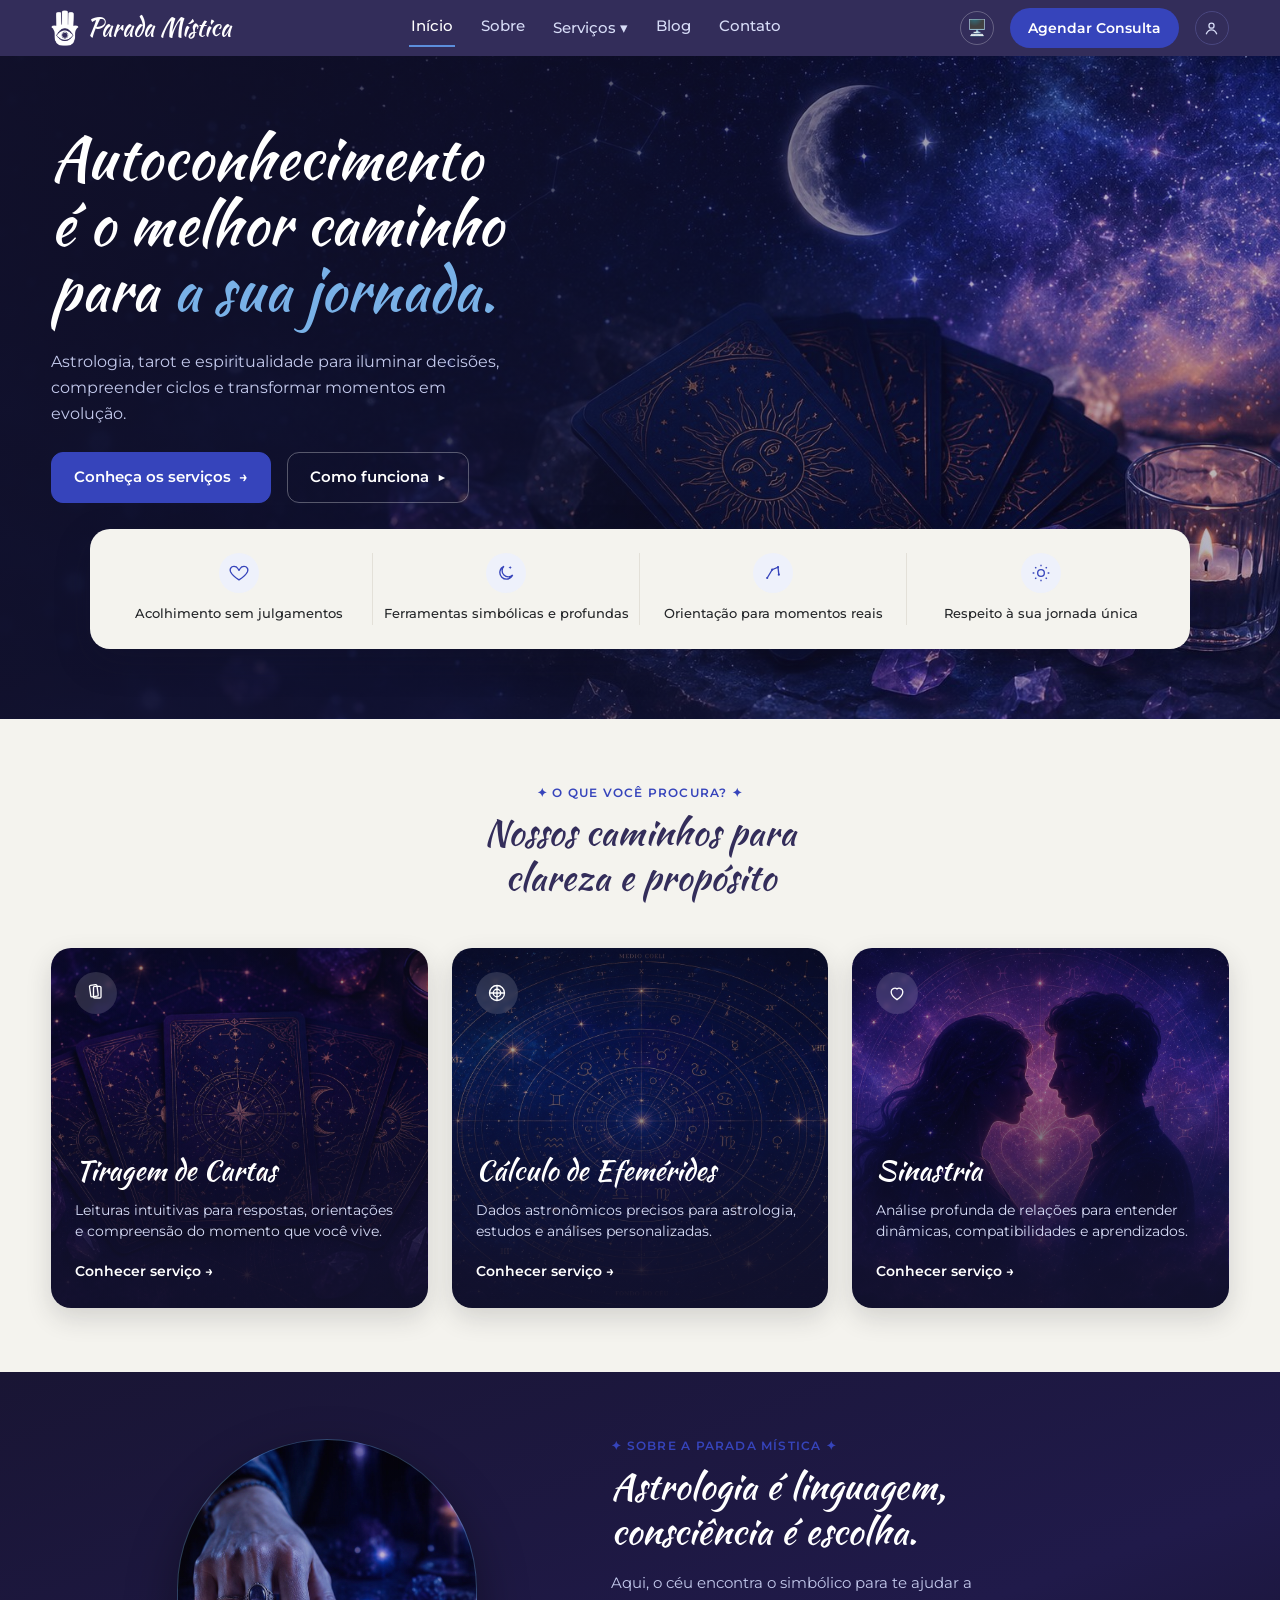
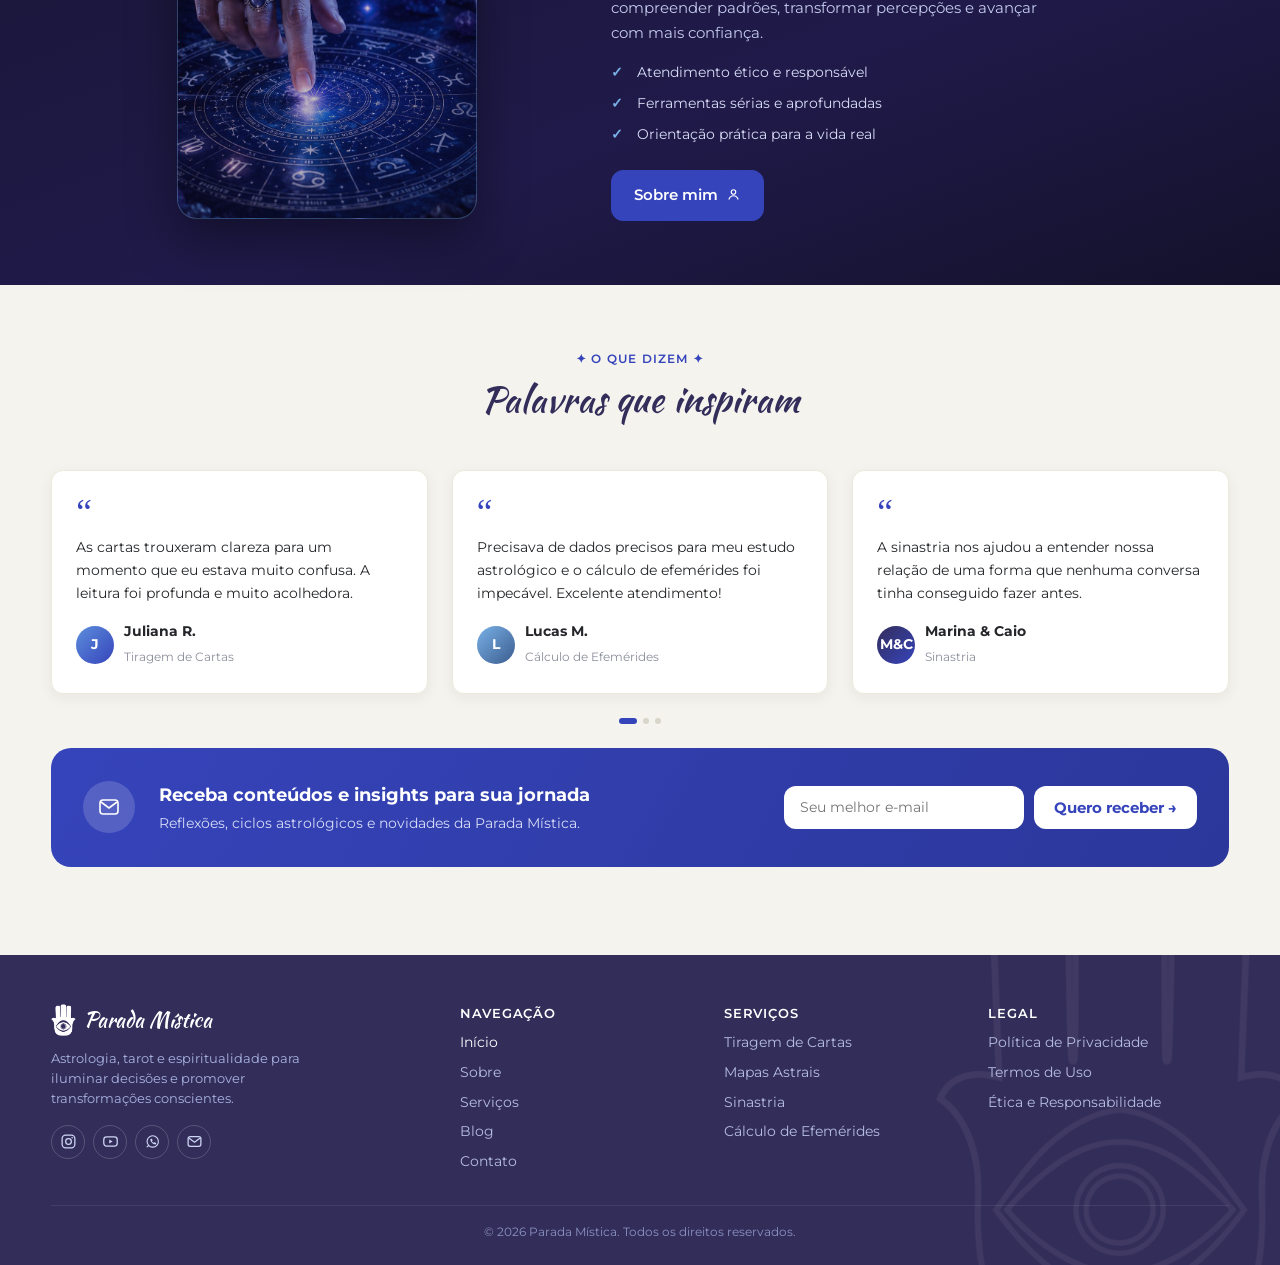
<file: index.html>
<!DOCTYPE html>
<html lang="pt-BR">

<head>
    <meta charset="UTF-8">
    <meta name="viewport" content="width=device-width, initial-scale=1.0">
    <title>Parada Mística - Astrologia, Tarot e Espiritualidade</title>
    <link rel="icon" href="assets/logo.png">
    <link rel="stylesheet" href="style.css">
    <meta name="description" content="Astrologia, tarot e espiritualidade para iluminar decisões, compreender ciclos e transformar momentos em evolução.">

    <!-- Open Graph / Facebook, WhatsApp, etc. -->
    <meta property="og:type" content="website">
    <meta property="og:url" content="https://paradamistica.netlify.app/">
    <meta property="og:title" content="Parada Mística - Astrologia, Tarot e Espiritualidade">
    <meta property="og:description" content="Astrologia, tarot e espiritualidade para iluminar decisões, compreender ciclos e transformar momentos em evolução.">
    <meta property="og:image" content="https://paradamistica.netlify.app/assets/og-image.jpg">
    <meta property="og:image:width" content="1200">
    <meta property="og:image:height" content="630">
    <meta property="og:locale" content="pt_BR">

    <!-- Twitter Card -->
    <meta name="twitter:card" content="summary_large_image">
    <meta name="twitter:url" content="https://paradamistica.netlify.app/">
    <meta name="twitter:title" content="Parada Mística - Astrologia, Tarot e Espiritualidade">
    <meta name="twitter:description" content="Astrologia, tarot e espiritualidade para iluminar decisões, compreender ciclos e transformar momentos em evolução.">
    <meta name="twitter:image" content="https://paradamistica.netlify.app/assets/og-image.jpg">
    <script>
        // Aplica tema antes do render para evitar flash
        (function(){
            const t = localStorage.getItem("cartarium_tema") || "sistema";
            if (t === "escuro" || (t === "sistema" && window.matchMedia("(prefers-color-scheme: dark)").matches)) {
                document.documentElement.setAttribute("data-tema", "escuro");
            }
        })();
    </script>
</head>

<body class="home-body">

<header class="pm-header">
    <div class="pm-header-inner">
        <a href="index.html" class="pm-brand">
            <img src="assets/hamsa-light.png" alt="Parada Mística">
            <span>Parada Mística</span>
        </a>
        <nav class="pm-nav" id="pm-nav-principal">
            <a href="index.html" class="ativo">Início</a>
            <a href="#" title="Página ainda não publicada">Sobre</a>
            <div class="pm-nav-dropdown">
                <a href="#" class="pm-nav-dropdown-trigger">Serviços ▾</a>
                <div class="pm-nav-dropdown-menu">
                    <a href="tiragem-cartas.html">Tiragem de Cartas</a>
                    <a href="mapas.html">Mapas Astrais</a>
                    <a href="sinastria.html">Sinastria</a>
                    <a href="efemerides.html">Efemérides</a>
                </div>
            </div>
            <a href="#" title="Página ainda não publicada">Blog</a>
            <a href="#" title="Página ainda não publicada">Contato</a>
        </nav>
        <div class="pm-header-actions">
            <button id="btn-tema" class="pm-btn-tema" onclick="ciclaTema()" title="Alternar tema">🌙</button>
            <a href="#" class="pm-btn-agendar" title="Página ainda não publicada">Agendar Consulta</a>
            <a href="#" class="pm-avatar" title="Página ainda não publicada"><svg viewBox="0 0 24 24" fill="none" stroke="currentColor" stroke-width="1.8"><circle cx="12" cy="8" r="3.6"/><path d="M4.5 20c1.4-3.8 4.4-6 7.5-6s6.1 2.2 7.5 6"/></svg></a>
            <button id="btn-menu-mobile" class="pm-hamburger" aria-label="Abrir menu" aria-expanded="false" aria-controls="pm-nav-principal">
                <span class="pm-hamburger-bars"><span></span><span></span><span></span></span>
            </button>
        </div>
    </div>
</header>

<!-- ══════════════════════════════════════════════════════════
     HERO
═══════════════════════════════════════════════════════════════ -->
<section class="home-hero">
    <div class="home-hero-inner">
        <h1 class="home-hero-title">
            Autoconhecimento<br>
            é o melhor caminho<br>
            para <span>a sua jornada.</span>
        </h1>
        <p class="home-hero-sub">Astrologia, tarot e espiritualidade para iluminar decisões, compreender ciclos e transformar momentos em evolução.</p>
        <div class="home-hero-ctas">
            <a href="#servicos" class="btn-cta-primary">Conheça os serviços <span>→</span></a>
            <a href="#sobre" class="btn-cta-secondary">Como funciona <span>▶</span></a>
        </div>
    </div>

    <div class="home-badges">
        <div class="home-badge">
            <span class="home-badge-icon">
                <svg viewBox="0 0 24 24" fill="none" stroke="currentColor" stroke-width="1.6" stroke-linecap="round" stroke-linejoin="round"><path d="M12 20.2s-7.6-4.6-10-9.4C.4 7.4 2.4 4 6 4c2.1 0 3.7 1.1 4.6 2.6l1.4 2.2 1.4-2.2C14.3 5.1 15.9 4 18 4c3.6 0 5.6 3.4 4 6.8-2.4 4.8-10 9.4-10 9.4z"/></svg>
            </span>
            <span>Acolhimento sem julgamentos</span>
        </div>
        <div class="home-badge">
            <span class="home-badge-icon">
                <svg viewBox="0 0 24 24" fill="none" stroke="currentColor" stroke-width="1.6"><path d="M20 14.5A8 8 0 1 1 9.5 4a6.5 6.5 0 0 0 10.5 10.5Z"/><path d="M17 3.5l.6 1.4 1.4.6-1.4.6-.6 1.4-.6-1.4-1.4-.6 1.4-.6z" fill="currentColor" stroke="none"/></svg>
            </span>
            <span>Ferramentas simbólicas e profundas</span>
        </div>
        <div class="home-badge">
            <span class="home-badge-icon">
                <svg viewBox="0 0 24 24" fill="none" stroke="currentColor" stroke-width="1.6"><circle cx="5" cy="18" r="1.3" fill="currentColor" stroke="none"/><circle cx="11" cy="8" r="1.3" fill="currentColor" stroke="none"/><circle cx="18" cy="5" r="1.3" fill="currentColor" stroke="none"/><circle cx="19" cy="14" r="1.3" fill="currentColor" stroke="none"/><path d="M5 18 11 8l7-3 1 9"/></svg>
            </span>
            <span>Orientação para momentos reais</span>
        </div>
        <div class="home-badge">
            <span class="home-badge-icon">
                <svg viewBox="0 0 24 24" fill="none" stroke="currentColor" stroke-width="1.6"><circle cx="12" cy="12" r="4"/><path d="M12 2v2M12 20v2M4 12H2M22 12h-2M5 5l1.4 1.4M17.6 17.6 19 19M19 5l-1.4 1.4M6.4 17.6 5 19"/></svg>
            </span>
            <span>Respeito à sua jornada única</span>
        </div>
    </div>
</section>

<!-- ══════════════════════════════════════════════════════════
     SERVIÇOS
═══════════════════════════════════════════════════════════════ -->
<section class="home-services" id="servicos">
    <div class="home-section-head">
        <span class="home-eyebrow">✦ O que você procura? ✦</span>
        <h2>Nossos caminhos para<br>clareza e propósito</h2>
    </div>

    <div class="service-grid">
        <a href="tiragem-cartas.html" class="service-card service-card-tarot">
            <span class="service-icon">
                <svg viewBox="0 0 24 24" fill="none" stroke="currentColor" stroke-width="1.6"><rect x="4" y="3" width="9" height="14" rx="1.5" transform="rotate(-8 4 3)"/><rect x="9" y="4" width="9" height="14" rx="1.5"/></svg>
            </span>
            <div class="service-card-body">
                <h3>Tiragem de Cartas</h3>
                <p>Leituras intuitivas para respostas, orientações e compreensão do momento que você vive.</p>
                <span class="service-link">Conhecer serviço <span>→</span></span>
            </div>
        </a>

        <a href="efemerides.html" class="service-card service-card-efemerides">
            <span class="service-icon">
                <svg viewBox="0 0 24 24" fill="none" stroke="currentColor" stroke-width="1.6"><circle cx="12" cy="12" r="9"/><circle cx="12" cy="12" r="4.5"/><path d="M12 3v18M3 12h18"/></svg>
            </span>
            <div class="service-card-body">
                <h3>Cálculo de Efemérides</h3>
                <p>Dados astronômicos precisos para astrologia, estudos e análises personalizadas.</p>
                <span class="service-link">Conhecer serviço <span>→</span></span>
            </div>
        </a>

        <a href="sinastria.html" class="service-card service-card-sinastria">
            <span class="service-icon">
                <svg viewBox="0 0 24 24" fill="none" stroke="currentColor" stroke-width="1.6"><path d="M12 20s-7-4.4-7-9.5A4.5 4.5 0 0 1 12 7a4.5 4.5 0 0 1 7 3.5C19 15.6 12 20 12 20Z"/></svg>
            </span>
            <div class="service-card-body">
                <h3>Sinastria</h3>
                <p>Análise profunda de relações para entender dinâmicas, compatibilidades e aprendizados.</p>
                <span class="service-link">Conhecer serviço <span>→</span></span>
            </div>
        </a>
    </div>
</section>

<!-- ══════════════════════════════════════════════════════════
     SOBRE
═══════════════════════════════════════════════════════════════ -->
<section class="home-about" id="sobre">
    <div class="home-about-inner">
        <div class="home-about-visual">
            <div class="home-about-arch"></div>
        </div>
        <div class="home-about-content">
            <span class="home-eyebrow">✦ Sobre a Parada Mística ✦</span>
            <h2>Astrologia é linguagem,<br>consciência é escolha.</h2>
            <p>Aqui, o céu encontra o simbólico para te ajudar a compreender padrões, transformar percepções e avançar com mais confiança.</p>
            <ul class="home-about-list">
                <li>Atendimento ético e responsável</li>
                <li>Ferramentas sérias e aprofundadas</li>
                <li>Orientação prática para a vida real</li>
            </ul>
            <a href="#" class="btn-cta-primary" title="Página ainda não publicada">Sobre mim <span><svg viewBox="0 0 24 24" fill="none" stroke="currentColor" stroke-width="1.8"><circle cx="12" cy="8" r="3.6"/><path d="M4.5 20c1.4-3.8 4.4-6 7.5-6s6.1 2.2 7.5 6"/></svg></span></a>
        </div>
    </div>
</section>

<!-- ══════════════════════════════════════════════════════════
     DEPOIMENTOS
═══════════════════════════════════════════════════════════════ -->
<section class="home-testimonials">
    <div class="home-section-head">
        <span class="home-eyebrow">✦ O que dizem ✦</span>
        <h2>Palavras que inspiram</h2>
    </div>

    <div class="testimonial-grid">
        <div class="testimonial-card">
            <span class="testimonial-quote">“</span>
            <p>As cartas trouxeram clareza para um momento que eu estava muito confusa. A leitura foi profunda e muito acolhedora.</p>
            <div class="testimonial-author">
                <span class="testimonial-avatar" style="background:linear-gradient(135deg,#5C8EDC,#3644BB)">J</span>
                <div>
                    <strong>Juliana R.</strong>
                    <small>Tiragem de Cartas</small>
                </div>
            </div>
        </div>
        <div class="testimonial-card">
            <span class="testimonial-quote">“</span>
            <p>Precisava de dados precisos para meu estudo astrológico e o cálculo de efemérides foi impecável. Excelente atendimento!</p>
            <div class="testimonial-author">
                <span class="testimonial-avatar" style="background:linear-gradient(135deg,#79B1E7,#3B5C8E)">L</span>
                <div>
                    <strong>Lucas M.</strong>
                    <small>Cálculo de Efemérides</small>
                </div>
            </div>
        </div>
        <div class="testimonial-card">
            <span class="testimonial-quote">“</span>
            <p>A sinastria nos ajudou a entender nossa relação de uma forma que nenhuma conversa tinha conseguido fazer antes.</p>
            <div class="testimonial-author">
                <span class="testimonial-avatar" style="background:linear-gradient(135deg,#332D5A,#3644BB)">M&amp;C</span>
                <div>
                    <strong>Marina &amp; Caio</strong>
                    <small>Sinastria</small>
                </div>
            </div>
        </div>
    </div>
    <div class="testimonial-dots">
        <span class="ativo"></span><span></span><span></span>
    </div>
</section>

<!-- ══════════════════════════════════════════════════════════
     NEWSLETTER
═══════════════════════════════════════════════════════════════ -->
<section class="home-newsletter-wrap">
    <div class="home-newsletter">
        <span class="home-newsletter-icon">
            <svg viewBox="0 0 24 24" fill="none" stroke="currentColor" stroke-width="1.6"><rect x="3" y="5" width="18" height="14" rx="3"/><path d="M4 7l8 6 8-6"/></svg>
        </span>
        <div class="home-newsletter-text">
            <h3>Receba conteúdos e insights para sua jornada</h3>
            <p>Reflexões, ciclos astrológicos e novidades da Parada Mística.</p>
        </div>
        <form class="home-newsletter-form" id="form-newsletter" onsubmit="return inscreverNewsletter(event)">
            <input type="email" required placeholder="Seu melhor e-mail" id="input-newsletter">
            <button type="submit">Quero receber <span>→</span></button>
        </form>
    </div>
    <p class="home-newsletter-msg" id="msg-newsletter"></p>
</section>

<!-- ══════════════════════════════════════════════════════════
     RODAPÉ
═══════════════════════════════════════════════════════════════ -->
<footer class="pm-footer">
    <img src="assets/hamsa-outline.png" class="pm-footer-watermark" alt="">
    <div class="pm-footer-inner">
        <div class="pm-footer-col pm-footer-about">
            <div class="pm-footer-brand">
                <img src="assets/hamsa-light.png" alt="Parada Mística">
                <span>Parada Mística</span>
            </div>
            <p>Astrologia, tarot e espiritualidade para iluminar decisões e promover transformações conscientes.</p>
            <div class="pm-footer-social">
                <a href="https://www.instagram.com/parada_mistica" target="_blank" rel="noopener" aria-label="Instagram" title="Instagram">
                    <svg viewBox="0 0 24 24" fill="none" stroke="currentColor" stroke-width="1.8"><rect x="3" y="3" width="18" height="18" rx="5"/><circle cx="12" cy="12" r="4"/><circle cx="17.2" cy="6.8" r="1.1" fill="currentColor" stroke="none"/></svg>
                </a>
                <a href="https://www.youtube.com/@Parada_Mistica" target="_blank" rel="noopener" aria-label="YouTube" title="YouTube">
                    <svg viewBox="0 0 24 24" fill="none" stroke="currentColor" stroke-width="1.8"><rect x="2.5" y="5.5" width="19" height="13" rx="4"/><path d="M10.2 9.3v5.4l4.8-2.7z" fill="currentColor" stroke="none"/></svg>
                </a>
                <a href="https://wa.me/5511966509361" target="_blank" rel="noopener" aria-label="WhatsApp" title="WhatsApp">
                    <svg viewBox="0 0 24 24" fill="none" stroke="currentColor" stroke-width="1.6"><path d="M6.5 17.5 4 20l2.6-2.4A8 8 0 1 1 12 20a8 8 0 0 1-5.5-2.5Z"/><path d="M9 9.2c0-.6.5-1.2 1.1-1.2h.6c.3 0 .6.2.7.5l.6 1.6c.1.3 0 .6-.2.8l-.6.6c.5 1 1.4 1.9 2.4 2.4l.6-.6c.2-.2.5-.3.8-.2l1.6.6c.3.1.5.4.5.7v.6c0 .6-.6 1.1-1.2 1.1-3.4 0-6.9-3.5-6.9-6.9Z" fill="currentColor" stroke="none"/></svg>
                </a>
                <a href="mailto:paradamistica@gmail.com" aria-label="E-mail" title="E-mail">
                    <svg viewBox="0 0 24 24" fill="none" stroke="currentColor" stroke-width="1.8"><rect x="3" y="5" width="18" height="14" rx="3"/><path d="M4 7l8 6 8-6"/></svg>
                </a>
            </div>
        </div>
        <div class="pm-footer-col">
            <h5>Navegação</h5>
            <a href="index.html" class="ativo">Início</a>
            <a href="#" title="Página ainda não publicada">Sobre</a>
            <a href="#" title="Página ainda não publicada">Serviços</a>
            <a href="#" title="Página ainda não publicada">Blog</a>
            <a href="#" title="Página ainda não publicada">Contato</a>
        </div>
        <div class="pm-footer-col">
            <h5>Serviços</h5>
            <a href="tiragem-cartas.html">Tiragem de Cartas</a>
            <a href="mapas.html">Mapas Astrais</a>
            <a href="sinastria.html">Sinastria</a>
            <a href="efemerides.html">Cálculo de Efemérides</a>
        </div>
        <div class="pm-footer-col">
            <h5>Legal</h5>
            <a href="#" title="Página ainda não publicada">Política de Privacidade</a>
            <a href="#" title="Página ainda não publicada">Termos de Uso</a>
            <a href="#" title="Página ainda não publicada">Ética e Responsabilidade</a>
        </div>
    </div>
    <p class="pm-footer-copy">© 2026 Parada Mística. Todos os direitos reservados.</p>
</footer>

<script>
function inscreverNewsletter(ev) {
    ev.preventDefault();
    const input = document.getElementById('input-newsletter');
    const msg = document.getElementById('msg-newsletter');
    // Aviso: este formulário ainda não está conectado a um serviço de e-mail
    // (Mailchimp, Brevo, etc.). Isso precisa ser integrado antes de publicar.
    msg.textContent = 'Obrigado! (Este formulário ainda precisa ser conectado a um serviço de e-mail de verdade.)';
    input.value = '';
    return false;
}
</script>
<script src="js/theme.js"></script>
<script src="js/nav-dropdown.js"></script>
<script src="js/mobile-menu.js"></script>

</body>
</html>
</file>
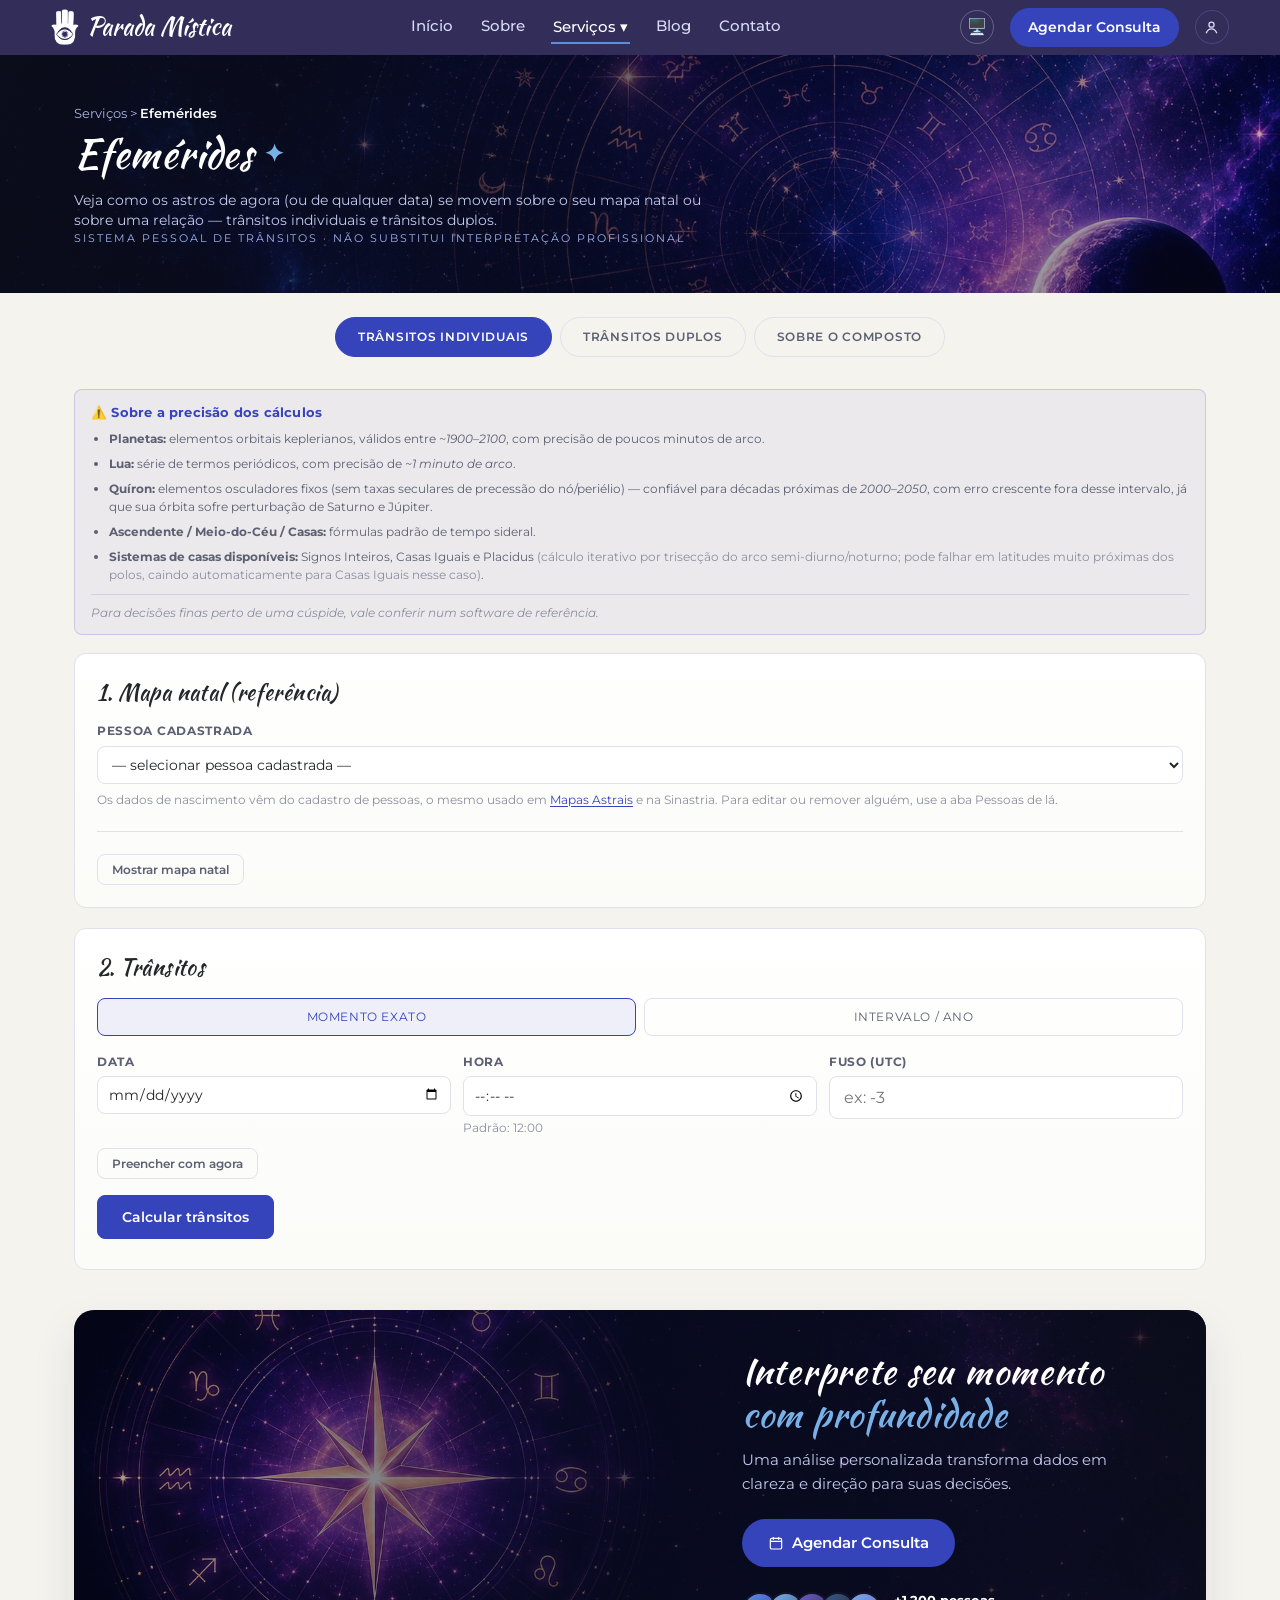
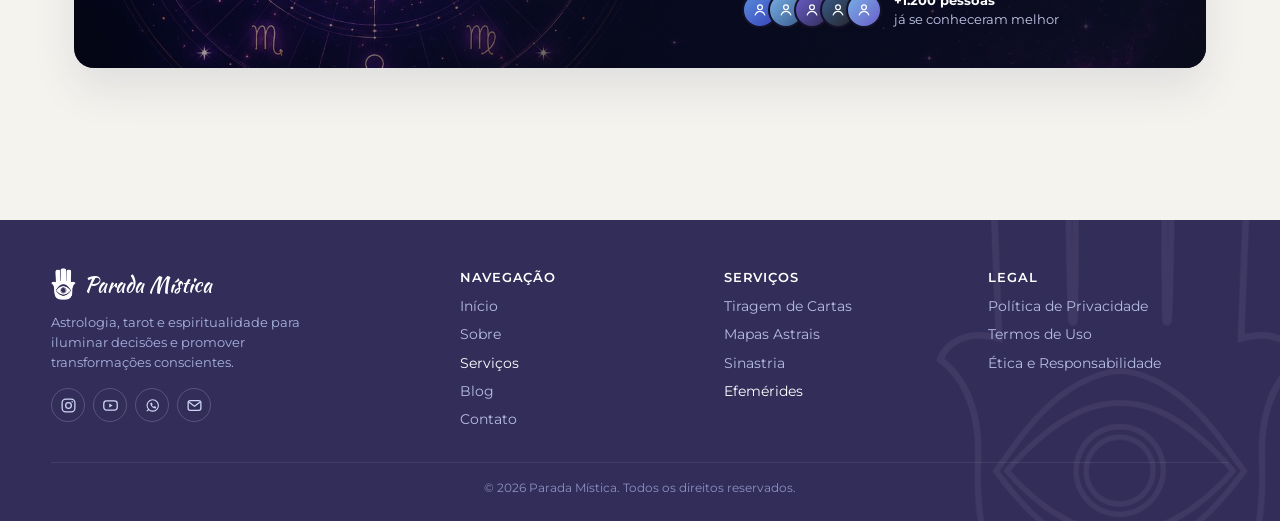
<file: efemerides.html>
<!DOCTYPE html>
<html lang="pt-BR">
<head>
<meta charset="UTF-8">
<meta name="viewport" content="width=device-width, initial-scale=1.0">
<title>Efemérides - Parada Mística</title>
<link rel="icon" href="assets/logo.png">
<link rel="stylesheet" href="style.css">
<link rel="stylesheet" href="astro/css/styles.css">
<meta name="description" content="Calcule trânsitos individuais e trânsitos duplos com precisão. Descubra como os astros se movem sobre o seu mapa natal ou sobre uma relação.">

<!-- Open Graph / Facebook, WhatsApp, etc. -->
<meta property="og:type" content="website">
<meta property="og:url" content="https://paradamistica.netlify.app/efemerides.html">
<meta property="og:title" content="Efemérides - Parada Mística">
<meta property="og:description" content="Calcule trânsitos individuais e trânsitos duplos com precisão. Descubra como os astros se movem sobre o seu mapa natal ou sobre uma relação.">
<meta property="og:image" content="https://paradamistica.netlify.app/assets/og-image.jpg">
<meta property="og:image:width" content="1200">
<meta property="og:image:height" content="630">
<meta property="og:locale" content="pt_BR">

<!-- Twitter Card -->
<meta name="twitter:card" content="summary_large_image">
<meta name="twitter:url" content="https://paradamistica.netlify.app/efemerides.html">
<meta name="twitter:title" content="Efemérides - Parada Mística">
<meta name="twitter:description" content="Calcule trânsitos individuais e trânsitos duplos com precisão. Descubra como os astros se movem sobre o seu mapa natal ou sobre uma relação.">
<meta name="twitter:image" content="https://paradamistica.netlify.app/assets/og-image.jpg">
<script>
    // Aplica tema antes do render para evitar flash
    (function(){
        const t = localStorage.getItem("cartarium_tema") || "sistema";
        if (t === "escuro" || (t === "sistema" && window.matchMedia("(prefers-color-scheme: dark)").matches)) {
            document.documentElement.setAttribute("data-tema", "escuro");
        }
    })();
</script>
</head>
<body>

<header class="pm-header">
    <div class="pm-header-inner">
        <a href="index.html" class="pm-brand">
            <img src="assets/hamsa-light.png" alt="Parada Mística">
            <span>Parada Mística</span>
        </a>
        <nav class="pm-nav" id="pm-nav-principal">
            <a href="index.html">Início</a>
            <a href="#" title="Página ainda não publicada">Sobre</a>
            <div class="pm-nav-dropdown">
                <a href="#" class="pm-nav-dropdown-trigger ativo">Serviços ▾</a>
                <div class="pm-nav-dropdown-menu">
                    <a href="tiragem-cartas.html">Tiragem de Cartas</a>
                    <a href="mapas.html">Mapas Astrais</a>
                    <a href="sinastria.html">Sinastria</a>
                    <a href="efemerides.html" class="ativo">Efemérides</a>
                </div>
            </div>
            <a href="#" title="Página ainda não publicada">Blog</a>
            <a href="#" title="Página ainda não publicada">Contato</a>
        </nav>
        <div class="pm-header-actions">
            <button id="btn-tema" class="pm-btn-tema" onclick="ciclaTema()" title="Alternar tema">🌙</button>
            <a href="#" class="pm-btn-agendar" title="Página ainda não publicada">Agendar Consulta</a>
            <a href="#" class="pm-avatar" title="Página ainda não publicada"><svg viewBox="0 0 24 24" fill="none" stroke="currentColor" stroke-width="1.8"><circle cx="12" cy="8" r="3.6"/><path d="M4.5 20c1.4-3.8 4.4-6 7.5-6s6.1 2.2 7.5 6"/></svg></a>
            <button id="btn-menu-mobile" class="pm-hamburger" aria-label="Abrir menu" aria-expanded="false" aria-controls="pm-nav-principal">
                <span class="pm-hamburger-bars"><span></span><span></span><span></span></span>
            </button>
        </div>
    </div>
</header>

<section class="efem-hero-section">
  <div class="efem-hero">
    <span class="pm-breadcrumb">Serviços &gt; <b>Efemérides</b></span>
    <h1>Efemérides <span class="efem-hero-spark">✦</span></h1>
    <div class="subtitle">Veja como os astros de agora (ou de qualquer data) se movem sobre o seu mapa natal ou sobre uma relação — trânsitos individuais e trânsitos duplos.</div>
    <div class="eyebrow">Sistema pessoal de trânsitos · não substitui interpretação profissional</div>
  </div>
</section>

<main>

<div class="tabs">
  <div class="tab active" id="tabTransitos" onclick="setView('transitos')">Trânsitos individuais</div>
  <div class="tab" id="tabDuplos" onclick="setView('duplos')">Trânsitos duplos</div>
  <div class="tab" id="tabComposto" onclick="setView('composto')">Sobre o composto</div>
</div>

<div id="viewTransitos">

<div class="note note-precisao">
  <p class="note-titulo">⚠️ Sobre a precisão dos cálculos</p>
  <ul>
    <li><strong>Planetas:</strong> elementos orbitais keplerianos, válidos entre <em>~1900–2100</em>, com precisão de poucos minutos de arco.</li>
    <li><strong>Lua:</strong> série de termos periódicos, com precisão de <em>~1 minuto de arco</em>.</li>
    <li><strong>Quíron:</strong> elementos osculadores fixos (sem taxas seculares de precessão do nó/periélio) — confiável para décadas próximas de <em>2000–2050</em>, com erro crescente fora desse intervalo, já que sua órbita sofre perturbação de Saturno e Júpiter.</li>
    <li><strong>Ascendente / Meio-do-Céu / Casas:</strong> fórmulas padrão de tempo sideral.</li>
    <li><strong>Sistemas de casas disponíveis:</strong> Signos Inteiros, Casas Iguais e Placidus <span class="note-dim">(cálculo iterativo por trisecção do arco semi-diurno/noturno; pode falhar em latitudes muito próximas dos polos, caindo automaticamente para Casas Iguais nesse caso)</span>.</li>
  </ul>
  <p class="note-rodape">Para decisões finas perto de uma cúspide, vale conferir num software de referência.</p>
</div>

<!-- ===================== MAPA NATAL ===================== -->
<div class="panel">
  <h2>1. Mapa natal (referência)</h2>
  <label>Pessoa cadastrada</label>
  <select id="natalPessoaSelect"></select>
  <div class="hint" id="natalPessoaResumo" style="margin-top:8px;"></div>
  <div class="hint" style="margin-top:6px;">Os dados de nascimento vêm do cadastro de pessoas, o mesmo usado em <a href="mapas.html#pessoas">Mapas Astrais</a> e na Sinastria. Para editar ou remover alguém, use a aba Pessoas de lá.</div>
  <div class="hint" id="natalMsg" style="margin-top:8px;"></div>

  <!-- Campos que o cálculo do mapa natal (features/natal.js) lê pelo id. Ficam ocultos:
       são preenchidos a partir da pessoa escolhida acima, não digitados aqui. -->
  <div hidden aria-hidden="true">
    <input type="text" id="natalName">
    <input type="text" id="natalSigla">
    <input type="text" id="citySearch">
    <input type="date" id="natalDate">
    <input type="time" id="natalTime">
    <input type="number" id="natalTz" step="0.5">
    <input type="number" id="natalLat" step="0.0001">
    <input type="number" id="natalLon" step="0.0001">
    <select id="houseSystem">
      <option value="whole">Signos Inteiros</option>
      <option value="equal">Casas Iguais</option>
      <option value="placidus">Placidus</option>
    </select>
  </div>
  <div class="divider"></div>
  <!-- O mapa natal fica recolhido por padrão (visual mais limpo); o botão abre e fecha,
       e a escolha é lembrada neste navegador (ver app-efemerides.js). -->
  <button type="button" class="btn secondary small" id="natalToggle" aria-expanded="false" aria-controls="natalOutput">Mostrar mapa natal</button>
  <div id="natalOutput" hidden style="margin-top:16px;"><div class="empty">Escolha uma pessoa para ver o mapa natal aqui.</div></div>
</div>

<!-- ===================== TRÂNSITOS ===================== -->
<div class="panel">
  <h2>2. Trânsitos</h2>
  <div class="mode-toggle">
    <div class="mode-btn active" id="modeSingleBtn" onclick="setMode('single')">Momento exato</div>
    <div class="mode-btn" id="modeRangeBtn" onclick="setMode('range')">Intervalo / ano</div>
  </div>

  <div id="singleFields">
    <div class="row3">
      <div><label>Data</label><input type="date" id="singleDate"></div>
      <div><label>Hora</label><input type="time" id="singleTime"><div class="hint">Padrão: 12:00</div></div>
      <div><label>Fuso (UTC)</label><input type="number" id="singleTz" step="0.5" placeholder="ex: -3"></div>
    </div>
    <button class="btn secondary small" style="margin-top:10px;" onclick="fillNow()">Preencher com agora</button>
  </div>

  <div id="rangeFields" style="display:none">
    <div class="row3">
      <div><label>Data inicial</label><input type="date" id="rangeStart" oninput="updateRangeWarn()"></div>
      <div><label>Data final</label><input type="date" id="rangeEnd" oninput="updateRangeWarn()"></div>
      <div><label>Passo (dias)</label><input type="number" id="rangeStep" value="1" min="1" max="10" oninput="updateRangeWarn()"></div>
    </div>
    <div class="hint" style="margin:8px 0 4px;">Atalhos de período (a partir de hoje):</div>
    <div class="preset-row">
      <button type="button" class="btn secondary small" onclick="fillPreset('hoje')">Hoje</button>
      <button type="button" class="btn secondary small" onclick="fillPreset('semana')">Esta semana</button>
      <button type="button" class="btn secondary small" onclick="fillPreset('mes')">Este mês</button>
      <button type="button" class="btn secondary small" onclick="fillPreset('semestre')">Este semestre</button>
      <button type="button" class="btn secondary small" onclick="fillPreset('ano')">Este ano</button>
    </div>
    <div class="hint">Para "todos os trânsitos de 1 ano", use 01/01 a 31/12. Para vários anos, apenas amplie o intervalo (períodos longos podem levar alguns segundos para calcular).</div>
    <div class="hint" id="rangeWarn" style="margin-top:6px;"></div>
  </div>

  <button class="btn" onclick="calcTransits()">Calcular trânsitos</button>
  <div id="transitStatus" class="hint" style="margin-top:8px;"></div>
</div>

<!-- ===================== RESULTADOS ===================== -->
<div class="panel" id="resultsPanel" style="display:none;">
  <h2>3. Posições em trânsito</h2>
  <div class="scroll-hint">↔ as tabelas têm mais colunas do que cabem na tela — arraste para os lados para ver tudo.</div>
  <div class="scroll-wrap" style="margin-bottom:26px;">
    <table id="positionsTable"><thead></thead><tbody></tbody></table>
  </div>

  <h2>4. Aspectos (ordenados por impacto)</h2>
  <div class="filters">
    <div class="f">
      <label>Planeta em trânsito</label>
      <select id="fPlanet"><option value="">Todos</option></select>
    </div>
    <div class="f">
      <label>Signo</label>
      <select id="fSign"><option value="">Todos</option></select>
    </div>
    <div class="f">
      <label>Casa natal</label>
      <select id="fHouse"><option value="">Todas</option></select>
    </div>
    <div class="f">
      <label>Tipo de aspecto</label>
      <select id="fAspect"><option value="">Todos</option></select>
    </div>
    <div class="f">
      <label>Ponto natal</label>
      <select id="fNatal"><option value="">Todos</option></select>
    </div>
    <div class="f" style="min-width:120px; flex:0.6;">
      <label>Impacto mínimo</label>
      <input type="number" id="fImpact" min="0" max="100" step="1" value="0" placeholder="0–100">
    </div>
    <div class="f" style="min-width:150px; flex:0.6;">
      <label>Máx. por seção</label>
      <input type="number" id="fLimit" min="1" step="1" placeholder="todos">
    </div>
    <div class="f zero-toggle">
      <label class="chk" title="Aspectos cujo orbe passou do teto específico do tipo de astro (Quíron/Lilith/Nodo/Vértice/Fortuna/Espírito/transpessoais) — considerados irrelevantes, peso zerado.">
        <input type="checkbox" id="fShowZeroed" onchange="renderAspectsTable()"> Mostrar zerados
      </label>
    </div>
  </div>

  <div class="resultsbar">
    <span class="count" id="resultCount"></span>
    <div class="toolbar">
      <button class="btn secondary small" onclick="copyForAI('all', this)">Copiar tudo para IA</button>
      <button class="btn secondary small" onclick="exportResultsJson()">Exportar JSON</button>
      <button class="btn secondary small" onclick="exportResultsCsv()">Exportar CSV</button>
    </div>
  </div>

  <div id="backgroundBlock" style="display:none">
    <h3 class="subhead">Pano de fundo <span class="hint">— trânsitos lentos já em curso, que atravessam todo o período calculado</span></h3>
    <div class="scroll-wrap" style="margin-bottom:10px;">
      <table id="backgroundTable"><thead></thead><tbody></tbody></table>
    </div>
    <div class="resultsbar" style="margin-bottom:26px;">
      <span></span>
      <div class="toolbar">
        <button class="btn secondary small" onclick="copyForAI('background', this)">Copiar pano de fundo</button>
      </div>
    </div>
  </div>

  <h3 class="subhead period" id="periodHeading" style="display:none;">Eventos do período</h3>
  <div class="scroll-wrap" style="margin-bottom:10px;">
    <table id="aspectsTable"><thead></thead><tbody></tbody></table>
  </div>
  <div class="resultsbar" id="periodCopyBar" style="display:none;">
    <span></span>
    <div class="toolbar">
      <button class="btn secondary small" onclick="copyForAI('period', this)">Copiar eventos do período</button>
    </div>
  </div>
  <div class="copybox" id="copyBox"></div>
  <textarea id="copyArea"></textarea>
</div>

</div>
<!-- ===================== fim viewTransitos ===================== -->

<!-- ===================== SINASTRIA ===================== -->
<div id="viewDuplos" style="display:none">

<!-- ===================== TRÂNSITOS DUPLOS ===================== -->
<div class="panel">
  <h2>Trânsitos duplos</h2>
  <div class="hint" style="margin-bottom:10px;">Um trânsito duplo é quando o mesmo planeta em trânsito forma aspecto com um ponto de A <strong>e</strong> com um ponto de B ao mesmo tempo — diferente de um trânsito sobre o mapa composto, aqui o "gatilho" é o mesmo planeta tocando os dois mapas originais simultaneamente, o que costuma ser lido como um evento que ativa a relação como um todo.</div>
  <div id="dtPeopleSummary" style="margin-bottom:14px;"></div>
  <div class="mode-toggle">
    <div class="mode-btn active" id="dtModeSingleBtn" onclick="dtSetMode('single')">Momento exato</div>
    <div class="mode-btn" id="dtModeRangeBtn" onclick="dtSetMode('range')">Intervalo / ano</div>
  </div>

  <div id="dtSingleFields">
    <div class="row3">
      <div><label>Data</label><input type="date" id="dtSingleDate"></div>
      <div><label>Hora</label><input type="time" id="dtSingleTime"><div class="hint">Padrão: 12:00</div></div>
      <div><label>Fuso (UTC)</label><input type="number" id="dtSingleTz" step="0.5" placeholder="ex: -3"></div>
    </div>
    <button class="btn secondary small" style="margin-top:10px;" onclick="dtFillNow()">Preencher com agora</button>
  </div>

  <div id="dtRangeFields" style="display:none">
    <div class="row3">
      <div><label>Data inicial</label><input type="date" id="dtRangeStart" oninput="dtUpdateRangeWarn()"></div>
      <div><label>Data final</label><input type="date" id="dtRangeEnd" oninput="dtUpdateRangeWarn()"></div>
      <div><label>Passo (dias)</label><input type="number" id="dtRangeStep" value="1" min="1" max="30" oninput="dtUpdateRangeWarn()"></div>
    </div>
    <div class="hint" id="dtRangeWarn" style="margin-top:6px;"></div>
    <div class="hint" style="margin:8px 0 4px;">Atalhos de período (a partir de hoje):</div>
    <div class="preset-row">
      <button type="button" class="btn secondary small" onclick="dtFillPreset('hoje')">Hoje</button>
      <button type="button" class="btn secondary small" onclick="dtFillPreset('semana')">Esta semana</button>
      <button type="button" class="btn secondary small" onclick="dtFillPreset('mes')">Este mês</button>
      <button type="button" class="btn secondary small" onclick="dtFillPreset('semestre')">Este semestre</button>
      <button type="button" class="btn secondary small" onclick="dtFillPreset('ano')">Este ano</button>
    </div>
  </div>

  <button class="btn" id="dtCalcBtn" onclick="calcDoubleTransits()">Calcular trânsitos duplos</button>
  <div id="dtStatus" class="hint" style="margin-top:8px;"></div>
</div>

<div class="panel" id="dtResultsPanel" style="display:none;">
  <h2>Aspectos duplos (ordenados por impacto)</h2>
  <div class="filters">
    <div class="f">
      <label>Planeta em trânsito</label>
      <select id="dtFPlanet"><option value="">Todos</option></select>
    </div>
    <div class="f">
      <label>Ponto de A</label>
      <select id="dtFA"><option value="">Todos</option></select>
    </div>
    <div class="f">
      <label>Ponto de B</label>
      <select id="dtFB"><option value="">Todos</option></select>
    </div>
    <div class="f" style="min-width:120px; flex:0.6;">
      <label>Impacto mínimo</label>
      <input type="number" id="dtFImpact" min="0" max="100" step="1" value="0" placeholder="0–100">
    </div>
    <div class="f zero-toggle">
      <label class="chk" title="Aspectos individuais (dentro de Toca A / Toca B) cujo orbe passou do teto específico do tipo de astro — considerados irrelevantes, peso zerado.">
        <input type="checkbox" id="dtShowZeroed" onchange="renderDoubleTable()"> Mostrar zerados
      </label>
    </div>
  </div>
  <div class="resultsbar">
    <span class="count" id="dtResultCount"></span>
    <div class="toolbar">
      <button class="btn secondary small" onclick="copyDoubleForAI(this)">Copiar para IA</button>
      <button class="btn secondary small" onclick="exportDoubleJson()">Exportar JSON</button>
      <button class="btn secondary small" onclick="exportDoubleCsv()">Exportar CSV</button>
    </div>
  </div>
  <div class="scroll-hint">↔ arraste para os lados para ver todas as colunas.</div>
  <div class="scroll-wrap" style="margin-bottom:10px;">
    <table id="dtAspectsTable"><thead></thead><tbody></tbody></table>
  </div>
  <div class="copybox" id="dtCopyBox"></div>
  <textarea id="dtCopyArea" style="position:absolute; left:-9999px;"></textarea>
</div>

</div>
<!-- ===================== fim viewDuplos ===================== -->

<!-- ===================== TRÂNSITOS SOBRE O COMPOSTO ===================== -->
<div id="viewComposto" style="display:none">

<div class="panel">
  <h2>Trânsitos sobre o composto</h2>
  <div class="hint" style="margin-bottom:10px;">Trânsitos sobre o mapa composto (ponto médio circular entre A e B) mostram as fases da relação como um "organismo" próprio — crescimento, crise, consolidação — diferente dos trânsitos duplos, que olham o mesmo planeta tocando os dois mapas originais separadamente.</div>
  <div id="coPeopleSummary" style="margin-bottom:10px;"></div>
  <div class="row" style="margin-bottom:14px;">
    <div>
      <label>Sistema de casas do composto</label>
      <select id="coHouseSystem" onchange="coRecomputeFromStorage()">
        <option value="whole">Signos Inteiros</option>
        <option value="equal">Casas Iguais</option>
      </select>
    </div>
    <div></div>
  </div>
  <div class="mode-toggle">
    <div class="mode-btn active" id="coModeSingleBtn" onclick="coSetMode('single')">Momento exato</div>
    <div class="mode-btn" id="coModeRangeBtn" onclick="coSetMode('range')">Intervalo / ano</div>
  </div>

  <div id="coSingleFields">
    <div class="row3">
      <div><label>Data</label><input type="date" id="coSingleDate"></div>
      <div><label>Hora</label><input type="time" id="coSingleTime"><div class="hint">Padrão: 12:00</div></div>
      <div><label>Fuso (UTC)</label><input type="number" id="coSingleTz" step="0.5" placeholder="ex: -3"></div>
    </div>
    <button class="btn secondary small" style="margin-top:10px;" onclick="coFillNow()">Preencher com agora</button>
  </div>

  <div id="coRangeFields" style="display:none">
    <div class="row3">
      <div><label>Data inicial</label><input type="date" id="coRangeStart" oninput="coUpdateRangeWarn()"></div>
      <div><label>Data final</label><input type="date" id="coRangeEnd" oninput="coUpdateRangeWarn()"></div>
      <div><label>Passo (dias)</label><input type="number" id="coRangeStep" value="1" min="1" max="10" oninput="coUpdateRangeWarn()"></div>
    </div>
    <div class="hint" style="margin:8px 0 4px;">Atalhos de período (a partir de hoje):</div>
    <div class="preset-row">
      <button type="button" class="btn secondary small" onclick="coFillPreset('hoje')">Hoje</button>
      <button type="button" class="btn secondary small" onclick="coFillPreset('semana')">Esta semana</button>
      <button type="button" class="btn secondary small" onclick="coFillPreset('mes')">Este mês</button>
      <button type="button" class="btn secondary small" onclick="coFillPreset('semestre')">Este semestre</button>
      <button type="button" class="btn secondary small" onclick="coFillPreset('ano')">Este ano</button>
    </div>
    <div class="hint" id="coRangeWarn" style="margin-top:6px;"></div>
  </div>

  <button class="btn" id="coCalcTransitsBtn" onclick="calcCompositeTransits()">Calcular trânsitos sobre o composto</button>
  <div id="coTransitStatus" class="hint" style="margin-top:8px;"></div>
</div>

<div class="panel" id="coResultsPanel" style="display:none;">
  <h2>Posições em trânsito (sobre o composto)</h2>
  <div class="scroll-wrap" style="margin-bottom:26px;">
    <table id="coPositionsTable"><thead></thead><tbody></tbody></table>
  </div>

  <h2>Aspectos (ordenados por impacto)</h2>
  <div class="filters">
    <div class="f">
      <label>Planeta em trânsito</label>
      <select id="coFPlanet"><option value="">Todos</option></select>
    </div>
    <div class="f">
      <label>Signo</label>
      <select id="coFSign"><option value="">Todos</option></select>
    </div>
    <div class="f">
      <label>Casa do composto</label>
      <select id="coFHouse"><option value="">Todas</option></select>
    </div>
    <div class="f">
      <label>Tipo de aspecto</label>
      <select id="coFAspect"><option value="">Todos</option></select>
    </div>
    <div class="f">
      <label>Ponto do composto</label>
      <select id="coFNatal"><option value="">Todos</option></select>
    </div>
    <div class="f" style="min-width:120px; flex:0.6;">
      <label>Impacto mínimo</label>
      <input type="number" id="coFImpact" min="0" max="100" step="1" value="0" placeholder="0–100">
    </div>
    <div class="f" style="min-width:150px; flex:0.6;">
      <label>Máx. por seção</label>
      <input type="number" id="coFLimit" min="1" step="1" placeholder="todos">
    </div>
    <div class="f zero-toggle">
      <label class="chk" title="Aspectos cujo orbe passou do teto específico do tipo de astro (Quíron/Lilith/Nodo/Vértice/Fortuna/Espírito/transpessoais) — considerados irrelevantes, peso zerado.">
        <input type="checkbox" id="coShowZeroed" onchange="renderCompositeAspectsTable()"> Mostrar zerados
      </label>
    </div>
  </div>

  <div class="resultsbar">
    <span class="count" id="coResultCount"></span>
    <div class="toolbar">
      <button class="btn secondary small" onclick="copyCompositeForAI('all', this)">Copiar tudo para IA</button>
      <button class="btn secondary small" onclick="exportCompositeJson()">Exportar JSON</button>
      <button class="btn secondary small" onclick="exportCompositeCsv()">Exportar CSV</button>
    </div>
  </div>

  <div id="coBackgroundBlock" style="display:none">
    <h3 class="subhead">Pano de fundo <span class="hint">— trânsitos lentos já em curso, que atravessam todo o período calculado</span></h3>
    <div class="scroll-wrap" style="margin-bottom:10px;">
      <table id="coBackgroundTable"><thead></thead><tbody></tbody></table>
    </div>
    <div class="resultsbar" style="margin-bottom:26px;">
      <span></span>
      <div class="toolbar">
        <button class="btn secondary small" onclick="copyCompositeForAI('background', this)">Copiar pano de fundo</button>
      </div>
    </div>
  </div>

  <h3 class="subhead period" id="coPeriodHeading" style="display:none;">Eventos do período</h3>
  <div class="scroll-wrap" style="margin-bottom:10px;">
    <table id="coAspectsTable"><thead></thead><tbody></tbody></table>
  </div>
  <div class="resultsbar" id="coPeriodCopyBar" style="display:none;">
    <span></span>
    <div class="toolbar">
      <button class="btn secondary small" onclick="copyCompositeForAI('period', this)">Copiar eventos do período</button>
    </div>
  </div>
  <div class="copybox" id="coCopyBox"></div>
  <textarea id="coCopyArea" style="position:absolute; left:-9999px;"></textarea>
</div>

</div>
<!-- ===================== fim viewComposto ===================== -->

<section class="cta-banner">
  <div class="cta-banner-bg efem-cta-bg"></div>
  <div class="cta-banner-inner">
    <div class="cta-banner-text">
      <h2>Interprete seu momento <span class="accent">com profundidade</span></h2>
      <p>Uma análise personalizada transforma dados em clareza e direção para suas decisões.</p>
      <a href="#" class="cta-banner-btn" title="Página ainda não publicada">
        <svg viewBox="0 0 24 24" fill="none" stroke="currentColor" stroke-width="1.8"><rect x="3.5" y="5" width="17" height="16" rx="2.4"/><path d="M3.5 9.5h17M8 3v4M16 3v4"/></svg>
        Agendar Consulta
      </a>
      <div class="cta-social">
        <div class="cta-avatars">
          <span class="cta-avatar"><svg viewBox="0 0 24 24" fill="none" stroke="currentColor" stroke-width="1.8"><circle cx="12" cy="8" r="3.6"/><path d="M4.5 20c1.4-3.8 4.4-6 7.5-6s6.1 2.2 7.5 6"/></svg></span>
          <span class="cta-avatar"><svg viewBox="0 0 24 24" fill="none" stroke="currentColor" stroke-width="1.8"><circle cx="12" cy="8" r="3.6"/><path d="M4.5 20c1.4-3.8 4.4-6 7.5-6s6.1 2.2 7.5 6"/></svg></span>
          <span class="cta-avatar"><svg viewBox="0 0 24 24" fill="none" stroke="currentColor" stroke-width="1.8"><circle cx="12" cy="8" r="3.6"/><path d="M4.5 20c1.4-3.8 4.4-6 7.5-6s6.1 2.2 7.5 6"/></svg></span>
          <span class="cta-avatar"><svg viewBox="0 0 24 24" fill="none" stroke="currentColor" stroke-width="1.8"><circle cx="12" cy="8" r="3.6"/><path d="M4.5 20c1.4-3.8 4.4-6 7.5-6s6.1 2.2 7.5 6"/></svg></span>
          <span class="cta-avatar"><svg viewBox="0 0 24 24" fill="none" stroke="currentColor" stroke-width="1.8"><circle cx="12" cy="8" r="3.6"/><path d="M4.5 20c1.4-3.8 4.4-6 7.5-6s6.1 2.2 7.5 6"/></svg></span>
        </div>
        <div class="cta-social-text"><strong>+1.200 pessoas</strong><br>já se conheceram melhor</div>
      </div>
    </div>
  </div>
</section>

</main>

<!-- Ponto de entrada da aplicação. Módulo ES — precisa ser servido via http(s)://,
     não abre direto com file:// (ver README.md, seção "Como rodar"). -->

<footer class="pm-footer">
    <img src="assets/hamsa-outline.png" class="pm-footer-watermark" alt="">
    <div class="pm-footer-inner">
        <div class="pm-footer-col pm-footer-about">
            <div class="pm-footer-brand">
                <img src="assets/hamsa-light.png" alt="Parada Mística">
                <span>Parada Mística</span>
            </div>
            <p>Astrologia, tarot e espiritualidade para iluminar decisões e promover transformações conscientes.</p>
            <div class="pm-footer-social">
                <a href="https://www.instagram.com/parada_mistica" target="_blank" rel="noopener" aria-label="Instagram" title="Instagram">
                    <svg viewBox="0 0 24 24" fill="none" stroke="currentColor" stroke-width="1.8"><rect x="3" y="3" width="18" height="18" rx="5"/><circle cx="12" cy="12" r="4"/><circle cx="17.2" cy="6.8" r="1.1" fill="currentColor" stroke="none"/></svg>
                </a>
                <a href="https://www.youtube.com/@Parada_Mistica" target="_blank" rel="noopener" aria-label="YouTube" title="YouTube">
                    <svg viewBox="0 0 24 24" fill="none" stroke="currentColor" stroke-width="1.8"><rect x="2.5" y="5.5" width="19" height="13" rx="4"/><path d="M10.2 9.3v5.4l4.8-2.7z" fill="currentColor" stroke="none"/></svg>
                </a>
                <a href="https://wa.me/5511966509361" target="_blank" rel="noopener" aria-label="WhatsApp" title="WhatsApp">
                    <svg viewBox="0 0 24 24" fill="none" stroke="currentColor" stroke-width="1.6"><path d="M6.5 17.5 4 20l2.6-2.4A8 8 0 1 1 12 20a8 8 0 0 1-5.5-2.5Z"/><path d="M9 9.2c0-.6.5-1.2 1.1-1.2h.6c.3 0 .6.2.7.5l.6 1.6c.1.3 0 .6-.2.8l-.6.6c.5 1 1.4 1.9 2.4 2.4l.6-.6c.2-.2.5-.3.8-.2l1.6.6c.3.1.5.4.5.7v.6c0 .6-.6 1.1-1.2 1.1-3.4 0-6.9-3.5-6.9-6.9Z" fill="currentColor" stroke="none"/></svg>
                </a>
                <a href="mailto:paradamistica@gmail.com" aria-label="E-mail" title="E-mail">
                    <svg viewBox="0 0 24 24" fill="none" stroke="currentColor" stroke-width="1.8"><rect x="3" y="5" width="18" height="14" rx="3"/><path d="M4 7l8 6 8-6"/></svg>
                </a>
            </div>
        </div>
        <div class="pm-footer-col">
            <h5>Navegação</h5>
            <a href="index.html">Início</a>
            <a href="#" title="Página ainda não publicada">Sobre</a>
            <a href="#" class="ativo" title="Página ainda não publicada">Serviços</a>
            <a href="#" title="Página ainda não publicada">Blog</a>
            <a href="#" title="Página ainda não publicada">Contato</a>
        </div>
        <div class="pm-footer-col">
            <h5>Serviços</h5>
            <a href="tiragem-cartas.html">Tiragem de Cartas</a>
            <a href="mapas.html">Mapas Astrais</a>
            <a href="sinastria.html">Sinastria</a>
            <a href="efemerides.html" class="ativo">Efemérides</a>
        </div>
        <div class="pm-footer-col">
            <h5>Legal</h5>
            <a href="#" title="Página ainda não publicada">Política de Privacidade</a>
            <a href="#" title="Página ainda não publicada">Termos de Uso</a>
            <a href="#" title="Página ainda não publicada">Ética e Responsabilidade</a>
        </div>
    </div>
    <p class="pm-footer-copy">© 2026 Parada Mística. Todos os direitos reservados.</p>
</footer>

<script src="js/theme.js"></script>
<script src="js/nav-dropdown.js"></script>
<script src="js/mobile-menu.js"></script>
<script type="module" src="astro/js/ui/app-efemerides.js"></script>
</body>
</html>
</file>
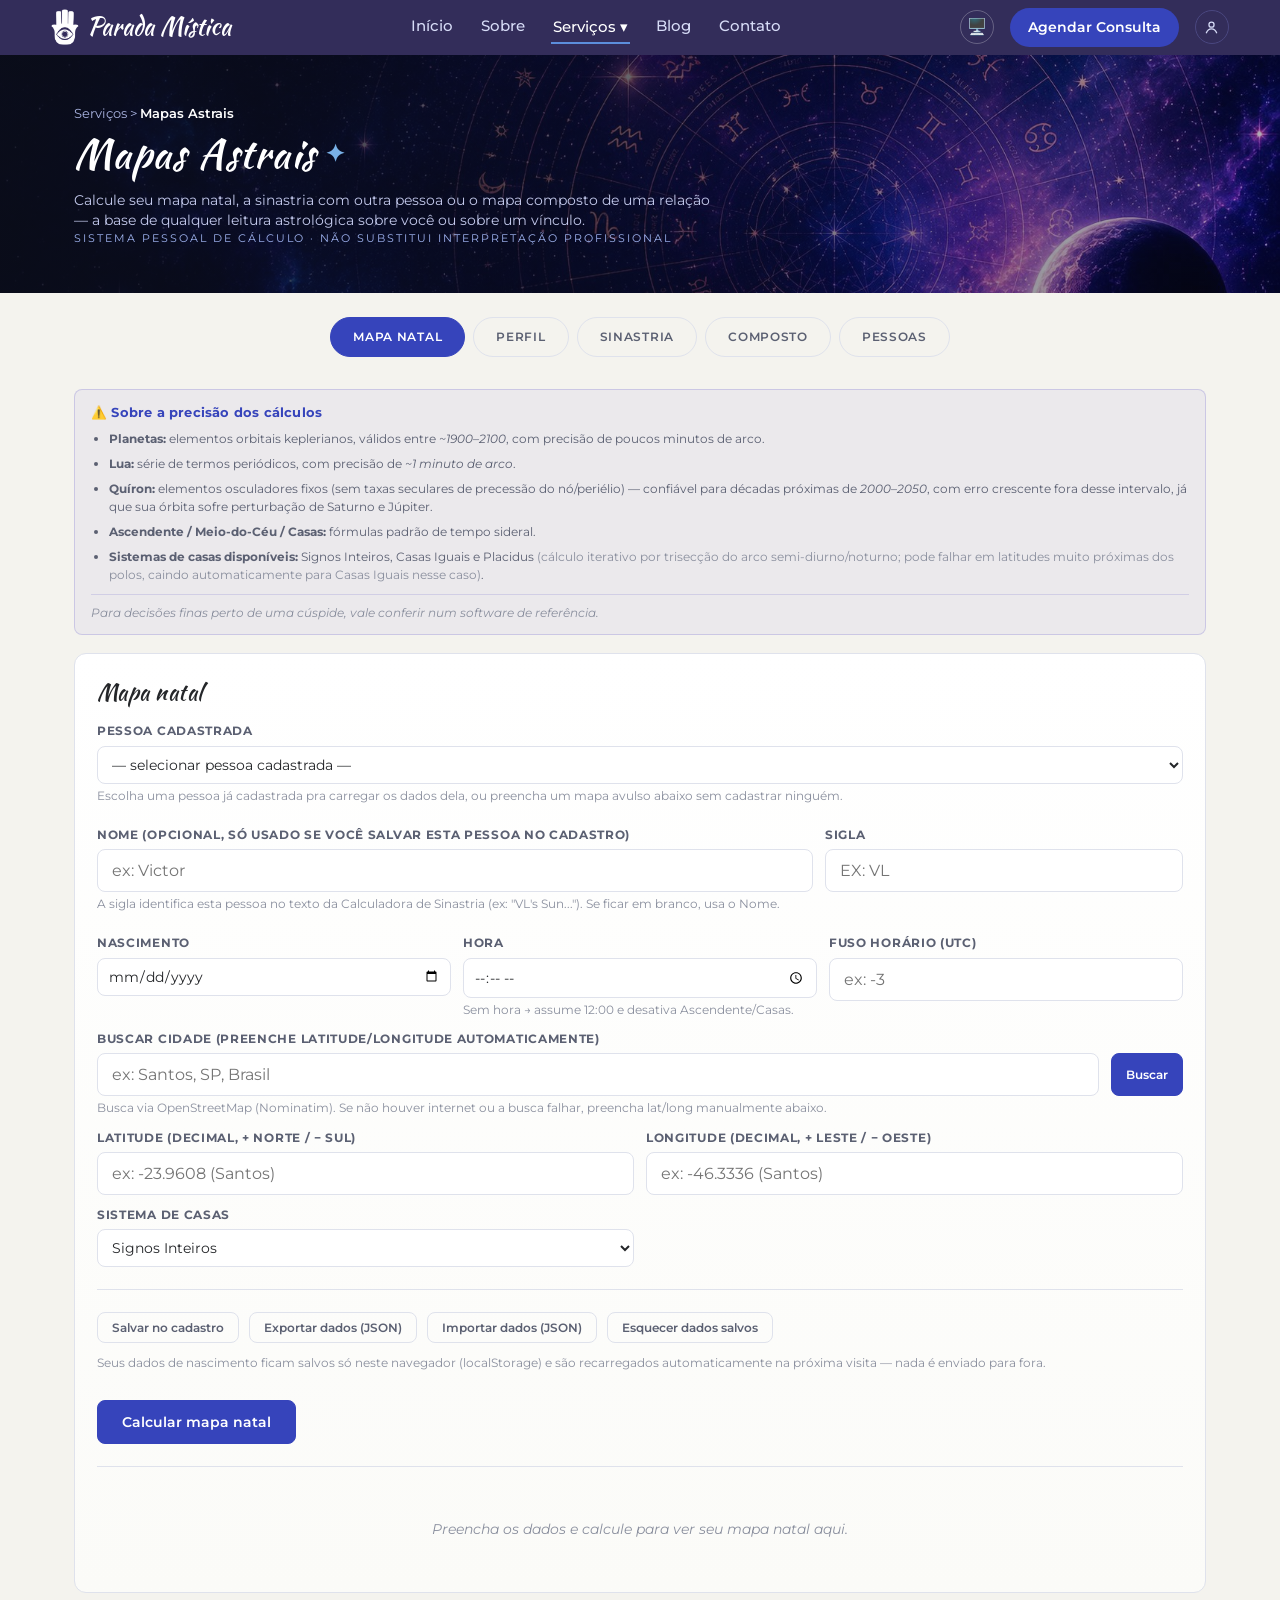
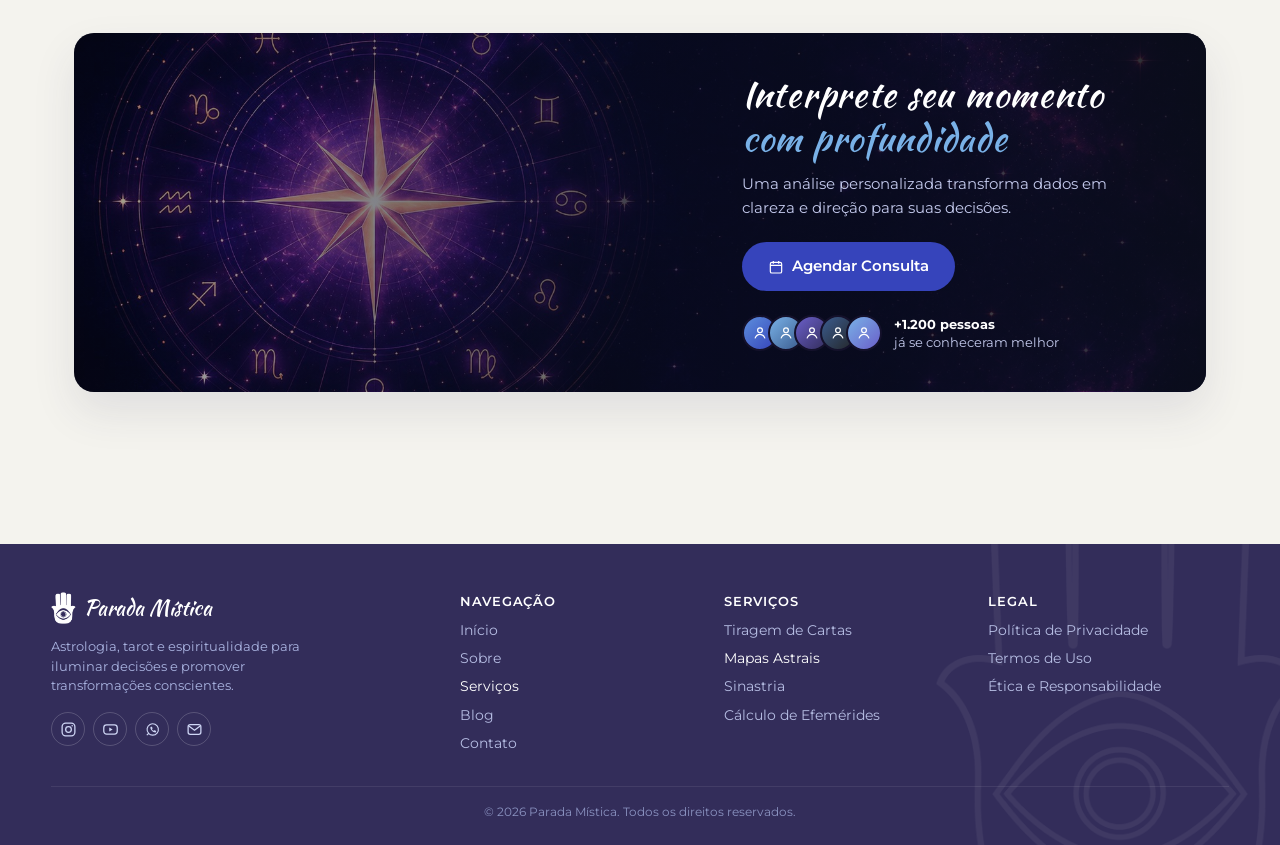
<file: mapas.html>
<!DOCTYPE html>
<html lang="pt-BR">
<head>
<meta charset="UTF-8">
<meta name="viewport" content="width=device-width, initial-scale=1.0">
<title>Mapas Astrais - Parada Mística</title>
<link rel="icon" href="assets/logo.png">
<link rel="stylesheet" href="style.css">
<link rel="stylesheet" href="astro/css/styles.css">
<meta name="description" content="Calcule mapa natal, sinastria e mapa composto com precisão. A base de qualquer leitura astrológica sobre você ou sobre uma relação.">

<!-- Open Graph / Facebook, WhatsApp, etc. -->
<meta property="og:type" content="website">
<meta property="og:url" content="https://paradamistica.netlify.app/mapas.html">
<meta property="og:title" content="Mapas Astrais - Parada Mística">
<meta property="og:description" content="Calcule mapa natal, sinastria e mapa composto com precisão. A base de qualquer leitura astrológica sobre você ou sobre uma relação.">
<meta property="og:image" content="https://paradamistica.netlify.app/assets/og-image.jpg">
<meta property="og:image:width" content="1200">
<meta property="og:image:height" content="630">
<meta property="og:locale" content="pt_BR">

<!-- Twitter Card -->
<meta name="twitter:card" content="summary_large_image">
<meta name="twitter:url" content="https://paradamistica.netlify.app/mapas.html">
<meta name="twitter:title" content="Mapas Astrais - Parada Mística">
<meta name="twitter:description" content="Calcule mapa natal, sinastria e mapa composto com precisão. A base de qualquer leitura astrológica sobre você ou sobre uma relação.">
<meta name="twitter:image" content="https://paradamistica.netlify.app/assets/og-image.jpg">
<script>
    // Aplica tema antes do render para evitar flash
    (function(){
        const t = localStorage.getItem("cartarium_tema") || "sistema";
        if (t === "escuro" || (t === "sistema" && window.matchMedia("(prefers-color-scheme: dark)").matches)) {
            document.documentElement.setAttribute("data-tema", "escuro");
        }
    })();
</script>
</head>
<body>

<header class="pm-header">
    <div class="pm-header-inner">
        <a href="index.html" class="pm-brand">
            <img src="assets/hamsa-light.png" alt="Parada Mística">
            <span>Parada Mística</span>
        </a>
        <nav class="pm-nav" id="pm-nav-principal">
            <a href="index.html">Início</a>
            <a href="#" title="Página ainda não publicada">Sobre</a>
            <div class="pm-nav-dropdown">
                <a href="#" class="pm-nav-dropdown-trigger ativo">Serviços ▾</a>
                <div class="pm-nav-dropdown-menu">
                    <a href="tiragem-cartas.html">Tiragem de Cartas</a>
                    <a href="mapas.html" class="ativo">Mapas Astrais</a>
                    <a href="sinastria.html">Sinastria</a>
                    <a href="efemerides.html">Efemérides</a>
                </div>
            </div>
            <a href="#" title="Página ainda não publicada">Blog</a>
            <a href="#" title="Página ainda não publicada">Contato</a>
        </nav>
        <div class="pm-header-actions">
            <button id="btn-tema" class="pm-btn-tema" onclick="ciclaTema()" title="Alternar tema">🌙</button>
            <a href="#" class="pm-btn-agendar" title="Página ainda não publicada">Agendar Consulta</a>
            <a href="#" class="pm-avatar" title="Página ainda não publicada"><svg viewBox="0 0 24 24" fill="none" stroke="currentColor" stroke-width="1.8"><circle cx="12" cy="8" r="3.6"/><path d="M4.5 20c1.4-3.8 4.4-6 7.5-6s6.1 2.2 7.5 6"/></svg></a>
            <button id="btn-menu-mobile" class="pm-hamburger" aria-label="Abrir menu" aria-expanded="false" aria-controls="pm-nav-principal">
                <span class="pm-hamburger-bars"><span></span><span></span><span></span></span>
            </button>
        </div>
    </div>
</header>

<section class="efem-hero-section">
  <div class="efem-hero">
    <span class="pm-breadcrumb">Serviços &gt; <b>Mapas Astrais</b></span>
    <h1>Mapas Astrais <span class="efem-hero-spark">✦</span></h1>
    <div class="subtitle">Calcule seu mapa natal, a sinastria com outra pessoa ou o mapa composto de uma relação — a base de qualquer leitura astrológica sobre você ou sobre um vínculo.</div>
    <div class="eyebrow">Sistema pessoal de cálculo · não substitui interpretação profissional</div>
  </div>
</section>

<main>

<div class="tabs">
  <div class="tab active" id="tabNatal" onclick="setView('natal')">Mapa Natal</div>
  <div class="tab" id="tabPerfil" onclick="setView('perfil')">Perfil</div>
  <div class="tab" id="tabSinastria" onclick="setView('sinastria')">Sinastria</div>
  <div class="tab" id="tabComposto" onclick="setView('composto')">Composto</div>
  <div class="tab" id="tabPessoas" onclick="setView('pessoas')">Pessoas</div>
</div>

<div id="viewNatal">

<div class="note note-precisao">
  <p class="note-titulo">⚠️ Sobre a precisão dos cálculos</p>
  <ul>
    <li><strong>Planetas:</strong> elementos orbitais keplerianos, válidos entre <em>~1900–2100</em>, com precisão de poucos minutos de arco.</li>
    <li><strong>Lua:</strong> série de termos periódicos, com precisão de <em>~1 minuto de arco</em>.</li>
    <li><strong>Quíron:</strong> elementos osculadores fixos (sem taxas seculares de precessão do nó/periélio) — confiável para décadas próximas de <em>2000–2050</em>, com erro crescente fora desse intervalo, já que sua órbita sofre perturbação de Saturno e Júpiter.</li>
    <li><strong>Ascendente / Meio-do-Céu / Casas:</strong> fórmulas padrão de tempo sideral.</li>
    <li><strong>Sistemas de casas disponíveis:</strong> Signos Inteiros, Casas Iguais e Placidus <span class="note-dim">(cálculo iterativo por trisecção do arco semi-diurno/noturno; pode falhar em latitudes muito próximas dos polos, caindo automaticamente para Casas Iguais nesse caso)</span>.</li>
  </ul>
  <p class="note-rodape">Para decisões finas perto de uma cúspide, vale conferir num software de referência.</p>
</div>

<!-- ===================== MAPA NATAL ===================== -->
<div class="panel">
  <h2>Mapa natal</h2>
  <label>Pessoa cadastrada</label>
  <select id="natalPessoaSelect"></select>
  <div class="hint" style="margin-bottom:10px;">Escolha uma pessoa já cadastrada pra carregar os dados dela, ou preencha um mapa avulso abaixo sem cadastrar ninguém.</div>
  <div class="row" style="grid-template-columns:2fr 1fr;">
    <div>
      <label>Nome (opcional, só usado se você salvar esta pessoa no cadastro)</label>
      <input type="text" id="natalName" placeholder="ex: Victor">
    </div>
    <div>
      <label>Sigla</label>
      <input type="text" id="natalSigla" placeholder="ex: VL" maxlength="6" style="text-transform:uppercase;">
    </div>
  </div>
  <div class="hint" style="margin:4px 0 10px;">A sigla identifica esta pessoa no texto da Calculadora de Sinastria (ex: "VL's Sun..."). Se ficar em branco, usa o Nome.</div>
  <div class="row3">
    <div>
      <label>Nascimento</label>
      <input type="date" id="natalDate">
    </div>
    <div>
      <label>Hora</label>
      <input type="time" id="natalTime">
      <div class="hint">Sem hora → assume 12:00 e desativa Ascendente/Casas.</div>
    </div>
    <div>
      <label>Fuso horário (UTC)</label>
      <input type="number" id="natalTz" step="0.5" placeholder="ex: -3">
    </div>
  </div>
  <label>Buscar cidade (preenche latitude/longitude automaticamente)</label>
  <div class="row" style="grid-template-columns:1fr auto;">
    <input type="text" id="citySearch" placeholder="ex: Santos, SP, Brasil" onkeydown="if(event.key==='Enter'){event.preventDefault();searchCity();}">
    <button class="btn small" style="margin-top:0;" onclick="searchCity()">Buscar</button>
  </div>
  <div id="cityResults"></div>
  <div class="hint">Busca via OpenStreetMap (Nominatim). Se não houver internet ou a busca falhar, preencha lat/long manualmente abaixo.</div>
  <div class="row">
    <div>
      <label>Latitude (decimal, + Norte / − Sul)</label>
      <input type="number" id="natalLat" step="0.0001" placeholder="ex: -23.9608 (Santos)">
    </div>
    <div>
      <label>Longitude (decimal, + Leste / − Oeste)</label>
      <input type="number" id="natalLon" step="0.0001" placeholder="ex: -46.3336 (Santos)">
    </div>
  </div>
  <div class="row">
    <div>
      <label>Sistema de casas</label>
      <select id="houseSystem">
        <option value="whole">Signos Inteiros</option>
        <option value="equal">Casas Iguais</option>
        <option value="placidus">Placidus</option>
      </select>
    </div>
    <div></div>
  </div>
  <div class="divider"></div>
  <div class="toolbar" style="margin-bottom:12px;">
    <button class="btn secondary small" onclick="salvarNatalNoCadastro()">Salvar no cadastro</button>
    <button class="btn secondary small" onclick="exportNatalInput()">Exportar dados (JSON)</button>
    <button class="btn secondary small" onclick="toggleImportBox()">Importar dados (JSON)</button>
    <button class="btn secondary small" onclick="clearNatalStorage()">Esquecer dados salvos</button>
  </div>
  <div class="hint" id="natalPessoaMsg" style="margin-bottom:12px;"></div>
  <div class="hint" style="margin-bottom:12px;">Seus dados de nascimento ficam salvos só neste navegador (localStorage) e são recarregados automaticamente na próxima visita — nada é enviado para fora.</div>
  <div id="importBox" style="display:none; margin-bottom:16px;">
    <label>Colar JSON aqui</label>
    <textarea id="importJsonText" rows="4" style="width:100%; background:var(--input-bg); border:1px solid var(--line); color:var(--text); padding:9px 10px; border-radius:6px; font-family:inherit; font-size:12.5px;" placeholder='{"data_nascimento":"1990-05-15","hora_nascimento":"14:30","fuso_horario":-3,"latitude":-23.5505,"longitude":-46.6333,"sistema_casas":"placidus"}'></textarea>
    <div class="row" style="margin-top:8px; align-items:flex-end;">
      <div>
        <label>...ou selecione um arquivo .json</label>
        <input type="file" id="importJsonFile" accept="application/json,.json">
      </div>
      <div>
        <button class="btn small" onclick="importNatalInput()">Carregar dados</button>
      </div>
    </div>
    <div class="hint" id="importStatus" style="margin-top:6px;"></div>
  </div>
  <button class="btn" onclick="calcNatal()">Calcular mapa natal</button>
  <div class="hint" id="natalMsg" style="margin-top:8px;"></div>
  <div class="divider"></div>
  <div id="natalOutput"><div class="empty">Preencha os dados e calcule para ver seu mapa natal aqui.</div></div>
</div>

</div>
<!-- ===================== fim viewNatal ===================== -->

<!-- ===================== PERFIL ===================== -->
<div id="viewPerfil" style="display:none">

<div class="note">
  <strong>Perfil</strong> é a síntese do mapa natal em 5 categorias temáticas — Intelectual (Mercúrio + casas 3/9), Emocional (Lua + casas 4/8), Ação/Vontade (Sol e Marte + casas 1/10), Vínculo/Afeto (Vênus + casas 5/7) e Estrutura/Disciplina (Saturno + casas 6/10) — a partir dos aspectos e das casas do próprio mapa. Mesma mecânica de barras da Sinastria, aplicada a um mapa só em vez de dois.
</div>

<div class="panel">
  <h2>Perfil</h2>
  <label>Pessoa cadastrada</label>
  <select id="profilePessoaSelect" style="margin-bottom:6px;"></select>
  <div class="hint" style="margin-bottom:14px;">Troca a pessoa e recalcula na hora — sem precisar voltar pra aba Mapa Natal.</div>
  <div id="profileOutput"><div class="empty">Calcule o mapa natal primeiro, na aba Mapa Natal.</div></div>
</div>

<div class="panel" id="profileComparePanel">
  <h2>Comparação entre mapas</h2>
  <div class="hint" style="margin-bottom:12px;">Não é sinastria — salva o perfil calculado acima numa lista comparável, pra ver como perfis diferentes se parecem ou diferem entre si, lado a lado. Não calcula compatibilidade nenhuma entre eles.</div>
  <div class="row" style="align-items:flex-end; flex-wrap:wrap; gap:12px;">
    <button class="btn secondary small" style="margin-top:0;" onclick="saveProfileForComparison()">Salvar perfil atual na comparação</button>
    <div style="flex:1"></div>
    <div style="min-width:220px;">
      <label>Ordenar por</label>
      <select id="profileCompareSortBy" onchange="renderProfileComparisons()">
        <option value="recent">Mais recentes</option>
        <option value="alphabetical">Ordem alfabética (A-Z)</option>
        <option value="nitidez">Maior Nitidez</option>
        <option value="harmonia">Maior Harmonia geral</option>
      </select>
    </div>
  </div>
  <div class="hint" id="profileCompareMsg" style="margin-top:8px;"></div>
  <div class="hint" id="profileCompareCount" style="margin-top:4px;"></div>
  <div id="profileCompareList" style="margin-top:6px;"></div>
</div>

</div>
<!-- ===================== fim viewPerfil ===================== -->

<!-- ===================== SINASTRIA ===================== -->
<div id="viewSinastria" style="display:none">

<div class="note">
  <strong>Sinastria</strong> compara dois mapas natais ponto a ponto: os aspectos entre os planetas de uma pessoa e os da outra, e em que casa os planetas de uma caem no mapa da outra. É uma técnica diferente do <strong>mapa composto</strong> (ponto médio entre os dois mapas, que trata a relação como uma entidade própria, com identidade e ciclo de vida próprios) — aqui o foco é a interação entre os dois mapas tal como são. Pra um relatório mais completo (veredito, categorias temáticas, comparação entre sinastrias salvas), use a <a href="sinastria.html">Calculadora de Sinastria</a> dedicada — dá pra enviar os dados calculados aqui direto pra lá (veja "Abrir na Sinastria com estes dados" mais abaixo).
</div>

<div class="grid2">
  <div class="panel">
    <h2>Pessoa A</h2>
    <label>Pessoa cadastrada</label>
    <select id="synAPessoaSelect" style="margin-bottom:12px;"></select>
    <div class="row" style="grid-template-columns:2fr 1fr;">
      <div>
        <label>Nome (opcional)</label>
        <input type="text" id="synAName" placeholder="ex: Você">
      </div>
      <div>
        <label>Sigla</label>
        <input type="text" id="synASigla" placeholder="ex: VL" maxlength="6" style="text-transform:uppercase;">
      </div>
    </div>
    <div class="hint" style="margin:-6px 0 10px;"><br>A sigla é o identificador usado no texto pra Calculadora de Sinastria (ex: "VL's Sun..."). Se ficar em branco, usa o Nome.</div>
    <div class="row3">
      <div>
        <label>Nascimento</label>
        <input type="date" id="synADate">
      </div>
      <div>
        <label>Hora</label>
        <input type="time" id="synATime">
        <div class="hint">Sem hora → assume 12:00 e desativa Ascendente/Casas.</div>
      </div>
      <div>
        <label>Fuso horário (UTC)</label>
        <input type="number" id="synATz" step="0.5" placeholder="ex: -3">
      </div>
    </div>
    <label>Buscar cidade (preenche latitude/longitude automaticamente)</label>
    <div class="row" style="grid-template-columns:1fr auto;">
      <input type="text" id="synACitySearch" placeholder="ex: Santos, SP, Brasil" onkeydown="if(event.key==='Enter'){event.preventDefault();searchCityFor('synACitySearch','synACityResults','synALat','synALon','synA');}">
      <button class="btn small" style="margin-top:0;" onclick="searchCityFor('synACitySearch','synACityResults','synALat','synALon','synA')">Buscar</button>
    </div>
    <div id="synACityResults"></div>
    <div class="row">
      <div>
        <label>Latitude (decimal, + Norte / − Sul)</label>
        <input type="number" id="synALat" step="0.0001">
      </div>
      <div>
        <label>Longitude (decimal, + Leste / − Oeste)</label>
        <input type="number" id="synALon" step="0.0001">
      </div>
    </div>
    <label>Sistema de casas</label>
    <select id="synAHouse">
      <option value="whole">Signos Inteiros</option>
      <option value="equal">Casas Iguais</option>
      <option value="placidus">Placidus</option>
    </select>
    <div class="divider"></div>
    <button class="btn" onclick="calcSynPerson('A')">Calcular mapa de A</button>
    <div class="hint" id="synAMsg" style="margin-top:8px;"></div>
    <div class="divider"></div>
    <div id="synAOutput"><div class="empty">Preencha os dados e calcule para ver o mapa aqui.</div></div>
  </div>

  <div class="panel">
    <h2>Pessoa B</h2>
    <label>Pessoa cadastrada</label>
    <select id="synBPessoaSelect" style="margin-bottom:12px;"></select>
    <div class="row" style="grid-template-columns:2fr 1fr;">
      <div>
        <label>Nome (opcional)</label>
        <input type="text" id="synBName" placeholder="ex: Parceiro(a)">
      </div>
      <div>
        <label>Sigla</label>
        <input type="text" id="synBSigla" placeholder="ex: MP" maxlength="6" style="text-transform:uppercase;">
      </div>
    </div>
    <div class="hint" style="margin:-6px 0 10px;"><br>A sigla é o identificador usado no texto pra Calculadora de Sinastria (ex: "MP's Moon..."). Se ficar em branco, usa o Nome.</div>
    <div class="row3">
      <div>
        <label>Nascimento</label>
        <input type="date" id="synBDate">
      </div>
      <div>
        <label>Hora</label>
        <input type="time" id="synBTime">
        <div class="hint">Sem hora → assume 12:00 e desativa Ascendente/Casas.</div>
      </div>
      <div>
        <label>Fuso horário (UTC)</label>
        <input type="number" id="synBTz" step="0.5" placeholder="ex: -3">
      </div>
    </div>
    <label>Buscar cidade (preenche latitude/longitude automaticamente)</label>
    <div class="row" style="grid-template-columns:1fr auto;">
      <input type="text" id="synBCitySearch" placeholder="ex: Salvador, BA, Brasil" onkeydown="if(event.key==='Enter'){event.preventDefault();searchCityFor('synBCitySearch','synBCityResults','synBLat','synBLon','synB');}">
      <button class="btn small" style="margin-top:0;" onclick="searchCityFor('synBCitySearch','synBCityResults','synBLat','synBLon','synB')">Buscar</button>
    </div>
    <div id="synBCityResults"></div>
    <div class="row">
      <div>
        <label>Latitude (decimal, + Norte / − Sul)</label>
        <input type="number" id="synBLat" step="0.0001">
      </div>
      <div>
        <label>Longitude (decimal, + Leste / − Oeste)</label>
        <input type="number" id="synBLon" step="0.0001">
      </div>
    </div>
    <label>Sistema de casas</label>
    <select id="synBHouse">
      <option value="whole">Signos Inteiros</option>
      <option value="equal">Casas Iguais</option>
      <option value="placidus">Placidus</option>
    </select>
    <div class="divider"></div>
    <button class="btn" onclick="calcSynPerson('B')">Calcular mapa de B</button>
    <div class="hint" id="synBMsg" style="margin-top:8px;"></div>
    <div class="divider"></div>
    <div id="synBOutput"><div class="empty">Preencha os dados e calcule para ver o mapa aqui.</div></div>
  </div>
</div>

<div class="panel">
  <h2>Calcular sinastria</h2>
  <div class="hint" style="margin-bottom:10px;">Calcule os dois mapas acima primeiro.</div>
  <div class="toolbar" style="margin-bottom:12px;">
    <button class="btn secondary small" onclick="exportSynInput()">Exportar dados (JSON)</button>
    <button class="btn secondary small" onclick="toggleSynImportBox()">Importar dados (JSON)</button>
    <button class="btn secondary small" onclick="clearSynStorage()">Esquecer dados salvos</button>
  </div>
  <div class="hint" style="margin-bottom:12px;">Os dados de Pessoa A e Pessoa B ficam salvos só neste navegador (localStorage) e são recarregados automaticamente na próxima visita — nada é enviado para fora.</div>
  <div id="synImportBox" style="display:none; margin-bottom:16px;">
    <label>Colar JSON aqui</label>
    <textarea id="synImportJsonText" rows="4" style="width:100%; background:var(--input-bg); border:1px solid var(--line); color:var(--text); padding:9px 10px; border-radius:6px; font-family:inherit; font-size:12.5px;" placeholder='{"pessoa_a":{"nome":"...","data_nascimento":"1990-05-15", ...},"pessoa_b":{...}}'></textarea>
    <div class="row" style="margin-top:8px; align-items:flex-end;">
      <div>
        <label>...ou selecione um arquivo .json</label>
        <input type="file" id="synImportJsonFile" accept="application/json,.json">
      </div>
      <div>
        <button class="btn small" onclick="importSynInput()">Carregar dados</button>
      </div>
    </div>
    <div class="hint" id="synImportStatus" style="margin-top:6px;"></div>
  </div>
  <button class="btn" onclick="calcSynastry()">Calcular sinastria</button>
  <div class="hint" id="synStatus" style="margin-top:8px;"></div>
</div>

<div class="panel" id="synResultsPanel" style="display:none;">
  <h2>Aspectos entre os dois mapas (ordenados por impacto)</h2>
  <div class="filters">
    <div class="f">
      <label>Ponto de A</label>
      <select id="synFA"><option value="">Todos</option></select>
    </div>
    <div class="f">
      <label>Ponto de B</label>
      <select id="synFB"><option value="">Todos</option></select>
    </div>
    <div class="f">
      <label>Tipo de aspecto</label>
      <select id="synFAspect"><option value="">Todos</option></select>
    </div>
    <div class="f" style="min-width:120px; flex:0.6;">
      <label>Impacto mínimo</label>
      <input type="number" id="synFImpact" min="0" max="100" step="1" value="0" placeholder="0–100">
    </div>
    <div class="f zero-toggle">
      <label class="chk" title="Aspectos cujo orbe passou do teto específico do tipo de astro (Quíron/Lilith/Nodo/Vértice/Fortuna/transpessoais) — considerados irrelevantes, peso zerado.">
        <input type="checkbox" id="synShowZeroed" onchange="renderSynAspectsTable()"> Mostrar zerados
      </label>
    </div>
  </div>
  <div class="resultsbar">
    <span class="count" id="synResultCount"></span>
    <div class="toolbar">
      <button class="btn secondary small" onclick="copySynForAI(this)">Copiar para IA</button>
      <button class="btn secondary small" onclick="downloadSynMd()">Baixar .md</button>
      <button class="btn secondary small" onclick="copyForSinastriaCalc(this)">Copiar p/ Calculadora de Sinastria</button>
      <button class="btn small btn-link-sinastria" onclick="openInSinastriaCalc(this)">Abrir na Sinastria com estes dados ↗</button>
      <button class="btn secondary small" onclick="exportSynJson()">Exportar JSON</button>
      <button class="btn secondary small" onclick="exportSynCsv()">Exportar CSV</button>
    </div>
  </div>
  <div class="scroll-hint">↔ arraste para os lados para ver todas as colunas.</div>
  <div class="scroll-wrap" style="margin-bottom:10px;">
    <table id="synAspectsTable"><thead></thead><tbody></tbody></table>
  </div>
  <div class="copybox" id="synCopyBox"></div>
  <textarea id="synCopyArea" style="position:absolute; left:-9999px;"></textarea>
  <div class="hint" style="margin-top:14px;">Quer ver trânsitos tocando os dois mapas ao mesmo tempo (trânsitos duplos)? Isso agora fica na <a href="efemerides.html#duplos">página de Efemérides</a>.</div>
</div>

</div>
<!-- ===================== fim viewSinastria ===================== -->

<!-- ===================== COMPOSTO ===================== -->
<div id="viewComposto" style="display:none">

<div class="note">
  <strong>Mapa composto</strong> é o ponto médio circular entre cada planeta de A e o correspondente de B (Sol com Sol, Lua com Lua etc.) — um terceiro mapa, como se fosse o "nascimento" da relação em si. Calcule os mapas de <strong>Pessoa A</strong> e <strong>Pessoa B</strong> na aba Sinastria primeiro. O Ascendente e o Meio-do-Céu do composto também são pontos médios circulares dos originais; as casas são então remontadas a partir desse Asc — por isso aqui só oferecemos <strong>Signos Inteiros</strong> e <strong>Casas Iguais</strong> (Placidus exige latitude e hora sideral reais, que um mapa composto não tem).
</div>

<div class="panel">
  <h2>Mapa composto</h2>
  <div class="hint" style="margin-bottom:10px;">Usa os mapas de A e B já calculados na aba Sinastria — ou escolha as pessoas direto aqui embaixo, sem precisar ir até lá.</div>
  <div class="row">
    <div>
      <label>Pessoa A</label>
      <select id="coAPessoaSelect"></select>
    </div>
    <div>
      <label>Pessoa B</label>
      <select id="coBPessoaSelect"></select>
    </div>
  </div>
  <div class="hint" style="margin-bottom:10px;">Ao escolher as duas, o composto é recalculado automaticamente.</div>
  <div class="row">
    <div>
      <label>Sistema de casas</label>
      <select id="coHouseSystem">
        <option value="whole">Signos Inteiros</option>
        <option value="equal">Casas Iguais</option>
      </select>
    </div>
    <div></div>
  </div>
  <button class="btn" onclick="calcComposite()">Calcular mapa composto</button>
  <div class="hint" id="coMsg" style="margin-top:8px;"></div>
  <div class="divider"></div>
  <div id="coOutput"><div class="empty">Calcule os mapas de A e B na aba Sinastria e depois clique em "Calcular mapa composto".</div></div>
  <div class="hint" style="margin-top:14px;">Quer ver trânsitos sobre esse mapa (fases da relação como "organismo": crescimento, crise, consolidação)? Isso agora fica na <a href="efemerides.html#composto">página de Efemérides</a>.</div>
</div>

</div>
<!-- ===================== fim viewComposto ===================== -->

<!-- ===================== PESSOAS ===================== -->
<div id="viewPessoas" style="display:none">

<div class="note">
  <strong>Pessoas cadastradas</strong> ficam salvas só neste navegador (localStorage) e podem ser reaproveitadas em qualquer ferramenta do site que peça dados de nascimento — Mapa Natal, Sinastria (aqui do lado) e a <a href="sinastria.html">Calculadora de Sinastria</a>, sem precisar digitar tudo de novo a cada vez.
</div>

<div class="panel">
  <h2>Pessoas cadastradas</h2>
  <button class="btn small" onclick="abrirNovaPessoa()" style="margin-bottom:16px;">+ Nova pessoa</button>
  <div id="pessoasListContainer"><div class="empty">Carregando…</div></div>
</div>

</div>
<!-- ===================== fim viewPessoas ===================== -->

<section class="cta-banner">
  <div class="cta-banner-bg efem-cta-bg"></div>
  <div class="cta-banner-inner">
    <div class="cta-banner-text">
      <h2>Interprete seu momento <span class="accent">com profundidade</span></h2>
      <p>Uma análise personalizada transforma dados em clareza e direção para suas decisões.</p>
      <a href="#" class="cta-banner-btn" title="Página ainda não publicada">
        <svg viewBox="0 0 24 24" fill="none" stroke="currentColor" stroke-width="1.8"><rect x="3.5" y="5" width="17" height="16" rx="2.4"/><path d="M3.5 9.5h17M8 3v4M16 3v4"/></svg>
        Agendar Consulta
      </a>
      <div class="cta-social">
        <div class="cta-avatars">
          <span class="cta-avatar"><svg viewBox="0 0 24 24" fill="none" stroke="currentColor" stroke-width="1.8"><circle cx="12" cy="8" r="3.6"/><path d="M4.5 20c1.4-3.8 4.4-6 7.5-6s6.1 2.2 7.5 6"/></svg></span>
          <span class="cta-avatar"><svg viewBox="0 0 24 24" fill="none" stroke="currentColor" stroke-width="1.8"><circle cx="12" cy="8" r="3.6"/><path d="M4.5 20c1.4-3.8 4.4-6 7.5-6s6.1 2.2 7.5 6"/></svg></span>
          <span class="cta-avatar"><svg viewBox="0 0 24 24" fill="none" stroke="currentColor" stroke-width="1.8"><circle cx="12" cy="8" r="3.6"/><path d="M4.5 20c1.4-3.8 4.4-6 7.5-6s6.1 2.2 7.5 6"/></svg></span>
          <span class="cta-avatar"><svg viewBox="0 0 24 24" fill="none" stroke="currentColor" stroke-width="1.8"><circle cx="12" cy="8" r="3.6"/><path d="M4.5 20c1.4-3.8 4.4-6 7.5-6s6.1 2.2 7.5 6"/></svg></span>
          <span class="cta-avatar"><svg viewBox="0 0 24 24" fill="none" stroke="currentColor" stroke-width="1.8"><circle cx="12" cy="8" r="3.6"/><path d="M4.5 20c1.4-3.8 4.4-6 7.5-6s6.1 2.2 7.5 6"/></svg></span>
        </div>
        <div class="cta-social-text"><strong>+1.200 pessoas</strong><br>já se conheceram melhor</div>
      </div>
    </div>
  </div>
</section>

</main>

<!-- Ponto de entrada da aplicação. Módulo ES — precisa ser servido via http(s)://,
     não abre direto com file:// (ver README.md, seção "Como rodar"). -->

<footer class="pm-footer">
    <img src="assets/hamsa-outline.png" class="pm-footer-watermark" alt="">
    <div class="pm-footer-inner">
        <div class="pm-footer-col pm-footer-about">
            <div class="pm-footer-brand">
                <img src="assets/hamsa-light.png" alt="Parada Mística">
                <span>Parada Mística</span>
            </div>
            <p>Astrologia, tarot e espiritualidade para iluminar decisões e promover transformações conscientes.</p>
            <div class="pm-footer-social">
                <a href="https://www.instagram.com/parada_mistica" target="_blank" rel="noopener" aria-label="Instagram" title="Instagram">
                    <svg viewBox="0 0 24 24" fill="none" stroke="currentColor" stroke-width="1.8"><rect x="3" y="3" width="18" height="18" rx="5"/><circle cx="12" cy="12" r="4"/><circle cx="17.2" cy="6.8" r="1.1" fill="currentColor" stroke="none"/></svg>
                </a>
                <a href="https://www.youtube.com/@Parada_Mistica" target="_blank" rel="noopener" aria-label="YouTube" title="YouTube">
                    <svg viewBox="0 0 24 24" fill="none" stroke="currentColor" stroke-width="1.8"><rect x="2.5" y="5.5" width="19" height="13" rx="4"/><path d="M10.2 9.3v5.4l4.8-2.7z" fill="currentColor" stroke="none"/></svg>
                </a>
                <a href="https://wa.me/5511966509361" target="_blank" rel="noopener" aria-label="WhatsApp" title="WhatsApp">
                    <svg viewBox="0 0 24 24" fill="none" stroke="currentColor" stroke-width="1.6"><path d="M6.5 17.5 4 20l2.6-2.4A8 8 0 1 1 12 20a8 8 0 0 1-5.5-2.5Z"/><path d="M9 9.2c0-.6.5-1.2 1.1-1.2h.6c.3 0 .6.2.7.5l.6 1.6c.1.3 0 .6-.2.8l-.6.6c.5 1 1.4 1.9 2.4 2.4l.6-.6c.2-.2.5-.3.8-.2l1.6.6c.3.1.5.4.5.7v.6c0 .6-.6 1.1-1.2 1.1-3.4 0-6.9-3.5-6.9-6.9Z" fill="currentColor" stroke="none"/></svg>
                </a>
                <a href="mailto:paradamistica@gmail.com" aria-label="E-mail" title="E-mail">
                    <svg viewBox="0 0 24 24" fill="none" stroke="currentColor" stroke-width="1.8"><rect x="3" y="5" width="18" height="14" rx="3"/><path d="M4 7l8 6 8-6"/></svg>
                </a>
            </div>
        </div>
        <div class="pm-footer-col">
            <h5>Navegação</h5>
            <a href="index.html">Início</a>
            <a href="#" title="Página ainda não publicada">Sobre</a>
            <a href="#" class="ativo" title="Página ainda não publicada">Serviços</a>
            <a href="#" title="Página ainda não publicada">Blog</a>
            <a href="#" title="Página ainda não publicada">Contato</a>
        </div>
        <div class="pm-footer-col">
            <h5>Serviços</h5>
            <a href="tiragem-cartas.html">Tiragem de Cartas</a>
            <a href="#" class="ativo" title="Você está aqui">Mapas Astrais</a>
            <a href="sinastria.html">Sinastria</a>
            <a href="efemerides.html">Cálculo de Efemérides</a>
        </div>
        <div class="pm-footer-col">
            <h5>Legal</h5>
            <a href="#" title="Página ainda não publicada">Política de Privacidade</a>
            <a href="#" title="Página ainda não publicada">Termos de Uso</a>
            <a href="#" title="Página ainda não publicada">Ética e Responsabilidade</a>
        </div>
    </div>
    <p class="pm-footer-copy">© 2026 Parada Mística. Todos os direitos reservados.</p>
</footer>

<script src="js/theme.js"></script>
<script src="js/nav-dropdown.js"></script>
<script src="js/mobile-menu.js"></script>
<script type="module" src="astro/js/ui/app-mapas.js"></script>
</body>
</html>
</file>
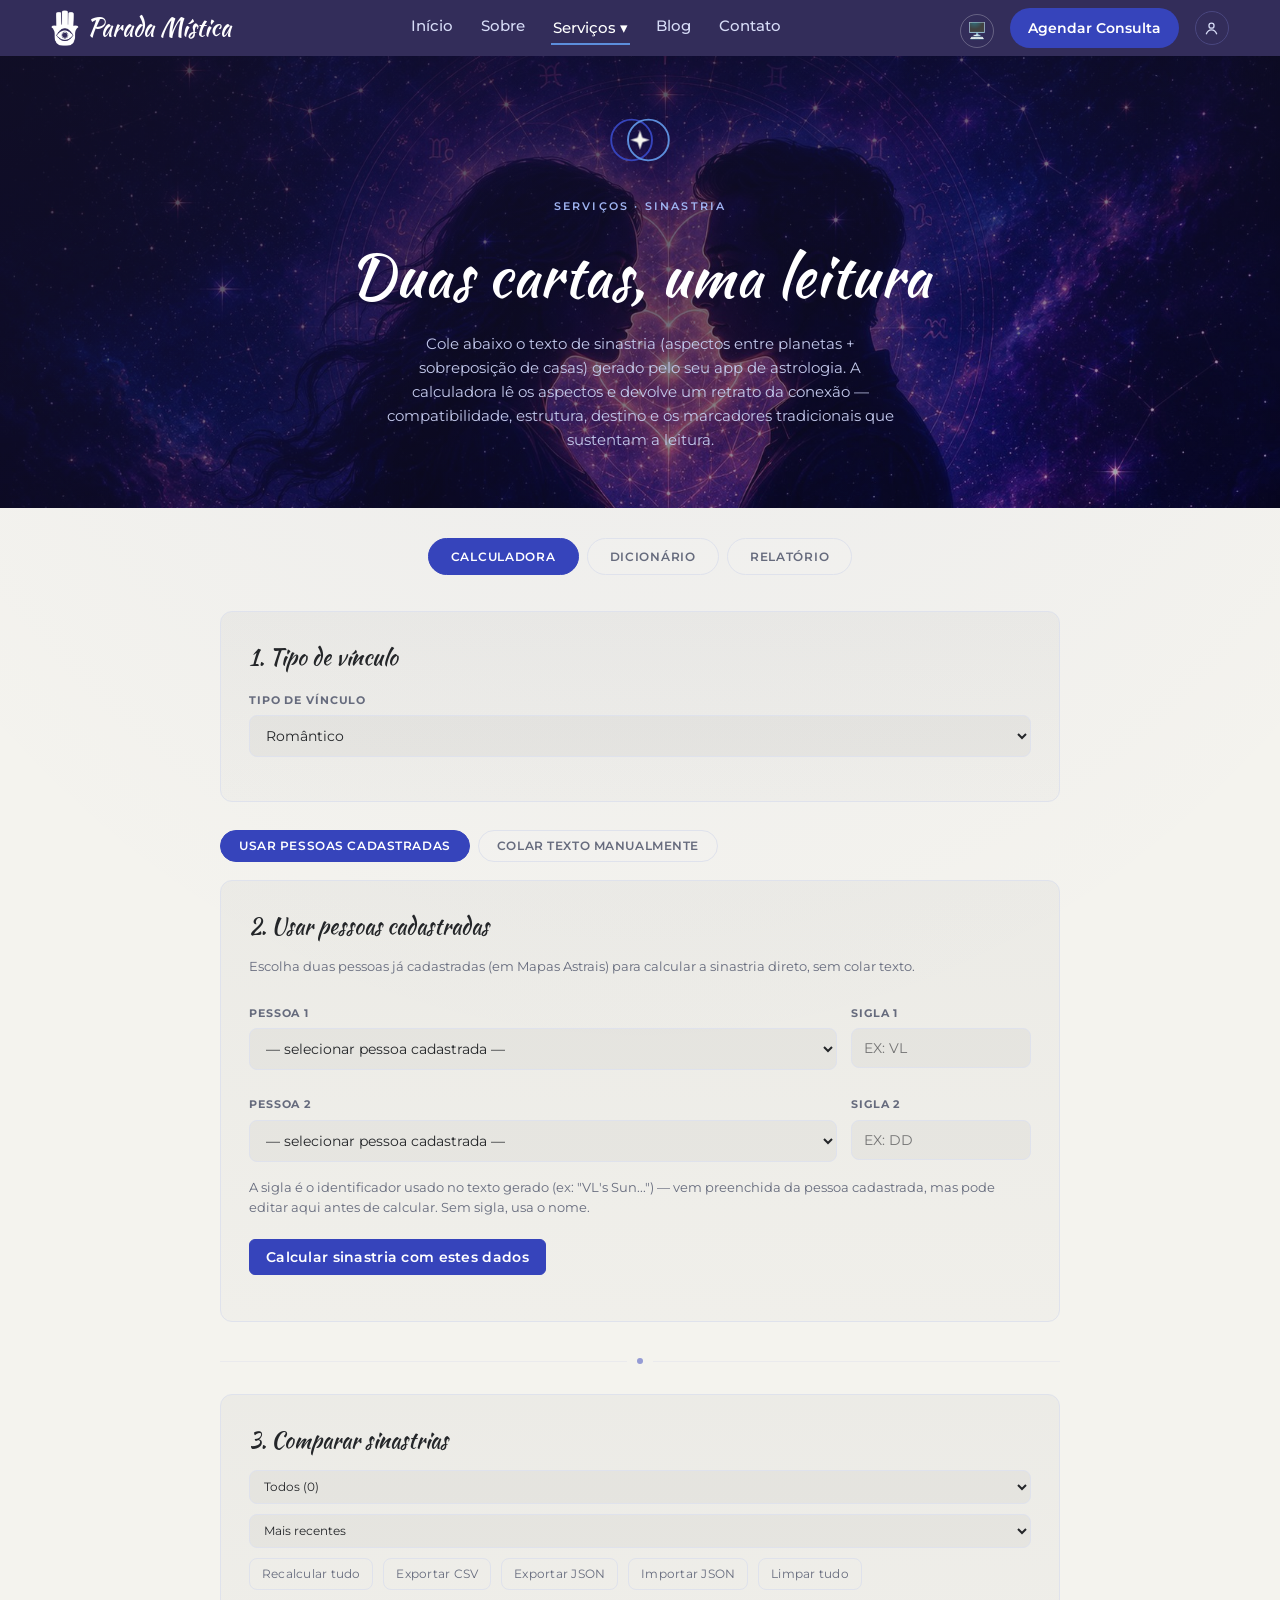
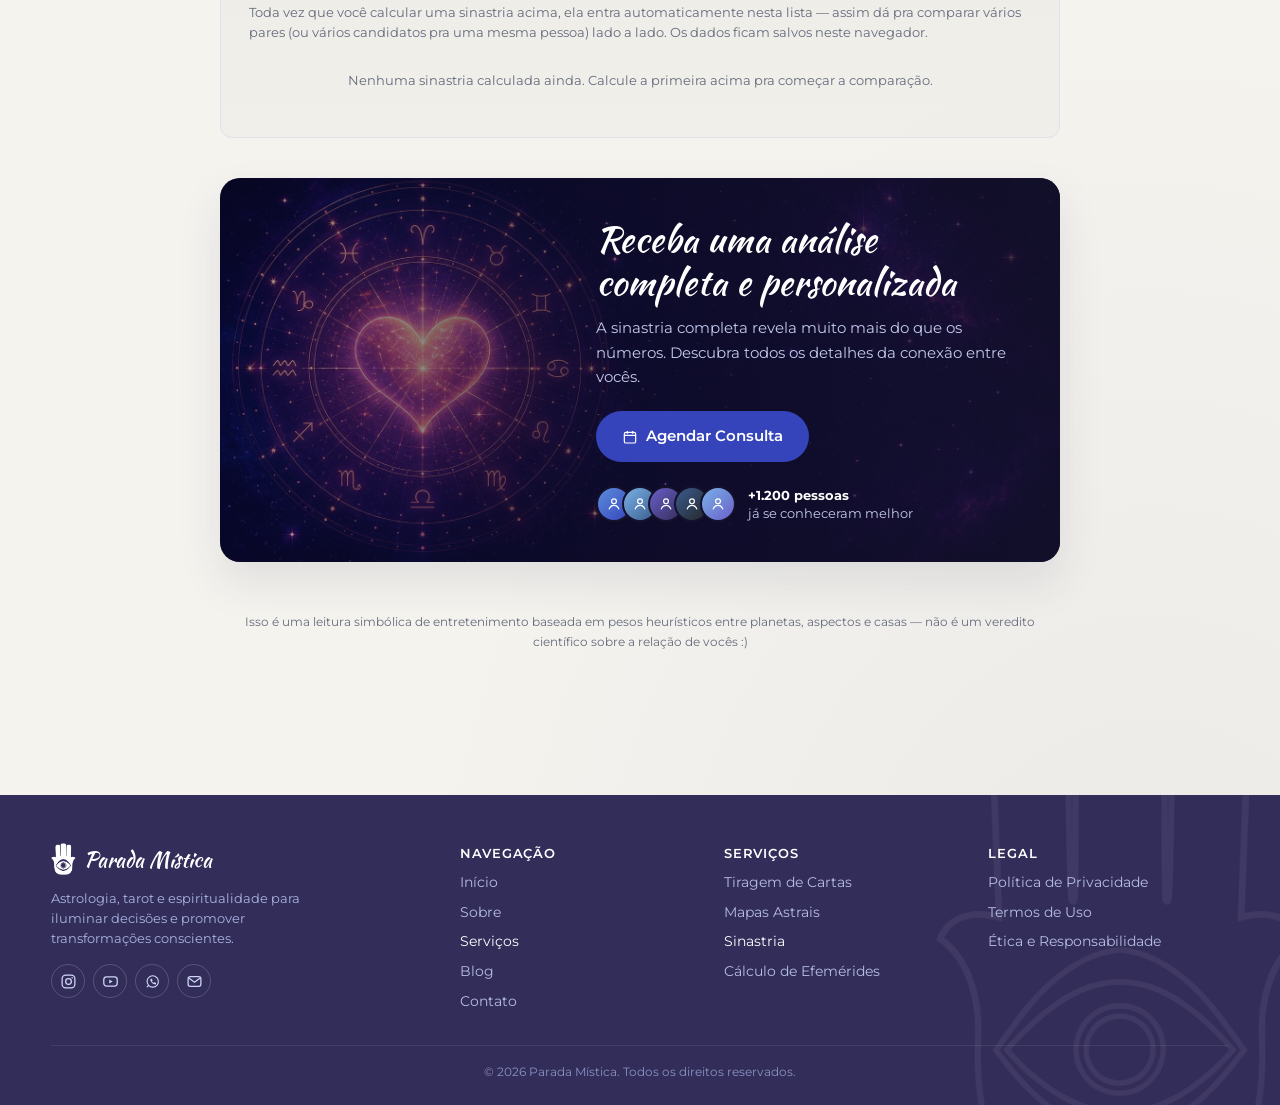
<file: sinastria.html>
<!DOCTYPE html>
<html lang="pt-BR">
<head>
<meta charset="UTF-8">
<meta name="viewport" content="width=device-width, initial-scale=1.0">
<title>Sinastria - Parada Mística</title>
<link rel="icon" href="assets/logo.png">
<link rel="stylesheet" href="style.css">
<link rel="stylesheet" href="sinastria/css/styles.css">
<meta name="description" content="Calculadora de sinastria: compare dois mapas astrais e descubra aspectos e casas em comum entre vocês.">

<!-- Open Graph / Facebook, WhatsApp, etc. -->
<meta property="og:type" content="website">
<meta property="og:url" content="https://paradamistica.netlify.app/sinastria.html">
<meta property="og:title" content="Sinastria - Parada Mística">
<meta property="og:description" content="Calculadora de sinastria: compare dois mapas astrais e descubra aspectos e casas em comum entre vocês.">
<meta property="og:image" content="https://paradamistica.netlify.app/assets/og-image.jpg">
<meta property="og:image:width" content="1200">
<meta property="og:image:height" content="630">
<meta property="og:locale" content="pt_BR">

<!-- Twitter Card -->
<meta name="twitter:card" content="summary_large_image">
<meta name="twitter:url" content="https://paradamistica.netlify.app/sinastria.html">
<meta name="twitter:title" content="Sinastria - Parada Mística">
<meta name="twitter:description" content="Calculadora de sinastria: compare dois mapas astrais e descubra aspectos e casas em comum entre vocês.">
<meta name="twitter:image" content="https://paradamistica.netlify.app/assets/og-image.jpg">
<script>
    // Aplica tema antes do render para evitar flash
    (function(){
        const t = localStorage.getItem("cartarium_tema") || "sistema";
        if (t === "escuro" || (t === "sistema" && window.matchMedia("(prefers-color-scheme: dark)").matches)) {
            document.documentElement.setAttribute("data-tema", "escuro");
        }
    })();
</script>
</head>
<body>

<header class="pm-header">
    <div class="pm-header-inner">
        <a href="index.html" class="pm-brand">
            <img src="assets/hamsa-light.png" alt="Parada Mística">
            <span>Parada Mística</span>
        </a>
        <nav class="pm-nav" id="pm-nav-principal">
            <a href="index.html">Início</a>
            <a href="#" title="Página ainda não publicada">Sobre</a>
            <div class="pm-nav-dropdown">
                <a href="#" class="pm-nav-dropdown-trigger ativo">Serviços ▾</a>
                <div class="pm-nav-dropdown-menu">
                    <a href="tiragem-cartas.html">Tiragem de Cartas</a>
                    <a href="mapas.html">Mapas Astrais</a>
                    <a href="sinastria.html" class="ativo">Sinastria</a>
                    <a href="efemerides.html">Efemérides</a>
                </div>
            </div>
            <a href="#" title="Página ainda não publicada">Blog</a>
            <a href="#" title="Página ainda não publicada">Contato</a>
        </nav>
        <div class="pm-header-actions">
            <button id="btn-tema" class="pm-btn-tema" onclick="ciclaTema()" title="Alternar tema">🌙</button>
            <a href="#" class="pm-btn-agendar" title="Página ainda não publicada">Agendar Consulta</a>
            <a href="#" class="pm-avatar" title="Página ainda não publicada"><svg viewBox="0 0 24 24" fill="none" stroke="currentColor" stroke-width="1.8"><circle cx="12" cy="8" r="3.6"/><path d="M4.5 20c1.4-3.8 4.4-6 7.5-6s6.1 2.2 7.5 6"/></svg></a>
            <button id="btn-menu-mobile" class="pm-hamburger" aria-label="Abrir menu" aria-expanded="false" aria-controls="pm-nav-principal">
                <span class="pm-hamburger-bars"><span></span><span></span><span></span></span>
            </button>
        </div>
    </div>
</header>

<section class="sin-hero">
  <div class="sin-hero-inner">
    <div class="logo" aria-hidden="true">
      <svg viewBox="0 0 120 120">
        <circle class="ring a" cx="46" cy="60" r="34" stroke="#3644BB"/>
        <circle class="ring b" cx="74" cy="60" r="34" stroke="#5C8EDC"/>
        <path class="spark" d="M60 44 L64 56 L76 60 L64 64 L60 76 L56 64 L44 60 L56 56 Z" fill="#F4F3EE"/>
      </svg>
    </div>
    <div class="eyebrow">Serviços · Sinastria</div>
    <h1>Duas cartas, uma leitura</h1>
    <p class="sub">Cole abaixo o texto de sinastria (aspectos entre planetas + sobreposição de casas) gerado pelo seu app de astrologia. A calculadora lê os aspectos e devolve um retrato da conexão — compatibilidade, estrutura, destino e os marcadores tradicionais que sustentam a leitura.</p>
  </div>
</section>

<div class="wrap">

  <nav class="main-tabs">
    <button type="button" class="main-tab-btn active" id="tabBtnCalc" data-tab="calcTab">Calculadora</button>
    <button type="button" class="main-tab-btn" id="tabBtnDict" data-tab="dictTab">Dicionário</button>
    <button type="button" class="main-tab-btn" id="tabBtnReport" data-tab="reportTab">Relatório</button>
  </nav>

  <div class="tab-view active" id="calcTab">

  <div class="panel">
    <h2>1. Tipo de vínculo</h2>
    <div class="row">
      <div class="field">
        <label>Tipo de vínculo</label>
        <select id="relType" class="field-select">
          <option value="romantico">Romântico</option>
          <option value="amizade">Amizade</option>
          <option value="familia">Família</option>
        </select>
      </div>
    </div>
  </div>

  <div class="source-toggle" id="sourceToggle">
    <button type="button" class="source-toggle-btn active" id="sourceToggleCadastro" data-source="cadastro">Usar pessoas cadastradas</button>
    <button type="button" class="source-toggle-btn" id="sourceToggleColar" data-source="colar">Colar texto manualmente</button>
  </div>

  <div class="panel" id="colarTextoPanel" style="display:none">
    <h2>2. Nomes e dados da sinastria</h2>
    <p class="hint">Preenchidos automaticamente se você usar pessoas cadastradas — ou preencha à mão ao colar o texto.</p>
    <div class="row">
      <div class="field">
        <label>Pessoa 1</label>
        <input type="text" id="name1" placeholder="Ex: Victor">
      </div>
      <div class="field">
        <label>Pessoa 2</label>
        <input type="text" id="name2" placeholder="Ex: Alex">
      </div>
    </div>
    <p class="hint">Pode colar o arquivo inteiro (mapas individuais + seção de sinastria + casas) — a calculadora ignora o que não reconhece.</p>
    <textarea id="raw" placeholder="Cole aqui o texto completo, incluindo as linhas do tipo:&#10;VL's Sun in Pisces Trine DD's Sun in Cancer (Orb: 4°31')&#10;DD's Sun in the 7th VL's house"></textarea>
    <div class="error" id="errorMsg"></div>
    <div class="edit-banner" id="editBanner"></div>
    <br>
    <button id="calcBtn">Calcular sinastria</button>
  </div>

  <div class="panel" id="pessoasCadastradasPanel">
    <h2>2. Usar pessoas cadastradas</h2>
    <p class="hint">Escolha duas pessoas já cadastradas (em Mapas Astrais) para calcular a sinastria direto, sem colar texto.</p>
    <div class="row">
      <div class="field">
        <label>Pessoa 1</label>
        <select id="pessoaSelectA" class="field-select"></select>
      </div>
      <div class="field" style="max-width:120px;">
        <label>Sigla 1</label>
        <input type="text" id="pessoaSiglaA" class="field-select" maxlength="6" style="text-transform:uppercase;" placeholder="ex: VL">
      </div>
    </div>
    <div class="row">
      <div class="field">
        <label>Pessoa 2</label>
        <select id="pessoaSelectB" class="field-select"></select>
      </div>
      <div class="field" style="max-width:120px;">
        <label>Sigla 2</label>
        <input type="text" id="pessoaSiglaB" class="field-select" maxlength="6" style="text-transform:uppercase;" placeholder="ex: DD">
      </div>
    </div>
    <p class="hint">A sigla é o identificador usado no texto gerado (ex: "VL's Sun...") — vem preenchida da pessoa cadastrada, mas pode editar aqui antes de calcular. Sem sigla, usa o nome.</p>
    <button type="button" id="calcFromPessoasBtn" class="pm-pessoa-btn primary" style="margin-top:4px;">Calcular sinastria com estes dados</button>
    <div class="hint" id="pessoasCadastradasMsg" style="margin-top:8px;"></div>
  </div>

  <div class="edit-banner" id="viewBanner" style="display:none;"></div>

  <div id="results">
    <div class="orbit-divider"><span></span></div>

    <div class="names"><span id="rName1"></span><span class="amp">&amp;</span><span id="rName2"></span></div>
    <div class="meta-line" id="metaLine"></div>
    <div class="confidence-note" id="confidenceNote" style="display:none;"></div>

    <div class="panel">
      <div class="cat-section">
        <div class="cat-section-head">
          <h3>Marcadores por área</h3>
          <p>Cada área (<strong>Intelectual, Emocional, Sexual/Paixão, Prático/Compromisso</strong>) é lida a partir dos seus próprios marcadores clássicos de sinastria — não é uma divisão de um total fixo, então duas áreas podem estar fortes ao mesmo tempo sem uma "roubar" espaço da outra.</p>
          <ul class="legend-list">
            <li><strong>Tamanho da barra</strong> — o quanto essa área está presente no mapa (quantos marcadores dela apareceram, e quão exatos).</li>
            <li><strong>Cor da barra</strong> — se, entre os marcadores encontrados, predomina o lado que flui (🟢) ou o que atrita (🔴).</li>
          </ul>
        </div>
        <div class="bars" id="bars"></div>
      </div>

      <div class="stat-row">
        <div class="stat">
          <div class="val" id="compatVal">—</div>
          <div class="lbl">Compatibilidade Geral</div>
          <details class="explainer" id="compatExplainer">
            <summary><span id="compatExplainerSummary">Combina Atração e Estrutura — só fica alta quando os dois eixos são bons.</span><span class="explainer-toggle"></span></summary>
            <div class="explainer-body" id="compatExplainerBody">
              <ul>
                <li>Média <strong>geométrica</strong> entre Atração e Estrutura (não simples) — um eixo forte não "carrega" sozinho o outro fraco.</li>
                <li><strong>Afinidade</strong> (Júpiter) entra depois, só como ajuste fino de até <span class="fx">±3,6 pts</span> — não decide sozinha, só tempera.</li>
              </ul>
            </div>
          </details>
        </div>
        <div class="stat">
          <div class="val" id="harmonyVal">—</div>
          <div class="lbl">Harmonia geral (aspectos com curadoria)</div>
          <details class="explainer">
            <summary>% do peso astrológico que vem de aspectos fáceis, em vez de tensos.<span class="explainer-toggle"></span></summary>
            <div class="explainer-body">
              <ul>
                <li><strong>Fáceis:</strong> trígono, sextil, conjunção. <strong>Tensos:</strong> quadratura, oposição.</li>
                <li>Considera só os aspectos já reconhecidos como significativos em alguma categoria de conteúdo (Intelectual, Emocional, Atração, Prático, Afinidade) <strong>ou</strong> em algum eixo (Estrutura, Destino).</li>
                <li>Útil como referência ampla, mas pode mascarar tensão concentrada num só dos dois eixos abaixo.</li>
              </ul>
            </div>
          </details>
        </div>
      </div>
      <div class="stat-row">
        <div class="stat">
          <div class="val" id="structureVal">—</div>
          <div class="lbl">Estrutura (longo prazo)</div>
          <details class="explainer">
            <summary>Harmonia só nos eixos de permanência.<span class="explainer-toggle"></span></summary>
            <div class="explainer-body">
              <ul>
                <li>Inclui: <strong>Sol-Lua, Lua-Lua, Mercúrio-Mercúrio, Saturno</strong>, MC/IC/DSC e Quíron com pessoais/ângulos.</li>
                <li><strong>Nodo e Vértice não entram aqui</strong> — são medidos separado, no eixo Destino ao lado.</li>
              </ul>
            </div>
          </details>
        </div>
        <div class="stat">
          <div class="val" id="destinyVal">—</div>
          <div class="lbl">Destino</div>
          <details class="explainer">
            <summary>Harmonia no eixo Destino: Nodo e Vértice.<span class="explainer-toggle"></span></summary>
            <div class="explainer-body">
              <ul>
                <li>Nodo (Norte/Sul) e Vértice tocando um <strong>pessoal do parceiro</strong>, ou os dois eixos nodais entre si.</li>
                <li>Harmônico <strong>e</strong> tenso contam aqui — diferente de Estrutura, este eixo não filtra só o atrito.</li>
                <li>A leitura "Atração" que ficava aqui foi removida por duplicar exatamente a barra Sexual/Paixão-Afeição, na seção "Marcadores por área".</li>
              </ul>
            </div>
          </details>
        </div>
      </div>
      <div class="stat-row">
        <div class="stat">
          <div class="val" id="strengthVal">—</div>
          <div class="lbl">Nitidez da conexão</div>
          <details class="explainer">
            <summary>% de aspectos muito exatos (orbe apertado).<span class="explainer-toggle"></span></summary>
            <div class="explainer-body">
              <ul>
                <li>Conta só entre os aspectos já reconhecidos por alguma categoria de conteúdo ou eixo — mesmo pool curado da Harmonia geral, ao lado.</li>
                <li>Quanto maior, mais "carregado"/nítido é o mapa entre vocês, nesse universo já validado — não em qualquer aspecto que apareça no relatório.</li>
                <li>No Veredito, não soma como peso próprio: atua como <strong>intensificador</strong>, empurrando a leitura mais forte na direção que o resto da métrica já indicar.</li>
              </ul>
            </div>
          </details>
        </div>
        <div class="stat stat-highlight">
          <div class="val" id="potentialVal">—</div>
          <div class="lbl">Veredito</div>
          <details class="explainer">
            <summary>Métrica derivada em duas etapas: base ponderada + intensificador.<span class="explainer-toggle"></span></summary>
            <div class="explainer-body">
              <div class="explainer-step">Etapa 1 — Base (soma 100%)</div>
              <div class="fx-formula"><span class="fx">50%</span> Compatibilidade Geral&nbsp;+&nbsp;<span class="fx">31,25%</span> Harmonia geral&nbsp;+&nbsp;<span class="fx">18,75%</span> Destino/Estrutura*</div>
              <p class="fx-note">*Em vínculos <strong>românticos</strong>: Destino puro (Nodo/Vértice), já que Estrutura entra na Compatibilidade Geral. Em <strong>amizade/família</strong>: média de Estrutura e Destino, já que nenhum dos dois entra ali.</p>
              <div class="explainer-step">Etapa 2 — Intensificador</div>
              <p>A <strong>Nitidez da conexão</strong> amplifica essa base pra mais perto do extremo harmônico ou tenso que ela já aponta — mais nitidez não torna o vínculo "melhor" sozinha, só torna a leitura (seja ela qual for) mais decisiva.</p>
            </div>
          </details>
        </div>
      </div>
      <div class="compat-note" id="compatNote" style="display:none;"></div>

      <div class="markers" id="markers" style="display:none;"></div>
    </div>

    <div class="verdict">
      <div class="tag">Leitura sugerida</div>
      <h3 id="verdictTitle"></h3>
      <p id="verdictDesc"></p>
    </div>

    <details class="debug">
      <summary>Ver dados brutos interpretados</summary>
      <div id="debugContent"></div>
    </details>

  </div>

  <div class="orbit-divider"><span></span></div>

  <div class="panel" id="comparePanel">
    <div class="panel-headline">
      <h2>3. Comparar sinastrias</h2>
      <div class="headline-actions">
        <select id="filterRelType" title="Filtrar por tipo de vínculo"></select>
        <select id="sortBy">
          <option value="recent">Mais recentes</option>
          <option value="alphabetical">Ordem alfabética (A-Z)</option>
          <option value="potential">Melhor em veredito</option>
          <option value="compatibility">Maior compatibilidade geral</option>
          <option value="harmony">Maior harmonia geral</option>
          <option value="destiny">Maior harmonia no eixo Destino</option>
          <option value="strength">Maior nitidez</option>
          <option value="markers">Mais marcadores especiais</option>
          <option value="cat_sexual">Melhor em Sexual / Paixão</option>
          <option value="cat_pratico">Melhor em Prático / Compromisso</option>
          <option value="cat_emocional">Melhor em Emocional</option>
          <option value="cat_intelectual">Melhor em Intelectual</option>
          <option value="cat_afinidade">Melhor em Afinidade</option>
        </select>
        <button type="button" class="ghost-btn" id="recalcAllBtn" title="Reaplica a lógica de pontuação atual em cima do texto original salvo de cada sinastria">Recalcular tudo</button>
        <button type="button" class="ghost-btn" id="exportCsvBtn">Exportar CSV</button>
        <button type="button" class="ghost-btn" id="exportJsonBtn">Exportar JSON</button>
        <button type="button" class="ghost-btn" id="importJsonBtn">Importar JSON</button>
        <input type="file" id="importJsonInput" accept=".json,application/json" style="display:none;">
        <button type="button" class="ghost-btn" id="clearAllBtn">Limpar tudo</button>
      </div>
    </div>
    <p class="hint">Toda vez que você calcular uma sinastria acima, ela entra automaticamente nesta lista — assim dá pra comparar vários pares (ou vários candidatos pra uma mesma pessoa) lado a lado. Os dados ficam salvos neste navegador.</p>
    <div class="compare-counts" id="compareCounts"></div>
    <div class="storage-warning" id="storageWarning">⚠ Seu navegador não deixou salvar os dados localmente (comum em aba anônima/privada). A comparação ainda funciona, mas some se você recarregar a página — exporte em CSV/JSON antes de fechar se quiser guardar.</div>
    <div id="compareList"><div class="compare-empty">Nenhuma sinastria calculada ainda. Calcule a primeira acima pra começar a comparação.</div></div>
  </div>

  </div>

  <div class="tab-view" id="dictTab">

  <div class="panel dict-panel" id="dictionaryPanel">
    <div class="panel-headline">
      <h2>Dicionário de significados</h2>
      <div class="headline-actions">
        <button type="button" class="ghost-btn" id="exportDictBtn">Exportar JSON</button>
        <button type="button" class="ghost-btn" id="importDictBtn">Importar JSON</button>
        <input type="file" id="importDictInput" accept=".json,application/json" style="display:none;">
        <button type="button" class="ghost-btn" id="clearAllDictBtn">Limpar tudo</button>
      </div>
    </div>
    <p class="hint">Cadastre o significado de cada aspecto e posição de casa encontrados numa sinastria — ordenados do mais pro menos importante (mesmo peso real usado no resto da calculadora: orbe + tier do par). Cada significado pode ser <strong>único desta sinastria</strong> ou <strong>reutilizável</strong> (aplicado automaticamente sempre que o mesmo padrão aparecer, em qualquer sinastria, pra todos os vínculos ou só pra um tipo). Clique numa linha pra abrir e editar.</p>
    <div class="dict-select-row">
      <label for="dictSynastrySelect">Ver padrões de:</label>
      <select id="dictSynastrySelect"></select>
      <button type="button" class="ghost-btn" id="clearSynastryDictBtn" title="Remove só os significados marcados como 'Só nesta sinastria'. Os reutilizáveis (para todos os vínculos ou para a categoria dela) continuam valendo.">Limpar esta sinastria</button>
    </div>
    <div class="dict-select-row" style="margin-bottom:20px;">
      <label for="dictFilterSelect">Filtrar:</label>
      <select id="dictFilterSelect"></select>
      <label class="chk" title="Padrões cujo orbe passou do teto específico do tipo de astro (Quíron/Lilith/Nodo/Vértice/Fortuna/transpessoais) — considerados irrelevantes, peso zerado.">
        <input type="checkbox" id="dictShowZeroed"> Mostrar zerados
      </label>
    </div>

    <div class="dict-prompt-cfg open" id="dictPromptCfg">
      <div class="dict-prompt-cfg-head" id="dictPromptCfgHead">
        <div>
          <span class="dict-prompt-cfg-title">Configurar prompt de preenchimento</span>
          <p class="dict-prompt-cfg-hint">Defina nomes, siglas e o contexto do vínculo uma vez — cada linha abaixo ganha um botão "Copiar prompt" já preenchido.</p>
        </div>
      </div>
      <div class="dict-prompt-cfg-body" id="dictPromptCfgBody">
        <div class="dict-prompt-cfg-row">
          <div class="field name-field">
            <label>Nome — Pessoa 1</label>
            <input type="text" id="pcName1" placeholder="Ex: Victor">
          </div>
          <div class="field sigla-field">
            <label>Sigla</label>
            <input type="text" id="pcSigla1" placeholder="Ex: VL">
          </div>
          <div class="field name-field">
            <label>Nome — Pessoa 2</label>
            <input type="text" id="pcName2" placeholder="Ex: Pedro">
          </div>
          <div class="field sigla-field">
            <label>Sigla</label>
            <input type="text" id="pcSigla2" placeholder="Ex: MP">
          </div>
        </div>
        <div class="dict-prompt-cfg-row" style="margin-top:-4px;">
          <button type="button" class="ghost-btn" id="pcDetectSiglas" style="padding:7px 14px; font-size:12px;">Detectar siglas automaticamente</button>
          <span class="dict-prompt-cfg-hint" style="margin:0; align-self:center;">Lê as siglas (ex: DD, MEV) que aparecem nos aspectos desta sinastria e preenche os campos acima.</span>
        </div>
        <div class="dict-prompt-cfg-row">
          <div class="field" style="flex:1 1 100%;">
            <label>Contexto do vínculo (o que entra em "num contexto de...")</label>
            <input type="text" id="pcContext" placeholder="Ex: webnamoro">
          </div>
        </div>
        <div class="dict-prompt-cfg-preview" id="dictPromptCfgPreview"></div>
      </div>
    </div>

    <div class="dict-toggle-all-row">
      <button type="button" class="ghost-btn" id="toggleAllDictBtn">Expandir tudo</button>
    </div>
    <div id="dictionaryList" class="dict-list"></div>
  </div>

  </div>

  <div class="tab-view" id="reportTab">

  <div class="panel">
    <div class="panel-headline">
      <h2>Relatório</h2>
    </div>
    <p class="hint">Escolha uma ou mais sinastrias já calculadas e gere um PDF (pela função de imprimir do navegador — escolha "Salvar como PDF" no destino da impressão). Com uma relação só, o relatório apresenta e descreve; com duas ou mais, ele também monta uma tabela comparativa entre elas.</p>

    <div class="report-section">
      <div class="report-section-head">
        <label>Sinastrias a incluir</label>
        <div class="report-select-actions">
          <button type="button" class="ghost-btn" id="reportSelectAllBtn">Marcar todas</button>
          <button type="button" class="ghost-btn" id="reportSelectNoneBtn">Desmarcar todas</button>
        </div>
      </div>
      <div id="reportSynastryList" class="report-check-list"></div>
    </div>

    <div class="report-section">
      <div class="report-section-head">
        <label>O que incluir no relatório</label>
        <div class="report-select-actions">
          <button type="button" class="ghost-btn" id="reportOptsSelectAllBtn">Marcar todas</button>
          <button type="button" class="ghost-btn" id="reportOptsSelectNoneBtn">Desmarcar todas</button>
        </div>
      </div>
      <div class="report-check-list report-options-list">
        <label class="report-check-item"><input type="checkbox" id="repSecResumo" checked> Perfil e veredito</label>
        <label class="report-check-item"><input type="checkbox" id="repSecNumeros" checked> Números principais (compatibilidade, potencial, harmonia, estrutura, destino, nitidez)</label>
        <label class="report-check-item"><input type="checkbox" id="repSecCategorias" checked> Categorias (Afeição, Prático, Emocional, Intelectual, Afinidade)</label>
        <label class="report-check-item"><input type="checkbox" id="repSecMarcadores" checked> Marcadores narrativos (Saturno, Nodo, Vértice, Quíron, Lilith...)</label>
        <label class="report-check-item"><input type="checkbox" id="repSecSignificados" checked> Significados cadastrados no dicionário</label>
        <label class="report-check-item"><input type="checkbox" id="repSecComparativo" checked> Tabela comparativa <span class="report-check-note">(entra automaticamente quando 2+ sinastrias estão marcadas)</span></label>
      </div>
    </div>

    <div class="error" id="reportError"></div>
    <button type="button" id="generateReportBtn">Gerar PDF</button>
  </div>

  </div>

  <section class="cta-banner">
    <div class="cta-banner-bg sin-cta-bg"></div>
    <div class="cta-banner-inner">
      <div class="cta-banner-text">
        <h2>Receba uma análise completa e personalizada</h2>
        <p>A sinastria completa revela muito mais do que os números. Descubra todos os detalhes da conexão entre vocês.</p>
        <a href="#" class="cta-banner-btn" title="Página ainda não publicada">
          <svg viewBox="0 0 24 24" fill="none" stroke="currentColor" stroke-width="1.8"><rect x="3.5" y="5" width="17" height="16" rx="2.4"/><path d="M3.5 9.5h17M8 3v4M16 3v4"/></svg>
          Agendar Consulta
        </a>
        <div class="cta-social">
          <div class="cta-avatars">
            <span class="cta-avatar"><svg viewBox="0 0 24 24" fill="none" stroke="currentColor" stroke-width="1.8"><circle cx="12" cy="8" r="3.6"/><path d="M4.5 20c1.4-3.8 4.4-6 7.5-6s6.1 2.2 7.5 6"/></svg></span>
            <span class="cta-avatar"><svg viewBox="0 0 24 24" fill="none" stroke="currentColor" stroke-width="1.8"><circle cx="12" cy="8" r="3.6"/><path d="M4.5 20c1.4-3.8 4.4-6 7.5-6s6.1 2.2 7.5 6"/></svg></span>
            <span class="cta-avatar"><svg viewBox="0 0 24 24" fill="none" stroke="currentColor" stroke-width="1.8"><circle cx="12" cy="8" r="3.6"/><path d="M4.5 20c1.4-3.8 4.4-6 7.5-6s6.1 2.2 7.5 6"/></svg></span>
            <span class="cta-avatar"><svg viewBox="0 0 24 24" fill="none" stroke="currentColor" stroke-width="1.8"><circle cx="12" cy="8" r="3.6"/><path d="M4.5 20c1.4-3.8 4.4-6 7.5-6s6.1 2.2 7.5 6"/></svg></span>
            <span class="cta-avatar"><svg viewBox="0 0 24 24" fill="none" stroke="currentColor" stroke-width="1.8"><circle cx="12" cy="8" r="3.6"/><path d="M4.5 20c1.4-3.8 4.4-6 7.5-6s6.1 2.2 7.5 6"/></svg></span>
          </div>
          <div class="cta-social-text"><strong>+1.200 pessoas</strong><br>já se conheceram melhor</div>
        </div>
      </div>
    </div>
  </section>

  <footer>
    Isso é uma leitura simbólica de entretenimento baseada em pesos heurísticos entre planetas, aspectos e casas — não é um veredito científico sobre a relação de vocês :)
  </footer>
</div>

<div id="reportPrintArea"></div>

<footer class="pm-footer">
    <img src="assets/hamsa-outline.png" class="pm-footer-watermark" alt="">
    <div class="pm-footer-inner">
        <div class="pm-footer-col pm-footer-about">
            <div class="pm-footer-brand">
                <img src="assets/hamsa-light.png" alt="Parada Mística">
                <span>Parada Mística</span>
            </div>
            <p>Astrologia, tarot e espiritualidade para iluminar decisões e promover transformações conscientes.</p>
            <div class="pm-footer-social">
                <a href="https://www.instagram.com/parada_mistica" target="_blank" rel="noopener" aria-label="Instagram" title="Instagram">
                    <svg viewBox="0 0 24 24" fill="none" stroke="currentColor" stroke-width="1.8"><rect x="3" y="3" width="18" height="18" rx="5"/><circle cx="12" cy="12" r="4"/><circle cx="17.2" cy="6.8" r="1.1" fill="currentColor" stroke="none"/></svg>
                </a>
                <a href="https://www.youtube.com/@Parada_Mistica" target="_blank" rel="noopener" aria-label="YouTube" title="YouTube">
                    <svg viewBox="0 0 24 24" fill="none" stroke="currentColor" stroke-width="1.8"><rect x="2.5" y="5.5" width="19" height="13" rx="4"/><path d="M10.2 9.3v5.4l4.8-2.7z" fill="currentColor" stroke="none"/></svg>
                </a>
                <a href="https://wa.me/5511966509361" target="_blank" rel="noopener" aria-label="WhatsApp" title="WhatsApp">
                    <svg viewBox="0 0 24 24" fill="none" stroke="currentColor" stroke-width="1.6"><path d="M6.5 17.5 4 20l2.6-2.4A8 8 0 1 1 12 20a8 8 0 0 1-5.5-2.5Z"/><path d="M9 9.2c0-.6.5-1.2 1.1-1.2h.6c.3 0 .6.2.7.5l.6 1.6c.1.3 0 .6-.2.8l-.6.6c.5 1 1.4 1.9 2.4 2.4l.6-.6c.2-.2.5-.3.8-.2l1.6.6c.3.1.5.4.5.7v.6c0 .6-.6 1.1-1.2 1.1-3.4 0-6.9-3.5-6.9-6.9Z" fill="currentColor" stroke="none"/></svg>
                </a>
                <a href="mailto:paradamistica@gmail.com" aria-label="E-mail" title="E-mail">
                    <svg viewBox="0 0 24 24" fill="none" stroke="currentColor" stroke-width="1.8"><rect x="3" y="5" width="18" height="14" rx="3"/><path d="M4 7l8 6 8-6"/></svg>
                </a>
            </div>
        </div>
        <div class="pm-footer-col">
            <h5>Navegação</h5>
            <a href="index.html">Início</a>
            <a href="#" title="Página ainda não publicada">Sobre</a>
            <a href="#" class="ativo" title="Página ainda não publicada">Serviços</a>
            <a href="#" title="Página ainda não publicada">Blog</a>
            <a href="#" title="Página ainda não publicada">Contato</a>
        </div>
        <div class="pm-footer-col">
            <h5>Serviços</h5>
            <a href="tiragem-cartas.html">Tiragem de Cartas</a>
            <a href="mapas.html">Mapas Astrais</a>
            <a href="#" class="ativo" title="Você está aqui">Sinastria</a>
            <a href="efemerides.html">Cálculo de Efemérides</a>
        </div>
        <div class="pm-footer-col">
            <h5>Legal</h5>
            <a href="#" title="Página ainda não publicada">Política de Privacidade</a>
            <a href="#" title="Página ainda não publicada">Termos de Uso</a>
            <a href="#" title="Página ainda não publicada">Ética e Responsabilidade</a>
        </div>
    </div>
    <p class="pm-footer-copy">© 2026 Parada Mística. Todos os direitos reservados.</p>
</footer>

<script src="js/theme.js"></script>
<script src="js/nav-dropdown.js"></script>
<script src="js/mobile-menu.js"></script>
<script type="module" src="sinastria/js/main.js"></script>
</body>
</html>
</file>
<file: style.css>
/* ═══════════════════════════════════════════════════════════
   PARADA MÍSTICA — DESIGN TOKENS
   Fonte: Manual de Identidade + Design System
═══════════════════════════════════════════════════════════ */
@import url('assets/css/tokens.css');
@import url('https://fonts.googleapis.com/css2?family=Montserrat:wght@400;500;600;700&display=swap');

@font-face {
    font-family: 'Kaushan Script';
    src: url('assets/fonts/KaushanScript-Regular.woff2') format('woff2');
    font-weight: 100 900;
    font-style: normal;
    font-display: swap;
}
@font-face {
    font-family: 'Kaushan Script';
    src: url('assets/fonts/KaushanScript-Regular.woff2') format('woff2');
    font-weight: 100 900;
    font-style: italic;
    font-display: swap;
}

/* ── Reset & Base ─────────────────────────────────────── */
*, *::before, *::after { box-sizing: border-box; }

/* ── Variáveis de tema ─────────────────────────────────────
   Cores, tipografia, espaçamento e raios primitivos agora vêm
   de assets/css/tokens.css (importado acima). Este :root define
   só a camada semântica — o que cada token primitivo SIGNIFICA
   nesta página. ────────────────────────────────────────────── */
:root {
    /* Aplicação semântica — tema claro */
    --bg-page:        linear-gradient(135deg, #eef1fb 0%, #f9f9f9 55%, #eaf1fa 100%);
    --bg-container:   var(--branco-lunar);
    --bg-card:        var(--offwhite-lunar);
    --bg-registro:    #f7f8fc;
    --bg-sessao-bar:  #eef1fb;
    --bg-pergunta:    #f4f6fc;
    --bg-sugestao:    #eef1fb;
    --bg-area-tab:    var(--branco-lunar);
    --bg-input:       var(--branco-lunar);
    --bg-modal-box:   var(--branco-lunar);

    --text-primary:   var(--cinza-cosmico);
    --text-heading:   var(--azul-mistico);
    --text-muted:     #8b8f9a;
    --text-label:     #555a66;

    --border-soft:    #dfe2ec;
    --border-purple:  #c3cdf0;
    --border-mid:     #8fa0e0;

    --shadow-box:     rgba(51, 45, 90, 0.10);
    --shadow-card:    rgba(36, 38, 41, 0.10);

    --accent:         var(--azul-mistico);
    --accent-hover:   #2b379a;
    --accent-light:   #eef1fb;
    --accent-dark:    var(--roxo-profundo);
}

[data-tema="escuro"] {
    --bg-page:        linear-gradient(135deg, #1c1833 0%, #14121f 60%, #12182e 100%);
    --bg-container:   #211d3a;
    --bg-card:        #272247;
    --bg-registro:    #1c1832;
    --bg-sessao-bar:  #2a2650;
    --bg-pergunta:    #241f44;
    --bg-sugestao:    #2a2650;
    --bg-area-tab:    #211d3a;
    --bg-input:       #2a2650;
    --bg-modal-box:   #211d3a;

    --text-primary:   #e6e8f5;
    --text-heading:   #9fb3f0;
    --text-muted:     #9691b8;
    --text-label:     #b7bbdd;

    --border-soft:    #3a3560;
    --border-purple:  #453f74;
    --border-mid:     #5c6bb0;

    --shadow-box:     rgba(0, 0, 0, 0.40);
    --shadow-card:    rgba(0, 0, 0, 0.35);

    --accent:         var(--azul-celestial);
    --accent-hover:   var(--azul-nebuloso);
    --accent-light:   #2a2650;
    --accent-dark:    var(--roxo-profundo);
}

body {
    font-family: var(--font-corpo);
    font-size: 16px;
    line-height: 1.6;
    background: var(--bg-page);
    margin: 0;
    padding: 0;
    display: flex;
    flex-direction: column;
    align-items: center;
    min-height: 100vh;
    color: var(--text-primary);
}

h1 {
    margin-top: 30px;
    font-family: var(--font-display);
    font-weight: 700;
    font-size: var(--fs-h1);
    color: var(--text-heading);
    letter-spacing: 0.3px;
}

/* ── Marca / cabeçalho ────────────────────────────────── */
.pm-header {
    width: 100%;
    display: flex;
    justify-content: center;
    background: var(--roxo-profundo);
    position: sticky;
    top: 0;
    z-index: 50;
}

.pm-header-inner {
    width: 92%;
    max-width: 1200px;
    display: flex;
    align-items: center;
    justify-content: space-between;
    gap: var(--sp-l);
    padding: var(--sp-s) 0;
}

.pm-brand {
    display: flex;
    align-items: center;
    gap: var(--sp-s);
    text-decoration: none;
    flex-shrink: 0;
}

.pm-brand img {
    height: 36px;
    width: auto;
}

.pm-brand span {
    font-family: var(--font-display);
    font-weight: 700;
    font-size: 1.5rem;
    color: #ffffff;
}

.pm-nav {
    display: flex;
    align-items: center;
    gap: var(--sp-l);
    flex: 1;
    justify-content: center;
}

.pm-nav a {
    color: #d7dcf7;
    text-decoration: none;
    font-size: 0.92rem;
    font-weight: 500;
    padding: 6px 2px;
    border-bottom: 2px solid transparent;
    transition: color 0.15s, border-color 0.15s;
    white-space: nowrap;
}

.pm-nav a:hover,
.pm-nav a.ativo { color: #ffffff; border-bottom-color: var(--azul-celestial); }

/* Dropdown "Serviços" */
.pm-nav-dropdown {
    position: relative;
}

.pm-nav-dropdown-menu {
    position: absolute;
    top: calc(100% + 14px);
    left: 50%;
    transform: translateX(-50%) translateY(6px);
    background: var(--roxo-profundo);
    border: 1px solid rgba(255,255,255,0.1);
    border-radius: var(--radius-m);
    box-shadow: 0 12px 28px rgba(18,17,44,0.4);
    min-width: 210px;
    padding: 6px;
    opacity: 0;
    visibility: hidden;
    transition: opacity 0.15s ease, transform 0.15s ease, visibility 0.15s;
    z-index: 60;
}

.pm-nav-dropdown:hover .pm-nav-dropdown-menu,
.pm-nav-dropdown.aberto .pm-nav-dropdown-menu {
    opacity: 1;
    visibility: visible;
    transform: translateX(-50%) translateY(0);
}

.pm-nav-dropdown-menu a {
    display: block;
    padding: 9px 12px;
    border-radius: var(--radius-s);
    border-bottom: none;
    font-size: 0.86rem;
    color: #d7dcf7;
    white-space: nowrap;
}

.pm-nav-dropdown-menu a:hover,
.pm-nav-dropdown-menu a.ativo {
    background: rgba(255,255,255,0.08);
    color: #ffffff;
}

.pm-header-actions {
    display: flex;
    align-items: center;
    gap: var(--sp-m);
    flex-shrink: 0;
}

.pm-btn-agendar {
    background: var(--azul-mistico);
    color: #fff;
    font-family: var(--font-corpo);
    font-weight: 600;
    font-size: 0.86rem;
    padding: 9px 18px;
    border-radius: var(--radius-pill);
    text-decoration: none;
    white-space: nowrap;
    transition: background 0.15s;
}

.pm-btn-agendar:hover { background: var(--accent-hover); }

.pm-avatar {
    width: 34px;
    height: 34px;
    border-radius: 50%;
    border: 1px solid #4a4780;
    display: flex;
    align-items: center;
    justify-content: center;
    color: #d7dcf7;
    text-decoration: none;
    font-size: 1rem;
    flex-shrink: 0;
}

.pm-avatar svg { width: 17px; height: 17px; }

/* ── Menu hambúrguer (mobile) ────────────────────────────
   Some abaixo de 900px, junto com o .pm-nav; ao clicar,
   abre o .pm-nav como um painel logo abaixo do header. */
.pm-hamburger {
    display: none;
    align-items: center;
    justify-content: center;
    width: 34px;
    height: 34px;
    padding: 0;
    background: none;
    border: 1px solid rgba(255,255,255,0.25);
    border-radius: var(--radius-pill);
    cursor: pointer;
    flex-shrink: 0;
    transition: background 0.15s, border-color 0.15s;
}

.pm-hamburger:hover {
    background: rgba(255,255,255,0.08);
    border-color: rgba(255,255,255,0.4);
}

.pm-hamburger-bars {
    position: relative;
    width: 16px;
    height: 11px;
}

.pm-hamburger-bars span {
    position: absolute;
    left: 0;
    width: 100%;
    height: 2px;
    background: #d7dcf7;
    border-radius: 2px;
    transition: transform 0.2s ease, opacity 0.2s ease, top 0.2s ease;
}

.pm-hamburger-bars span:nth-child(1) { top: 0; }
.pm-hamburger-bars span:nth-child(2) { top: 4.5px; }
.pm-hamburger-bars span:nth-child(3) { top: 9px; }

.pm-header.menu-aberto .pm-hamburger-bars span:nth-child(1) {
    top: 4.5px;
    transform: rotate(45deg);
}
.pm-header.menu-aberto .pm-hamburger-bars span:nth-child(2) { opacity: 0; }
.pm-header.menu-aberto .pm-hamburger-bars span:nth-child(3) {
    top: 4.5px;
    transform: rotate(-45deg);
}

@media (max-width: 900px) {
    .pm-hamburger { display: flex; }

    .pm-nav {
        display: flex;
        flex-direction: column;
        align-items: stretch;
        justify-content: flex-start;
        gap: 0;
        position: absolute;
        top: 100%;
        left: 0;
        right: 0;
        background: var(--roxo-profundo);
        border-top: 1px solid rgba(255,255,255,0.1);
        box-shadow: 0 12px 28px rgba(18,17,44,0.4);
        max-height: 0;
        overflow: hidden;
        opacity: 0;
        visibility: hidden;
        transition: max-height 0.25s ease, opacity 0.2s ease, visibility 0.25s;
        z-index: 55;
    }

    .pm-header.menu-aberto .pm-nav {
        max-height: 80vh;
        opacity: 1;
        visibility: visible;
        overflow-y: auto;
    }

    .pm-nav a {
        padding: 14px var(--sp-l);
        border-bottom: 1px solid rgba(255,255,255,0.08);
        width: 100%;
    }

    .pm-nav-dropdown { width: 100%; }

    .pm-nav-dropdown-trigger {
        display: block;
        width: 100%;
    }

    .pm-nav-dropdown-menu {
        position: static;
        transform: none;
        min-width: 0;
        width: 100%;
        box-shadow: none;
        border: none;
        border-radius: 0;
        background: rgba(0,0,0,0.15);
        padding: 0;
        opacity: 1;
        visibility: visible;
        display: none;
    }

    .pm-nav-dropdown.aberto .pm-nav-dropdown-menu { display: block; }

    .pm-nav-dropdown-menu a {
        padding: 12px var(--sp-l) 12px calc(var(--sp-l) + var(--sp-m));
        border-radius: 0;
        border-bottom: 1px solid rgba(255,255,255,0.06);
    }
}

/* ── Hero ─────────────────────────────────────────────── */
.pm-hero {
    width: 100%;
    position: relative;
    background:
        linear-gradient(160deg, rgba(28, 23, 64, 0.55) 0%, rgba(18, 17, 44, 0.75) 100%),
        url('assets/hero-bg.jpg');
    background-size: cover;
    background-position: center 30%;
    overflow: hidden;
    padding-bottom: 90px;
}

.pm-hero-inner {
    position: relative;
    width: 92%;
    max-width: 1200px;
    margin: 0 auto;
    padding-top: var(--sp-l);
}

.pm-breadcrumb {
    font-size: 0.82rem;
    color: #a9b3e0;
}

.pm-breadcrumb b { color: #ffffff; font-weight: 600; }

.pm-hero-inner h1 {
    margin: var(--sp-s) 0 var(--sp-s);
    color: #ffffff;
    text-align: left;
    font-size: var(--fs-hero-secondary);
    line-height: 1.05;
}

.pm-hero-sub {
    margin: 0;
    max-width: 560px;
    font-size: 1rem;
    color: #c3c9ec;
    line-height: 1.6;
}

/* Painel do formulário flutuando sobre o hero */
.pm-hero-inner .container {
    margin-top: var(--sp-xl);
    margin-bottom: calc(-1 * var(--sp-3xl));
    margin-left: auto;
    margin-right: auto;
    position: relative;
    z-index: 5;
}

@media (max-width: 600px) {
    .pm-hero-inner .container { margin-bottom: calc(-1 * var(--sp-2xl)); }
}

/* ── Container principal ──────────────────────────────── */
.container {
    background: var(--bg-container);
    padding: var(--sp-l) var(--sp-xl);
    border-radius: var(--radius-xl);
    box-shadow: 0 5px 20px var(--shadow-box);
    margin: 20px 0 10px;
    max-width: 680px;
    width: 92%;
}

/* ── Seção de modo ────────────────────────────────────── */
.modo-sessao-bar {
    display: flex;
    align-items: center;
    gap: 12px;
    background: var(--bg-sessao-bar);
    border: 1px solid var(--border-purple);
    border-radius: 10px;
    padding: 10px 16px;
    margin-bottom: 18px;
    flex-wrap: wrap;
}

.modo-sessao-bar label { font-weight: bold; margin: 0; }

.toggle-modo {
    display: flex;
    border-radius: 8px;
    overflow: hidden;
    border: 1px solid var(--border-mid);
}

.toggle-modo button {
    padding: 6px 16px;
    font-size: 0.88rem;
    border: none;
    border-radius: 0;
    background: var(--bg-container);
    color: var(--accent);
    cursor: pointer;
    transition: background 0.2s, color 0.2s;
}

.toggle-modo button.ativo {
    background: var(--accent);
    color: white;
}

#sessao-contador {
    font-size: 0.85rem;
    color: var(--accent);
    font-style: italic;
    flex: 1;
    text-align: right;
}

#aviso-troca-deck {
    display: none;
    font-size: 0.82rem;
    color: #c0392b;
    background: #fdecea;
    border: 1px solid #f5c6cb;
    border-radius: 6px;
    padding: 6px 10px;
    margin-bottom: 10px;
}

/* ── Textos de ajuda e quantidade de baralhos ─────────────── */
.ajuda-texto {
    font-size: 0.82rem;
    color: var(--text-muted);
    line-height: 1.4;
}
.copias-row {
    display: flex;
    align-items: center;
    gap: 10px;
    flex-wrap: wrap;
    margin: 6px 0 2px;
}
.copias-row label { margin: 0; }
.copias-row select { width: auto; }
.copias-ajuda { margin: 2px 0 10px; }

/* ── Créditos do baralho (artista) ───────────────────────── */
#deck-creditos {
    font-size: 0.82rem;
    color: var(--text-label);
    margin: 4px 0 10px;
}
#deck-creditos a { color: var(--accent); }
#deck-creditos .deck-creditos-nota {
    display: block;
    color: var(--text-muted);
    margin-top: 2px;
}

/* ── Selects e inputs ─────────────────────────────────── */
label {
    display: block;
    margin: 10px 0 4px;
    font-weight: bold;
    font-size: 0.92rem;
}

.row-selects {
    display: grid;
    grid-template-columns: 1fr 1fr;
    gap: 12px;
    margin-bottom: 4px;
}

select, input[type="number"], input[type="text"], textarea, button {
    font-family: var(--font-corpo);
}

select, input[type="number"], input[type="text"], textarea {
    width: 100%;
    padding: 11px 14px;
    border-radius: var(--radius-m);
    border: 1px solid var(--border-soft);
    font-size: 0.97rem;
    background: var(--bg-input);
    color: var(--text-primary);
    transition: border-color 0.2s;
}

select:focus, input:focus, textarea:focus {
    outline: none;
    border-color: var(--accent);
    box-shadow: 0 0 0 2px rgba(54, 68, 187, 0.15);
}

/* ── Posições do spread ───────────────────────────────── */
#wrapper-posicoes {
    display: none;
    margin: 6px 0 10px;
}

.posicao-info {
    font-size: 0.84rem;
    color: #555;
    padding: 3px 0;
    border-bottom: 1px solid #eee;
}

.posicao-info:last-child { border-bottom: none; }
.posicao-num { color: #2b379a; font-weight: bold; margin-right: 4px; }

/* ── Bloco de perguntas múltiplas ─────────────────────── */
#perguntas-lista {
    display: flex;
    flex-direction: column;
    gap: 10px;
    margin: 10px 0;
}

.pergunta-bloco {
    background: var(--bg-pergunta);
    border: 1px solid var(--border-purple);
    border-radius: 10px;
    padding: 12px 14px;
    position: relative;
}

.pergunta-bloco .bloco-header {
    display: flex;
    align-items: center;
    gap: 8px;
    margin-bottom: 8px;
}

.bloco-num {
    background: #3644BB;
    color: white;
    border-radius: 50%;
    width: 24px;
    height: 24px;
    display: flex;
    align-items: center;
    justify-content: center;
    font-size: 0.8rem;
    font-weight: bold;
    flex-shrink: 0;
}

.pergunta-bloco input[type="text"] {
    flex: 1;
    margin-bottom: 0;
}

.pergunta-bloco .bloco-footer {
    display: flex;
    align-items: center;
    gap: 10px;
    margin-top: 8px;
}

.pergunta-bloco .bloco-footer label {
    margin: 0;
    font-size: 0.84rem;
    font-weight: normal;
    white-space: nowrap;
}

.pergunta-bloco .bloco-footer input[type="number"] {
    width: 70px;
    padding: 5px 8px;
    font-size: 0.88rem;
}

.btn-remover-pergunta {
    background: none;
    border: none;
    cursor: pointer;
    color: #aaa;
    font-size: 1.1rem;
    padding: 2px 4px;
    line-height: 1;
    transition: color 0.2s;
    margin-left: auto;
}

.btn-remover-pergunta:hover { color: #c0392b; background: none; }

.btn-spread-info {
    background: none;
    border: 1px solid #8fa0e0;
    border-radius: 6px;
    color: #2b379a;
    font-size: 0.78rem;
    padding: 3px 8px;
    cursor: pointer;
    transition: background 0.2s;
}

.btn-spread-info:hover { background: #e4e9fb; }

/* ── Botões principais ────────────────────────────────── */
.botoes-principais {
    display: flex;
    gap: 10px;
    margin-top: 14px;
    flex-wrap: wrap;
}

button {
    padding: 12px 24px;
    background-color: var(--accent);
    color: white;
    font-family: var(--font-corpo);
    font-weight: 600;
    font-size: 0.95rem;
    border: none;
    border-radius: var(--radius-l);
    cursor: pointer;
    transition: background 0.2s, transform 0.1s;
}

button:hover { background-color: var(--accent-hover); }
button:active { transform: scale(0.98); }

button.btn-secundario {
    background: var(--bg-container);
    color: var(--accent);
    border: 1px solid var(--border-mid);
}

button.btn-secundario:hover { background: var(--accent-light); }

button.btn-perigo {
    background: #c0392b;
}

button.btn-perigo:hover { background: #e74c3c; }

#btn-add-pergunta {
    background: none;
    border: 1px dashed #8fa0e0;
    color: #2b379a;
    font-size: 0.88rem;
    padding: 7px 14px;
}

#btn-add-pergunta:hover { background: #eef1fb; border-style: solid; }

/* ── Banner CTA (Sinastria / Efemérides) ──────────────── */
.cta-banner {
    position: relative;
    border-radius: var(--radius-xl);
    overflow: hidden;
    margin: 40px 0 8px;
    min-height: 300px;
    display: flex;
    align-items: center;
    isolation: isolate;
    box-shadow: 0 20px 44px var(--shadow-box);
}

.cta-banner-bg {
    position: absolute;
    inset: 0;
    background-size: cover;
    background-position: center;
    z-index: -1;
}

.cta-banner-inner {
    width: 100%;
    display: flex;
    justify-content: flex-end;
    padding: 40px 44px;
}

.cta-banner-text { max-width: 420px; text-align: left; }

.cta-banner-text h2 {
    font-family: var(--font-display);
    font-weight: 700;
    font-size: var(--fs-h2);
    line-height: 1.2;
    color: #ffffff;
    margin: 0 0 12px;
}

.cta-banner-text h2 .accent { color: var(--azul-nebuloso); }

.cta-banner-text p {
    color: #c3c9ec;
    font-size: 0.95rem;
    line-height: 1.6;
    margin: 0 0 22px;
}

.cta-banner-btn {
    display: inline-flex;
    align-items: center;
    gap: 8px;
    background: var(--azul-mistico);
    color: #fff;
    font-family: var(--font-corpo);
    font-weight: 600;
    font-size: 0.95rem;
    padding: 13px 26px;
    border-radius: var(--radius-pill);
    text-decoration: none;
    white-space: nowrap;
    transition: background 0.15s, transform 0.15s;
}

.cta-banner-btn:hover { background: var(--azul-nebuloso); transform: translateY(-1px); }
.cta-banner-btn svg { width: 16px; height: 16px; flex-shrink: 0; }

.cta-social {
    display: flex;
    align-items: center;
    gap: 12px;
    margin-top: 24px;
}

.cta-avatars { display: flex; }

.cta-avatar {
    width: 36px;
    height: 36px;
    border-radius: 50%;
    border: 2px solid #14112b;
    display: flex;
    align-items: center;
    justify-content: center;
    color: #fff;
    margin-left: -10px;
    flex-shrink: 0;
}

.cta-avatar:first-child { margin-left: 0; }
.cta-avatar svg { width: 16px; height: 16px; }
.cta-avatar:nth-child(1) { background: linear-gradient(135deg, #5C8EDC, #3644BB); }
.cta-avatar:nth-child(2) { background: linear-gradient(135deg, #79B1E7, #3B5C8E); }
.cta-avatar:nth-child(3) { background: linear-gradient(135deg, #6a5fc9, #332D5A); }
.cta-avatar:nth-child(4) { background: linear-gradient(135deg, #3B5C8E, #242629); }
.cta-avatar:nth-child(5) { background: linear-gradient(135deg, #79B1E7, #6a5fc9); }

.cta-social-text {
    font-size: 0.82rem;
    line-height: 1.4;
    color: #c3c9ec;
}

.cta-social-text strong { color: #ffffff; }

@media (max-width: 760px) {
    .cta-banner { min-height: 260px; }
    .cta-banner-inner { justify-content: center; padding: 32px 24px; }
    .cta-banner-text { max-width: 100%; text-align: center; }
    .cta-social { justify-content: center; }
    .cta-banner-text h2 { font-size: 1.7rem; }
}

/* ── Área de resultados ───────────────────────────────── */
#resultados-sessao {
    max-width: 880px;
    width: 92%;
}

.tiragem-secao {
    margin: 18px 0 6px;
    padding-bottom: 16px;
}

.tiragem-secao h2 {
    color: var(--text-heading);
    font-family: var(--font-display);
    font-weight: 700;
    font-size: var(--fs-h3);
    margin: 0 0 24px;
}

/* Layout de spread em grade ── */
.spread-grid {
    display: grid;
    gap: 10px;
    margin-bottom: 8px;
    justify-items: center;
    align-items: center;
}

/* Grid com colunas fixas largas (ex: coração 5 colunas) — scroll horizontal no mobile */
.spread-grid-scroll {
    overflow-x: auto;
    -webkit-overflow-scrolling: touch;
    padding-bottom: 8px;
}

/* Linha simples ── */
.results {
    display: flex;
    flex-wrap: wrap;
    gap: 12px;
    justify-content: center;
    margin-bottom: 8px;
}

/* Card de carta ── */
.card {
    text-align: center;
    border-radius: 10px;
    box-shadow: 0 3px 10px var(--shadow-card);
    padding: 10px 8px 8px;
    background: var(--bg-card);
    width: 120px;
    transition: transform 0.2s;
    flex-shrink: 0;
}

.card:hover { transform: translateY(-3px); }

.card.invertida img { transform: rotate(180deg); }

.card img {
    width: 100%;
    height: auto;
    border-radius: 8px;
    margin-bottom: 6px;
    cursor: zoom-in;
    display: block;
}

.card .card-nome {
    font-weight: bold;
    font-size: 0.78rem;
    display: block;
    color: var(--text-primary);
    line-height: 1.2;
}

.card .card-posicao {
    font-size: 0.72rem;
    color: var(--accent-hover);
    display: block;
    margin-top: 2px;
    font-style: italic;
}

.card .card-invertida-badge {
    font-size: 0.68rem;
    color: #c0392b;
    display: block;
}

/* Cruz Celta — sobreposição da carta 2 ── */
.card-cruzamento {
    position: relative;
}

.card-cruzamento img {
    transform: rotate(90deg);
}

/* ── Coração — posicionamento absoluto ───────────────────── */
.coracao-wrap {
    position: relative;
    width: min(620px, 96vw);
    height: min(660px, 115vw);
    margin: 60px auto 60px;
    overflow: visible;
}

.coracao-wrap .card {
    position: absolute;
    width: 90px;
    transform: translate(-50%, -50%);
}

.coracao-wrap .card:hover {
    transform: translate(-50%, -60%) scale(1.06);
    z-index: 10;
}

.coracao-wrap .card .card-nome,
.coracao-wrap .card .card-posicao {
    font-size: 0.68rem;
}

/* Cartas 1 e 2: texto sobe para cima da imagem */
.coracao-wrap .card.card-texto-acima {
    display: flex;
    flex-direction: column-reverse;
}

.coracao-wrap .card.card-texto-acima img {
    margin-bottom: 0;
    margin-top: 6px;
}

@media (max-width: 480px) {
    .coracao-wrap { height: min(500px, 130vw); }
    .coracao-wrap .card { width: 70px; }
}

/* ── Ferradura — arco em U via trigonometria ─────────────── */
.ferradura-wrap {
    position: relative;
    width: min(600px, 96vw);
    height: min(520px, 92vw);
    /* margin-top grande: cartas do topo do U saem ~40% pra cima do centro
       do container, então precisam de espaço real acima do wrap */
    margin: 80px auto 80px;
    overflow: visible;
}

/* Variante invertida (arco ∩): cartas sobem, então precisam
   de margin-top maior e o wrap é deslocado para baixo */
.ferradura-wrap.ferradura-invertida {
    margin: 60px auto 120px;
}

.ferradura-wrap .card {
    position: absolute;
    width: 108px;
    transform: translate(-50%, -50%);
    transition: transform 0.2s, box-shadow 0.2s;
}

.ferradura-wrap .card:hover {
    transform: translate(-50%, -60%) scale(1.06);
    z-index: 10;
}

@media (max-width: 480px) {
    .ferradura-wrap { height: min(400px, 130vw); }
    .ferradura-wrap .card { width: 76px; }
}

/* ── Mandala Astrológica — roda elíptica ─────────────── */
.roda-astrologica {
    position: relative;
    width: min(600px, 92vw);
    height: min(600px, 92vw);
    margin: 80px auto 50px;
    overflow: visible;
}

/* Anel decorativo elíptico */
.roda-astrologica::before {
    content: "";
    position: absolute;
    inset: 0;
    border-radius: 50%;
    border: 2px solid #c3cdf0;
    pointer-events: none;
}

/* Círculo interno central */
.roda-astrologica::after {
    content: "";
    position: absolute;
    top: 30%; left: 30%;
    width: 40%; height: 40%;
    border-radius: 50%;
    border: 1px dashed #b9c6f0;
    pointer-events: none;
}

/* Cada card na roda é posicionado via JS com top/left/transform */
.roda-astrologica .card {
    position: absolute;
    width: 90px;
    transform: translate(-50%, -50%);
}

/* Cada casa empilha acima da anterior */
.roda-astrologica .card[data-casa="12"] { z-index: 1; }
.roda-astrologica .card[data-casa="1"]  { z-index: 2; }
.roda-astrologica .card[data-casa="2"]  { z-index: 3; }
.roda-astrologica .card[data-casa="3"]  { z-index: 4; }
.roda-astrologica .card[data-casa="4"]  { z-index: 5; }
.roda-astrologica .card[data-casa="5"]  { z-index: 6; }
.roda-astrologica .card[data-casa="6"]  { z-index: 7; }
.roda-astrologica .card[data-casa="7"]  { z-index: 8; }
.roda-astrologica .card[data-casa="8"]  { z-index: 9; }
.roda-astrologica .card[data-casa="9"]  { z-index: 10; }
.roda-astrologica .card[data-casa="10"] { z-index: 11; }
.roda-astrologica .card[data-casa="11"] { z-index: 12; }

/* Em telas pequenas, cards menores */
@media (max-width: 480px) {
    .roda-astrologica .card { width: 68px; }
    .roda-astrologica .card .card-nome { font-size: 0.62rem; }
    .roda-astrologica .card .card-posicao { font-size: 0.58rem; }
}

/* Label do número da casa no centro do card */
.card .card-casa-num {
    display: block;
    font-size: 0.68rem;
    font-weight: bold;
    color: #2b379a;
    margin-bottom: 2px;
}

/* ── Registro ─────────────────────────────────────────── */
#registro {
    margin-top: 24px;
    background: var(--bg-registro);
    padding: 0 18px 18px;
    border-radius: 12px;
    box-shadow: 0 2px 8px var(--shadow-card);
    max-width: 680px;
    width: 92%;
    max-height: 480px;
    overflow-y: auto;
}

#registro h3 {
    position: sticky;
    top: 0;
    background: var(--bg-registro);
    padding: 14px 0 8px;
    margin: 0 0 8px;
    font-family: var(--font-display);
    font-weight: 700;
    font-size: var(--fs-h3);
    color: var(--text-heading);
    z-index: 10;
    text-align: center;
    border-bottom: 2px solid var(--border-soft);
}

.registro-item {
    margin-bottom: 18px;
    padding-bottom: 14px;
    border-bottom: 1px solid #ddd;
}

.registro-item:last-child { border-bottom: none; }

.registro-item .reg-header {
    display: block;
    margin-bottom: 6px;
}

.registro-item .reg-pergunta {
    display: block;
    font-weight: bold;
    color: var(--text-heading);
    font-size: 1rem;
    line-height: 1.35;
    margin-bottom: 8px;
}

.registro-item .reg-rodape {
    display: flex;
    align-items: center;
    justify-content: space-between;
    gap: 8px;
    padding-top: 8px;
    border-top: 1px solid #e5e9f7;
    margin-top: 6px;
}

.registro-item .reg-meta {
    font-size: 0.75rem;
    color: #999;
    line-height: 1.3;
}

.registro-item p { margin: 4px 0; font-size: 0.88rem; }

/* ── Botões de ação do registro ───────────────────────── */
.botoes-acao {
    display: none;
    justify-content: center;
    gap: 10px;
    margin: 10px 0 16px;
    flex-wrap: wrap;
}

.botoes-acao button { flex: 1; max-width: 210px; }

/* ── Modais ───────────────────────────────────────────── */
.modal {
    display: none;
    position: fixed;
    z-index: 1000;
    padding-top: 60px;
    left: 0; top: 0;
    width: 100%; height: 100%;
    background: rgba(0,0,0,0.82);
    overflow: auto;
}

.modal-content {
    display: block;
    margin: auto;
    max-width: 90%;
    max-height: 80vh;
    border-radius: 10px;
    box-shadow: 0 0 24px rgba(255,255,255,0.25);
    animation: zoom 0.25s ease;
}

@keyframes zoom { from { transform: scale(0.7); } to { transform: scale(1); } }

.close, .prev, .next {
    position: absolute;
    color: #fff;
    font-weight: bold;
    cursor: pointer;
    transition: color 0.2s;
    user-select: none;
}

.close { top: 18px; right: 30px; font-size: 40px; }
.prev  { top: 50%; left: 18px; font-size: 36px; margin-top: -18px; }
.next  { top: 50%; right: 18px; font-size: 36px; margin-top: -18px; }
.close:hover, .prev:hover, .next:hover { color: #bbb; }

/* Modal de overlay (baralho esgotado, cópia) ── */
.modal-overlay {
    position: fixed;
    z-index: 2000;
    left: 0; top: 0;
    width: 100%; height: 100%;
    background: rgba(0,0,0,0.6);
    display: flex;
    align-items: center;
    justify-content: center;
}

.modal-box {
    background: var(--bg-modal-box);
    border-radius: 14px;
    padding: 28px 32px;
    max-width: 480px;
    width: 92%;
    box-shadow: 0 8px 32px rgba(0,0,0,0.22);
}

.modal-box h3 { margin: 0 0 10px; color: var(--text-heading); }
.modal-box p  { font-size: 0.92rem; margin-bottom: 14px; }

.modal-acoes {
    display: flex;
    flex-direction: column;
    gap: 8px;
}

.modal-acoes button { text-align: left; font-size: 0.88rem; }

/* Cópia ── */
#listaCopiar {
    max-height: 240px;
    overflow-y: auto;
    margin-bottom: 14px;
}

.copia-item {
    display: flex;
    align-items: flex-start;
    gap: 8px;
    padding: 6px 0;
    border-bottom: 1px solid #eee;
    font-size: 0.86rem;
    cursor: pointer;
}

.copia-item:last-child { border-bottom: none; }
.copia-item input[type="checkbox"] { width: auto; margin: 2px 0 0; flex-shrink: 0; }

.copia-ordem-row {
    display: flex;
    align-items: center;
    gap: 10px;
    flex-wrap: wrap;
    margin-bottom: 14px;
}

.copia-ordem-row label { font-weight: bold; font-size: 0.86rem; margin: 0; }

.toggle-ordem { flex: 1; min-width: 220px; }
.toggle-ordem button { flex: 1; padding: 6px 8px; font-size: 0.78rem; line-height: 1.25; white-space: normal; }

/* ── Checkbox ─────────────────────────────────────────── */
label.checkbox-label {
    display: inline-flex;
    align-items: center;
    gap: 8px;
    font-weight: bold;
    margin: 8px 0;
    cursor: pointer;
}

input[type="checkbox"] {
    width: auto;
    accent-color: #3644BB;
    cursor: pointer;
}

/* ── Chatbot ──────────────────────────────────────────── */
#toggleChatbot {
    background: #3644BB;
    margin-bottom: 8px;
}

#toggleChatbot:hover { background: #2b379a; }

/* ── Responsivo ───────────────────────────────────────── */
@media (max-width: 520px) {
    .row-selects { grid-template-columns: 1fr; }
    .container   { padding: 18px 16px; }
    .card        { width: 100px; }
}


/* ── Botão Visualizar no registro ─────────────────────────── */
.btn-visualizar-reg {
    background: #eef1fb;
    color: #3644BB;
    border: 1px solid #b9c6f0;
    border-radius: 6px;
    font-size: 0.75rem;
    padding: 4px 12px;
    cursor: pointer;
    transition: background 0.15s, border-color 0.15s;
    white-space: nowrap;
    flex-shrink: 0;
}

.btn-visualizar-reg:hover {
    background: #dde4f9;
    border-color: #5C8EDC;
    transform: none;
}

/* ── Painel preencher registro ─────────────────────────────── */
.painel-preencher-box {
    background: var(--bg-container);
    border: 1px solid var(--border-purple);
    border-radius: 14px;
    padding: 20px 24px;
    box-shadow: 0 2px 12px rgba(90,42,131,0.08);
}

.painel-preencher-box h4 {
    margin: 0 0 6px;
    color: var(--text-heading);
    font-size: 1rem;
}

.painel-hint {
    font-size: 0.83rem;
    color: #777;
    margin: 0 0 10px;
}

.painel-preencher-box textarea {
    font-size: 0.84rem;
    color: #444;
    resize: vertical;
    line-height: 1.5;
}


.area-selector {
    display: flex;
    align-items: center;
    gap: 8px;
    margin-bottom: 10px;
    flex-wrap: wrap;
}

.area-selector label {
    margin: 0;
    font-size: 0.84rem;
    font-weight: bold;
    white-space: nowrap;
    color: #3644BB;
}

.area-tabs {
    display: flex;
    gap: 4px;
    flex-wrap: wrap;
}

.area-tab {
    padding: 4px 12px;
    font-size: 0.78rem;
    border: 1px solid var(--border-mid);
    border-radius: 20px;
    background: var(--bg-area-tab);
    color: var(--accent-hover);
    cursor: pointer;
    transition: background 0.15s, color 0.15s, border-color 0.15s;
    line-height: 1.4;
}

.area-tab:hover  { background: #e4e9fb; border-color: #5C8EDC; }

.area-tab.ativa  {
    background: var(--accent);
    color: white;
    border-color: var(--accent);
}

/* ── Lista de sugestões dentro do pergunta-bloco ─────────── */
.sugestoes-lista {
    display: flex;
    flex-direction: column;
    gap: 4px;
    margin-top: 8px;
}

.sugestao-item {
    font-size: 0.80rem;
    color: var(--accent);
    background: var(--bg-sugestao);
    border: 1px solid var(--border-purple);
    border-radius: 8px;
    padding: 6px 10px;
    cursor: pointer;
    text-align: left;
    transition: background 0.15s, border-color 0.15s;
    line-height: 1.35;
    width: 100%;
}

.sugestao-item:hover {
    background: #dde4f9;
    border-color: #8fa0e0;
    color: #241f44;
}

.sugestoes-toggle {
    background: none;
    border: none;
    padding: 2px 0;
    font-size: 0.78rem;
    color: #999;
    cursor: pointer;
    text-align: left;
    width: 100%;
    font-style: italic;
    display: flex;
    align-items: center;
    gap: 4px;
    margin-bottom: 4px;
}

.sugestoes-toggle:hover {
    color: #2b379a;
    background: none;
    transform: none;
}

.sugestoes-seta {
    font-style: normal;
    font-size: 0.72rem;
}

/* ── Tiragem da Decisão ───────────────────────────────────── */
.decisao-wrap {
    display: flex;
    gap: 16px;
    align-items: stretch;
    justify-content: center;
    margin: 8px 0;
    flex-wrap: nowrap;
}

/* Colunas laterais: Contexto e Conselho */
.decisao-col-lateral {
    display: flex;
    flex-direction: column;
    align-items: center;
    justify-content: center;
    gap: 6px;
    min-width: 0;
}

/* Coluna central: contém os dois blocos A e B */
.decisao-col-centro {
    display: flex;
    flex-direction: column;
    gap: 12px;
    min-width: 0;
}

/* Label flutuante acima das colunas laterais */
.decisao-label-lateral {
    font-size: 0.70rem;
    font-weight: bold;
    color: #2b379a;
    text-transform: uppercase;
    letter-spacing: 0.04em;
    opacity: 0.75;
}

/* Bloco de cada opção (A ou B) */
.decisao-bloco {
    display: flex;
    flex-direction: column;
    align-items: center;
    gap: 6px;
    background: rgba(90, 42, 131, 0.04);
    border-radius: 12px;
    padding: 10px 8px 8px;
    border: 1px solid rgba(180, 140, 220, 0.25);
}

/* Label "Opção A" / "Opção B" */
.decisao-label-opcao {
    font-size: 0.72rem;
    font-weight: bold;
    text-transform: uppercase;
    letter-spacing: 0.05em;
    padding: 3px 14px;
    border-radius: 20px;
    margin-bottom: 2px;
}

.decisao-label-A {
    background: #e8f4e8;
    color: #2e7d32;
    border: 1px solid #a5d6a7;
}

.decisao-label-B {
    background: #eef1fb;
    color: #2b379a;
    border: 1px solid #9fa8da;
}

@media (max-width: 560px) {
    .decisao-wrap {
        gap: 8px;
    }
    .decisao-wrap .card {
        width: 88px;
    }
}


/* ── Spread Personalizado — campos de nomes de posição ───────── */
.posicoes-custom-wrap {
    display: flex;
    flex-direction: column;
    gap: 5px;
    margin: 6px 0 4px;
    padding: 8px 10px;
    background: #eef1fb;
    border-radius: 6px;
    border: 1px solid #c3cdf0;
}

.posicao-custom-row {
    display: flex;
    align-items: center;
    gap: 6px;
}

.posicao-custom-num {
    font-size: 0.8rem;
    font-weight: bold;
    color: #2b379a;
    min-width: 20px;
    text-align: right;
    flex-shrink: 0;
}

.posicao-custom-input {
    flex: 1;
    font-size: 0.85rem;
    padding: 4px 8px;
    border: 1px solid #b9c6f0;
    border-radius: 4px;
    background: #fff;
    color: #333;
    transition: border-color 0.15s;
}

.posicao-custom-input:focus {
    outline: none;
    border-color: #2b379a;
}

/* Campo excedente (preenchido mas além do número de cartas) */
.posicao-excedente .posicao-custom-input {
    border-color: #e8a000;
    background: #fffbf0;
}

.posicao-aviso-excedente {
    font-size: 0.72rem;
    color: #b07000;
    background: #fff3cd;
    border: 1px solid #e8c84a;
    border-radius: 3px;
    padding: 1px 5px;
    white-space: nowrap;
    flex-shrink: 0;
}

.bloco-footer-custom {
    display: flex;
    align-items: center;
    gap: 8px;
}

.bloco-footer-custom .input-num-custom {
    width: 64px;
}


/* ── Painel "Posições" por pergunta (recolhível, igual ao de Sugestões) ── */
.posicoes-painel {
    margin-top: 6px;
}
.posicoes-toggle {
    margin-bottom: 2px;
}
.posicoes-painel .posicoes-custom-wrap {
    margin-top: 4px;
}
.posicao-custom-input::placeholder {
    color: #9aa0b8;
    font-style: italic;
}

/* Botão de tema movido para a navbar — ver .pm-btn-tema */

/* ── Ajustes escuro: inputs, selects, textareas ─────────────── */
[data-tema="escuro"] select,
[data-tema="escuro"] input[type="number"],
[data-tema="escuro"] input[type="text"],
[data-tema="escuro"] textarea {
    background: var(--bg-input);
    color: var(--text-primary);
    border-color: var(--border-soft);
}

[data-tema="escuro"] select:focus,
[data-tema="escuro"] input:focus,
[data-tema="escuro"] textarea:focus {
    border-color: var(--accent-hover);
    box-shadow: 0 0 0 2px rgba(155, 107, 191, 0.20);
}

[data-tema="escuro"] .posicao-info {
    color: var(--text-label);
    border-bottom-color: var(--border-soft);
}

[data-tema="escuro"] .registro-item {
    border-bottom-color: var(--border-soft);
}

[data-tema="escuro"] .registro-item .reg-pergunta {
    color: var(--text-heading);
}

[data-tema="escuro"] .registro-item .reg-rodape {
    border-top-color: var(--border-soft);
}

[data-tema="escuro"] .registro-item .reg-meta {
    color: var(--text-muted);
}

[data-tema="escuro"] .roda-astrologica::before {
    border-color: var(--border-purple);
}

[data-tema="escuro"] .roda-astrologica::after {
    border-color: var(--border-mid);
}

[data-tema="escuro"] .copia-item {
    border-bottom-color: var(--border-soft);
}

[data-tema="escuro"] #btn-add-pergunta {
    border-color: var(--border-mid);
    color: var(--accent-hover);
}

[data-tema="escuro"] #btn-add-pergunta:hover {
    background: var(--accent-light);
}

[data-tema="escuro"] .sugestoes-toggle {
    color: var(--text-muted);
}

[data-tema="escuro"] .sugestoes-toggle:hover {
    color: var(--accent-hover);
}

[data-tema="escuro"] .posicoes-custom-wrap {
    background: var(--bg-pergunta);
    border-color: var(--border-purple);
}

[data-tema="escuro"] .posicao-custom-input {
    background: var(--bg-input);
    color: var(--text-primary);
    border-color: var(--border-mid);
}

[data-tema="escuro"] .decisao-bloco {
    background: rgba(155, 107, 191, 0.08);
    border-color: rgba(106, 74, 144, 0.30);
}

[data-tema="escuro"] .modal-box p {
    color: var(--text-primary);
}

[data-tema="escuro"] .painel-hint {
    color: var(--text-muted);
}

/* ── Botões primários no tema escuro ───────────────────────── */
[data-tema="escuro"] .botoes-principais button:not(.btn-secundario),
[data-tema="escuro"] .botoes-acao button:not(.btn-secundario),
[data-tema="escuro"] .toggle-modo button.ativo,
[data-tema="escuro"] .area-tab.ativa {
    background-color: #3644BB;
}

[data-tema="escuro"] .botoes-principais button:not(.btn-secundario):hover,
[data-tema="escuro"] .botoes-acao button:not(.btn-secundario):hover,
[data-tema="escuro"] .toggle-modo button.ativo:hover,
[data-tema="escuro"] .area-tab.ativa:hover {
    background-color: #241f44;
}

/* ── Botão alternar modo textarea ─────────────────────────── */
.btn-modo-texto {
    background: none;
    border: 1px solid var(--border-mid);
    border-radius: 6px;
    padding: 2px 8px;
    font-size: 0.78rem;
    cursor: pointer;
    color: var(--text-muted);
    white-space: nowrap;
    flex-shrink: 0;
    transition: background 0.15s, color 0.15s;
}
.btn-modo-texto:hover {
    background: var(--bg-card);
    color: var(--text-primary);
}

/* ── Área de textarea para colar posições ────────────────── */
.posicoes-textarea-wrap {
    padding: 6px 0 2px;
}
.posicoes-textarea-hint {
    font-size: 0.78rem;
    color: var(--text-muted);
    margin: 0 0 6px 0;
}
/* Explicação recolhível (digitar várias perguntas/temas) */
.dica-recolhivel {
    margin: 0 0 6px 0;
}
.dica-recolhivel > summary {
    cursor: pointer;
    user-select: none;
    font-size: 0.82rem;
    color: var(--text-muted);
    padding: 2px 0;
}
.dica-recolhivel > summary:hover,
.dica-recolhivel > summary:focus-visible {
    color: var(--accent);
}
.dica-recolhivel[open] > summary {
    margin-bottom: 4px;
}
.dica-recolhivel .posicoes-textarea-hint {
    line-height: 1.5;
}
.posicoes-textarea {
    width: 100%;
    box-sizing: border-box;
    border: 1px solid var(--border-mid);
    border-radius: 8px;
    padding: 8px 10px;
    font-size: 0.88rem;
    font-family: inherit;
    background: var(--bg-input, var(--bg-card));
    color: var(--text-primary);
    resize: vertical;
    line-height: 1.6;
}
.posicoes-textarea:focus {
    outline: none;
    border-color: var(--accent);
    box-shadow: 0 0 0 2px var(--accent-soft, rgba(115, 50, 161, 0.15));
}

/* ── Rodapé de marca ──────────────────────────────────── */
.pm-footer {
    width: 100%;
    margin-top: var(--sp-3xl);
    background: var(--roxo-profundo);
    color: #cfd6f5;
    display: flex;
    flex-direction: column;
    align-items: center;
    position: relative;
    overflow: hidden;
}

.pm-footer-watermark {
    position: absolute;
    top: 50%;
    right: -30px;
    transform: translateY(-50%);
    width: 380px;
    height: auto;
    opacity: 0.06;
    pointer-events: none;
    user-select: none;
    z-index: 0;
}

.pm-footer-inner,
.pm-footer-copy {
    position: relative;
    z-index: 1;
}

@media (max-width: 720px) {
    .pm-footer-watermark { width: 240px; }
}

.pm-footer-inner {
    width: 92%;
    max-width: 1200px;
    padding: var(--sp-2xl) 0 var(--sp-l);
    display: grid;
    grid-template-columns: 1.6fr 1fr 1fr 1fr;
    gap: var(--sp-l);
}

.pm-footer-col h5 {
    margin: 0 0 var(--sp-s);
    font-size: 0.82rem;
    font-weight: 600;
    color: #ffffff;
    text-transform: uppercase;
    letter-spacing: 0.06em;
}

.pm-footer-col a {
    display: block;
    color: #b6bde3;
    text-decoration: none;
    font-size: 0.85rem;
    margin-bottom: var(--sp-s);
    transition: color 0.15s;
}

.pm-footer-col a:hover,
.pm-footer-col a.ativo { color: #ffffff; }

.pm-footer-brand {
    display: flex;
    align-items: center;
    gap: var(--sp-s);
    margin-bottom: var(--sp-s);
}

.pm-footer-brand img { height: 32px; }

.pm-footer-brand span {
    font-family: var(--font-display);
    font-weight: 700;
    font-size: 1.3rem;
    color: #ffffff;
}

.pm-footer-about p {
    font-size: 0.82rem;
    color: #a9b3e0;
    line-height: 1.5;
    max-width: 260px;
}

.pm-footer-social {
    display: flex;
    gap: var(--sp-s);
    margin-top: var(--sp-m);
}

.pm-footer-social a {
    width: 34px;
    height: 34px;
    border-radius: 50%;
    border: 1px solid rgba(255,255,255,0.18);
    display: flex;
    align-items: center;
    justify-content: center;
    color: #cfd6f5;
    transition: background 0.15s, border-color 0.15s, color 0.15s;
    flex-shrink: 0;
}

.pm-footer-social a:hover {
    background: var(--azul-mistico);
    border-color: var(--azul-mistico);
    color: #ffffff;
}

.pm-footer-social svg {
    width: 17px;
    height: 17px;
}

.pm-footer-copy {
    width: 92%;
    max-width: 1200px;
    text-align: center;
    padding: var(--sp-m) 0 var(--sp-l);
    margin: 0;
    font-size: 0.76rem;
    color: #8a92c0;
    border-top: 1px solid rgba(255,255,255,0.08);
}

@media (max-width: 720px) {
    .pm-footer-inner { grid-template-columns: 1fr 1fr; }
}

@media (max-width: 520px) {
    .pm-footer-inner { grid-template-columns: 1fr; text-align: center; }
    .pm-footer-brand { justify-content: center; }
    .pm-footer-about p { max-width: none; }
    .pm-header-inner { flex-wrap: wrap; justify-content: center; gap: var(--sp-s); }
}

/* Botão de tema na navbar */
.pm-btn-tema {
    background: none;
    border: 1px solid rgba(255,255,255,0.25);
    border-radius: var(--radius-pill);
    color: #d7dcf7;
    font-size: 1rem;
    line-height: 1;
    width: 34px;
    height: 34px;
    padding: 0;
    display: flex;
    align-items: center;
    justify-content: center;
    cursor: pointer;
    transition: background 0.15s, border-color 0.15s;
    flex-shrink: 0;
}

.pm-btn-tema:hover {
    background: rgba(255,255,255,0.08);
    border-color: rgba(255,255,255,0.4);
    transform: none;
}

/* ═══════════════════════════════════════════════════════════
   PÁGINA INICIAL (HOME)
═══════════════════════════════════════════════════════════ */
.home-body {
    display: block;
    padding: 0;
    background: var(--offwhite-lunar);
}

.home-body .pm-header { position: sticky; top: 0; }

/* ── Hero ─────────────────────────────────────────────── */
.home-hero {
    position: relative;
    width: 100%;
    background:
        linear-gradient(100deg, rgba(18,17,44,0.92) 0%, rgba(18,17,44,0.68) 45%, rgba(28,23,64,0.3) 75%),
        url('assets/backgrounds/home-hero.jpg');
    background-size: cover;
    background-position: center 40%;
    padding-bottom: 70px;
}

.home-hero-inner {
    max-width: 1200px;
    width: 92%;
    margin: 0 auto;
    padding: 70px 0 60px;
}

.home-hero-title {
    margin: 0 0 var(--sp-l);
    font-family: 'Kaushan Script', 'Brush Script MT', cursive;
    font-style: italic;
    font-weight: 400;
    font-size: var(--fs-hero);
    line-height: 1.15;
    color: #ffffff;
    max-width: 620px;
}

.home-hero-title span {
    color: var(--azul-nebuloso);
    font-weight: 700;
}

.home-hero-sub {
    max-width: 460px;
    font-size: 1rem;
    line-height: 1.65;
    color: #c3c9ec;
    margin: 0 0 var(--sp-l);
}

.home-hero-ctas {
    display: flex;
    align-items: center;
    gap: var(--sp-m);
    flex-wrap: wrap;
}

.btn-cta-primary,
.btn-cta-secondary {
    display: inline-flex;
    align-items: center;
    gap: 8px;
    font-family: var(--font-corpo);
    font-weight: 600;
    font-size: 0.92rem;
    padding: 13px 22px;
    border-radius: var(--radius-l);
    text-decoration: none;
    transition: background 0.15s, border-color 0.15s, transform 0.1s;
}

.btn-cta-primary svg,
.btn-cta-secondary svg { width: 15px; height: 15px; vertical-align: -2px; }

.btn-cta-primary {
    background: var(--azul-mistico);
    color: #ffffff;
    border: 1px solid var(--azul-mistico);
}

.btn-cta-primary:hover { background: var(--accent-hover); border-color: var(--accent-hover); }

.btn-cta-secondary {
    background: transparent;
    color: #ffffff;
    border: 1px solid rgba(255,255,255,0.3);
}

.btn-cta-secondary:hover { background: rgba(255,255,255,0.08); border-color: rgba(255,255,255,0.5); }

/* Faixa de selos flutuando sobre o hero */
.home-badges {
    position: relative;
    z-index: 5;
    max-width: 1100px;
    width: 90%;
    margin: 0 auto;
    margin-top: -34px;
    background: var(--offwhite-lunar);
    border-radius: var(--radius-xl);
    box-shadow: 0 12px 34px rgba(18,17,44,0.28);
    display: grid;
    grid-template-columns: repeat(4, 1fr);
    padding: var(--sp-l) var(--sp-m);
}

.home-badge {
    display: flex;
    flex-direction: column;
    align-items: center;
    text-align: center;
    gap: 10px;
    padding: 0 var(--sp-s);
    font-size: 0.83rem;
    font-weight: 500;
    color: var(--cinza-cosmico);
    border-right: 1px solid #e3e0d8;
}

.home-badge:last-child { border-right: none; }

.home-badge-icon {
    width: 40px;
    height: 40px;
    border-radius: 50%;
    background: #eef1fb;
    color: var(--azul-mistico);
    display: flex;
    align-items: center;
    justify-content: center;
}

.home-badge-icon svg { width: 20px; height: 20px; }

@media (max-width: 860px) {
    .home-badges { grid-template-columns: repeat(2, 1fr); }
    .home-badge { border-right: none; border-bottom: 1px solid #e3e0d8; padding-bottom: var(--sp-m); margin-bottom: var(--sp-m); }
    .home-badge:nth-child(2n) { border-right: none; }
}

@media (max-width: 600px) {
    .home-badges { grid-template-columns: 1fr; }
}

/* ── Seções genéricas ─────────────────────────────────── */
.home-section-head {
    text-align: center;
    max-width: 640px;
    margin: 0 auto var(--sp-2xl);
    padding: 0 var(--sp-m);
}

.home-eyebrow {
    display: block;
    font-family: var(--font-corpo);
    font-weight: 600;
    font-size: 0.76rem;
    letter-spacing: 0.1em;
    text-transform: uppercase;
    color: var(--azul-mistico);
    margin-bottom: var(--sp-s);
}

.home-section-head h2 {
    font-family: 'Kaushan Script', 'Brush Script MT', cursive;
    font-style: italic;
    font-weight: 400;
    font-size: var(--fs-h2);
    line-height: 1.25;
    color: var(--roxo-profundo);
    margin: 0;
}

/* ── Serviços ─────────────────────────────────────────── */
.home-services {
    max-width: 1200px;
    width: 92%;
    margin: 0 auto;
    padding: var(--sp-3xl) 0;
}

.service-grid {
    display: grid;
    grid-template-columns: repeat(3, 1fr);
    gap: var(--sp-l);
}

.service-card {
    position: relative;
    display: block;
    border-radius: var(--radius-xl);
    overflow: hidden;
    min-height: 360px;
    text-decoration: none;
    color: #fff;
    padding: var(--sp-l);
    display: flex;
    flex-direction: column;
    justify-content: flex-end;
    box-shadow: 0 10px 26px rgba(36,38,41,0.16);
    transition: transform 0.2s, box-shadow 0.2s;
}

.service-card:hover { transform: translateY(-4px); box-shadow: 0 16px 34px rgba(36,38,41,0.22); }

.service-card-tarot {
    background:
        linear-gradient(0deg, rgba(18,17,44,0.92) 10%, rgba(18,17,44,0.35) 65%, rgba(18,17,44,0.5) 100%),
        url('assets/backgrounds/card-tiragens.jpg');
    background-size: cover;
    background-position: center 30%;
}

.service-card-efemerides {
    background:
        linear-gradient(0deg, rgba(18,17,44,0.92) 10%, rgba(18,17,44,0.35) 65%, rgba(18,17,44,0.5) 100%),
        url('assets/backgrounds/card-efemerides.jpg');
    background-size: cover;
    background-position: center 45%;
}

.service-card-sinastria {
    background:
        linear-gradient(0deg, rgba(18,17,44,0.92) 10%, rgba(18,17,44,0.35) 65%, rgba(18,17,44,0.5) 100%),
        url('assets/backgrounds/card-sinastria.jpg');
    background-size: cover;
    background-position: center 25%;
}

.service-icon {
    position: absolute;
    top: var(--sp-l);
    left: var(--sp-l);
    width: 42px;
    height: 42px;
    border-radius: 50%;
    background: rgba(255,255,255,0.14);
    backdrop-filter: blur(2px);
    display: flex;
    align-items: center;
    justify-content: center;
    color: #ffffff;
}

.service-icon svg { width: 20px; height: 20px; }

.service-card-body { position: relative; z-index: 2; }

.service-card-body h3 {
    font-family: 'Kaushan Script', 'Brush Script MT', cursive;
    font-style: italic;
    font-weight: 400;
    font-size: var(--fs-h3);
    margin: 0 0 8px;
    color: #ffffff;
}

.service-card-body p {
    font-size: 0.85rem;
    line-height: 1.55;
    color: #d7dcf7;
    margin: 0 0 var(--sp-m);
}

.service-link {
    font-size: 0.85rem;
    font-weight: 600;
    color: #ffffff;
}

.service-link span { display: inline-block; transition: transform 0.15s; }
.service-card:hover .service-link span { transform: translateX(3px); }

@media (max-width: 860px) {
    .service-grid { grid-template-columns: 1fr; }
}

/* ── Sobre ────────────────────────────────────────────── */
.home-about {
    background: linear-gradient(160deg, #191534 0%, #201a4a 60%, #14112b 100%);
    padding: var(--sp-3xl) 0;
}

.home-about-inner {
    max-width: 1100px;
    width: 92%;
    margin: 0 auto;
    display: grid;
    grid-template-columns: 0.9fr 1.1fr;
    gap: var(--sp-2xl);
    align-items: center;
}

.home-about-visual { display: flex; justify-content: center; }

.home-about-arch {
    position: relative;
    width: 300px;
    height: 380px;
    border: 1px solid rgba(121,177,231,0.35);
    border-radius: 150px 150px 20px 20px;
    overflow: hidden;
    box-shadow: 0 20px 50px rgba(0,0,0,0.4);
    background:
        linear-gradient(180deg, rgba(20,17,43,0.15) 0%, rgba(20,17,43,0.35) 100%),
        url('assets/backgrounds/sobre-section.jpg');
    background-size: cover;
    background-position: center 30%;
}

.home-about-content h2 {
    font-family: 'Kaushan Script', 'Brush Script MT', cursive;
    font-style: italic;
    font-weight: 400;
    font-size: var(--fs-h2);
    line-height: 1.25;
    color: #ffffff;
    margin: 0 0 var(--sp-m);
}

.home-about-content p {
    color: #c3c9ec;
    font-size: 0.95rem;
    line-height: 1.65;
    margin: 0 0 var(--sp-m);
    max-width: 460px;
}

.home-about-list {
    list-style: none;
    margin: 0 0 var(--sp-l);
    padding: 0;
    display: flex;
    flex-direction: column;
    gap: 8px;
}

.home-about-list li {
    color: #d7dcf7;
    font-size: 0.9rem;
    padding-left: 26px;
    position: relative;
}

.home-about-list li::before {
    content: '✓';
    position: absolute;
    left: 0;
    color: var(--azul-nebuloso);
    font-weight: 700;
}

@media (max-width: 800px) {
    .home-about-inner { grid-template-columns: 1fr; text-align: center; }
    .home-about-list li { text-align: left; }
    .home-about-list { align-items: flex-start; margin-left: auto; margin-right: auto; width: fit-content; }
}

/* ── Depoimentos ──────────────────────────────────────── */
.home-testimonials {
    max-width: 1200px;
    width: 92%;
    margin: 0 auto;
    padding: var(--sp-3xl) 0 var(--sp-l);
}

.testimonial-grid {
    display: grid;
    grid-template-columns: repeat(3, 1fr);
    gap: var(--sp-l);
}

.testimonial-card {
    background: #ffffff;
    border: 1px solid #eceada;
    border-radius: var(--radius-l);
    padding: var(--sp-l);
    box-shadow: 0 4px 14px rgba(36,38,41,0.06);
}

.testimonial-quote {
    font-family: Georgia, serif;
    font-size: 2.2rem;
    color: var(--azul-mistico);
    line-height: 1;
    display: block;
    margin-bottom: 6px;
}

.testimonial-card p {
    font-size: 0.9rem;
    line-height: 1.6;
    color: var(--cinza-cosmico);
    margin: 0 0 var(--sp-m);
}

.testimonial-author {
    display: flex;
    align-items: center;
    gap: 10px;
}

.testimonial-avatar {
    width: 38px;
    height: 38px;
    border-radius: 50%;
    color: #fff;
    font-family: var(--font-corpo);
    font-weight: 700;
    font-size: 0.85rem;
    display: flex;
    align-items: center;
    justify-content: center;
    flex-shrink: 0;
}

.testimonial-author strong {
    display: block;
    font-size: 0.85rem;
    color: var(--cinza-cosmico);
}

.testimonial-author small {
    font-size: 0.76rem;
    color: #8b8f9a;
}

.testimonial-dots {
    display: flex;
    justify-content: center;
    gap: 6px;
    margin-top: var(--sp-l);
}

.testimonial-dots span {
    width: 6px;
    height: 6px;
    border-radius: 50%;
    background: #d8d5c9;
}

.testimonial-dots span.ativo { background: var(--azul-mistico); width: 18px; border-radius: 3px; }

@media (max-width: 860px) {
    .testimonial-grid { grid-template-columns: 1fr; }
}

/* ── Newsletter ───────────────────────────────────────── */
.home-newsletter-wrap {
    max-width: 1200px;
    width: 92%;
    margin: 0 auto var(--sp-3xl);
}

.home-newsletter {
    background: linear-gradient(120deg, var(--azul-mistico) 0%, #2b379a 100%);
    border-radius: var(--radius-xl);
    padding: var(--sp-xl);
    display: flex;
    align-items: center;
    gap: var(--sp-l);
    flex-wrap: wrap;
    color: #fff;
}

.home-newsletter-icon {
    width: 52px;
    height: 52px;
    border-radius: 50%;
    background: rgba(255,255,255,0.16);
    display: flex;
    align-items: center;
    justify-content: center;
    flex-shrink: 0;
}

.home-newsletter-icon svg { width: 24px; height: 24px; }

.home-newsletter-text { flex: 1; min-width: 220px; }

.home-newsletter-text h3 {
    margin: 0 0 4px;
    font-family: var(--font-corpo);
    font-weight: 700;
    font-size: 1.15rem;
}

.home-newsletter-text p {
    margin: 0;
    font-size: 0.85rem;
    color: #d7dcf7;
}

.home-newsletter-form {
    display: flex;
    gap: 10px;
    flex-wrap: wrap;
}

.home-newsletter-form input {
    width: 240px;
    padding: 12px 16px;
    border-radius: var(--radius-l);
    border: none;
    font-family: var(--font-corpo);
    font-size: 0.9rem;
}

.home-newsletter-form button {
    background: #ffffff;
    color: var(--azul-mistico);
    font-weight: 700;
    border-radius: var(--radius-l);
    padding: 12px 20px;
    white-space: nowrap;
}

.home-newsletter-form button:hover { background: #eef1fb; }

.home-newsletter-msg {
    text-align: center;
    font-size: 0.85rem;
    color: var(--azul-mistico);
    min-height: 1.2em;
    margin-top: var(--sp-s);
}

@media (max-width: 600px) {
    .home-newsletter { flex-direction: column; align-items: flex-start; }
    .home-newsletter-form { width: 100%; }
    .home-newsletter-form input { flex: 1; width: auto; }
}

/* ── Home: modo escuro ────────────────────────────────── */
[data-tema="escuro"] .home-body {
    background: linear-gradient(160deg, #14112b 0%, #191534 100%);
}

[data-tema="escuro"] .home-badges {
    background: #1c1840;
    box-shadow: 0 12px 34px rgba(0,0,0,0.4);
}

[data-tema="escuro"] .home-badge {
    color: #e6e8f5;
    border-right-color: rgba(255,255,255,0.08);
}

[data-tema="escuro"] .home-badge-icon {
    background: rgba(92,142,220,0.15);
    color: var(--azul-nebuloso);
}

[data-tema="escuro"] .home-eyebrow { color: var(--azul-nebuloso); }
[data-tema="escuro"] .home-section-head h2 { color: #ffffff; }

[data-tema="escuro"] .testimonial-card {
    background: #1c1840;
    border-color: rgba(255,255,255,0.08);
    box-shadow: 0 4px 14px rgba(0,0,0,0.3);
}

[data-tema="escuro"] .testimonial-card p { color: #d7dcf7; }
[data-tema="escuro"] .testimonial-quote { color: var(--azul-nebuloso); }
[data-tema="escuro"] .testimonial-author strong { color: #ffffff; }
[data-tema="escuro"] .testimonial-author small { color: #9aa0c9; }
[data-tema="escuro"] .testimonial-dots span { background: rgba(255,255,255,0.15); }
[data-tema="escuro"] .testimonial-dots span.ativo { background: var(--azul-nebuloso); }
[data-tema="escuro"] .home-newsletter-msg { color: var(--azul-nebuloso); }

/* ── Pergunta/Tema, limpar e digitar várias ───────────────── */
.perguntas-cabecalho {
    display: flex;
    align-items: center;
    flex-wrap: wrap;
    gap: 8px 12px;
    margin-top: 4px;
}
.perguntas-cabecalho label { margin: 0; }
.perguntas-cabecalho .btn-pequeno { margin-left: auto; }
.toggle-rotulo button { padding: 4px 12px; font-size: 0.82rem; }
button.btn-pequeno { padding: 5px 12px; font-size: 0.82rem; }
#rotulo-ajuda { margin: 6px 0 0; }
#perguntas-texto-wrap { margin: 10px 0; }
#perguntas-texto-wrap .sugestoes-wrap { margin-top: 10px; }
.perguntas-acoes { display: flex; flex-wrap: wrap; gap: 8px; }
#btn-limpar-perguntas { font-size: 0.88rem; padding: 7px 14px; }

/* ── Modal de cópia agrupado por tiragem ──────────────────── */
.copia-toolbar { display: flex; flex-wrap: wrap; gap: 8px; margin-bottom: 10px; }
#listaCopiar { max-height: 340px; }
.copia-grupo {
    border: 1px solid var(--border-soft);
    border-radius: 10px;
    padding: 4px 10px;
    margin-bottom: 8px;
}
.copia-grupo-header {
    display: flex;
    align-items: flex-start;
    gap: 8px;
    padding: 6px 0;
    cursor: pointer;
}
.copia-grupo-header input[type="checkbox"] { width: auto; margin: 3px 0 0; flex-shrink: 0; }
.copia-grupo-info { display: flex; flex-direction: column; gap: 2px; min-width: 0; }
.copia-grupo-titulo { font-weight: bold; font-size: 0.88rem; color: var(--text-heading); }
.copia-grupo-texto { font-size: 0.86rem; }
.copia-grupo-meta { font-size: 0.76rem; color: var(--text-muted); font-weight: normal; }
.copia-badge {
    display: inline-block;
    margin-left: 6px;
    padding: 1px 8px;
    border-radius: 999px;
    background: var(--accent-light);
    color: var(--accent);
    font-size: 0.7rem;
    font-weight: bold;
    vertical-align: middle;
}
.copia-item-sub { padding-left: 24px; }

/* ── Registro agrupado por tiragem ────────────────────────── */
.registro-grupo {
    border: 1px solid var(--border-soft);
    border-radius: 10px;
    padding: 10px 12px 0;
    margin-bottom: 14px;
}
.reg-grupo-header {
    display: flex;
    align-items: flex-start;
    justify-content: space-between;
    flex-wrap: wrap;
    gap: 8px 12px;
    padding-bottom: 8px;
    margin-bottom: 10px;
    border-bottom: 2px solid var(--border-soft);
}
.reg-grupo-info { display: flex; flex-direction: column; gap: 2px; min-width: 0; }
.reg-grupo-titulo { font-weight: bold; color: var(--text-heading); }
.reg-grupo-meta { font-size: 0.75rem; color: var(--text-muted); }
.reg-grupo-acoes, .reg-botoes { display: flex; flex-wrap: wrap; gap: 6px; }
.registro-item .reg-rodape { flex-wrap: wrap; }


/* ── Apagar do registro (✕) ───────────────────────────────── */
.registro-item .reg-header { display: flex; align-items: flex-start; justify-content: space-between; gap: 8px; }
.btn-apagar-reg {
    background: transparent;
    color: var(--text-muted);
    border: 1px solid var(--border-soft);
    border-radius: 6px;
    width: 26px;
    height: 26px;
    padding: 0;
    font-size: 0.8rem;
    line-height: 1;
    cursor: pointer;
    flex-shrink: 0;
    transition: background 0.15s, color 0.15s, border-color 0.15s;
}
.btn-apagar-reg:hover { background: #fbe9e9; color: #b3261e; border-color: #e4a9a5; transform: none; }
[data-tema="escuro"] .btn-apagar-reg:hover { background: #3a1f1f; color: #ff8f88; border-color: #7a3b37; }

/* ── Botão único Copiar (select + botão) ──────────────────── */
.copiar-grupo { display: inline-flex; gap: 6px; align-items: stretch; flex-wrap: wrap; justify-content: center; }
.copiar-grupo select { width: auto; min-width: 150px; }
.copiar-grupo button { max-width: none; flex: none; }

/* ── Tiragens dentro do mesmo Tirar ───────────────────────── */
.grupo-divisor {
    display: flex; align-items: center; justify-content: space-between; gap: 8px;
    margin: 14px 0 6px; padding-bottom: 4px;
    border-bottom: 2px solid var(--border-soft);
}
.grupo-divisor:first-child { margin-top: 0; }
.grupo-divisor-titulo { font-weight: bold; color: var(--text-heading); font-size: 0.9rem; }
.tiragem-grupo-titulo { margin: 22px 0 4px; color: var(--text-heading); text-align: center; }
.monte-row { display: flex; align-items: center; gap: 10px; flex-wrap: wrap; margin: 10px 0 2px; }
.monte-row label { margin: 0; }
.monte-row select { width: auto; flex: 1; min-width: 220px; }
.grupo-divisor { flex-wrap: wrap; }
.grupo-divisor-acoes { display: flex; align-items: center; gap: 6px; flex-wrap: wrap; }
.divisor-monte { width: auto; padding: 4px 8px; font-size: 0.8rem; }
</file>
<file: astro/css/styles.css>
@import url('../../assets/css/tokens.css');
  @import url('https://fonts.googleapis.com/css2?family=Montserrat:wght@400;500;600;700&display=swap');

  @font-face {
    font-family: 'Kaushan Script';
    src: url('../../assets/fonts/KaushanScript-Regular.woff2') format('woff2');
    font-weight: 100 900;
    font-style: normal;
    font-display: swap;
}
@font-face {
    font-family: 'Kaushan Script';
    src: url('../../assets/fonts/KaushanScript-Regular.woff2') format('woff2');
    font-weight: 100 900;
    font-style: italic;
    font-display: swap;
}

:root{
    /* Tema claro (padrão do site) */
    --bg: var(--offwhite-lunar);
    --bg-panel: var(--branco-lunar);
    --bg-panel2:#FBFBF8;
    --line:#dfe2ec;
    --gold: var(--azul-mistico);        /* acento principal — Azul Místico */
    --gold-text: var(--azul-mistico);   /* usado quando --gold aparece como texto */
    --gold-dim: var(--azul-astral);     /* acento secundário — Azul Astral */
    --gold-dim-text: var(--azul-astral);
    --violet:#6a5fc9;
    --rose:#b5525d;
    --sage:#3f7a4a;
    --text: var(--cinza-cosmico);
    --text-dim:#5b6072;
    --text-faint:#8a8f9e;
    --input-bg: var(--branco-lunar);
    --star-1: rgba(54,68,187,0.16);
    --star-2: rgba(106,95,201,0.14);
  }

  [data-tema="escuro"]{
    --bg:#0B0E1A;
    --bg-panel:#121729;
    --bg-panel2:#171E38;
    --line:#262C42;
    --gold: var(--azul-mistico);
    --gold-text: var(--azul-nebuloso);   /* Azul Nebuloso — mais claro para texto sobre fundo escuro */
    --gold-dim: var(--azul-astral);
    --gold-dim-text: var(--azul-celestial); /* Azul Celestial — idem */
    --violet:#7d7ad1;
    --rose:#c9707a;
    --sage:#7fae6d;
    --text: var(--offwhite-lunar);
    --text-dim:#8B92A8;
    --text-faint:#6b7390;
    --input-bg:#0D1122;
    --star-1: rgba(92,142,220,0.3);
    --star-2: rgba(125,122,209,0.28);
  }

  *{box-sizing:border-box;}
  body{
    margin:0; background:var(--bg); color:var(--text);
    font-family:'Montserrat', sans-serif;
    font-size:14px; line-height:1.5;
    background-image:
      radial-gradient(1px 1px at 20% 30%, var(--star-1) 0, transparent 60%),
      radial-gradient(1px 1px at 70% 15%, var(--star-1) 0, transparent 60%),
      radial-gradient(1px 1px at 85% 60%, var(--star-2) 0, transparent 60%),
      radial-gradient(1px 1px at 40% 80%, var(--star-1) 0, transparent 60%),
      radial-gradient(1px 1px at 10% 65%, var(--star-2) 0, transparent 60%);
    background-attachment:fixed;
    transition: background 0.2s ease, color 0.2s ease;
  }
  h1,h2,h3{ font-family:'Kaushan Script', cursive; font-weight:700; letter-spacing:.02em; margin:0 0 4px; }
  h1{ font-size:40px; color:var(--gold-text); }
  h2{ font-size:var(--fs-h4); font-family:'Kaushan Script', cursive; font-weight:600; color:var(--text); margin:0 0 14px;}
  .subhead{ font-size:14px; color:var(--gold-text); text-transform:uppercase; letter-spacing:0.06em; margin:18px 0 10px; font-family:'Montserrat', sans-serif; font-weight:600; }
  .subhead.period{ color:var(--text-dim); }
  .subhead .hint{ text-transform:none; letter-spacing:normal; }
  .eyebrow{ text-transform:uppercase; letter-spacing:.18em; font-size:11px; color:var(--text-faint); margin-bottom:6px;}
  .efem-hero-section{
    width:100%;
    background:
      linear-gradient(100deg, rgba(11,14,26,0.88) 0%, rgba(11,14,26,0.62) 50%, rgba(11,14,26,0.3) 100%),
      url('../../assets/backgrounds/efemerides-hero.jpg');
    background-size: cover;
    background-position: center 42%;
  }
  .efem-hero{ padding:48px 24px 40px; max-width:1180px; margin:0 auto; }
  .efem-hero .pm-breadcrumb{ color:#a9b3e0 !important; }
  .efem-hero .pm-breadcrumb b{ color:#ffffff !important; }
  .efem-hero h1{ color:#ffffff !important; }
  .efem-hero-spark{ color:#79B1E7 !important; }
  .efem-hero .subtitle{ color:#c3c9ec !important; }
  .efem-hero .eyebrow{ color:#9fb3f0 !important; }
  .efem-hero h1{ display:flex; align-items:center; gap:10px; }
  .efem-hero-spark{ font-size:24px; color:var(--gold-text); }
  .subtitle{ color:var(--text-dim); max-width:640px; font-size:13.5px; margin-top:6px;}
  main{ max-width:1180px; margin:0 auto; padding:0 24px 80px; }
  .grid2{ display:grid; grid-template-columns:1fr 1fr; gap:20px; }
  @media(max-width:880px){ .grid2{grid-template-columns:1fr;} }
  .panel{ background:linear-gradient(180deg,var(--bg-panel),var(--bg-panel2)); border:1px solid var(--line); border-radius:12px; padding:22px; margin-bottom:20px; }
  label{ display:block; font-size:11.5px; color:var(--text-dim); margin:12px 0 5px; text-transform:uppercase; letter-spacing:.06em; font-family:'Montserrat', sans-serif; }
  input,select{
    width:100%; background:var(--input-bg); border:1px solid var(--line); color:var(--text);
    padding:9px 10px; border-radius:8px; font-family:inherit; font-size:13.5px;
  }
  input:focus,select:focus{ outline:none; border-color:var(--gold-dim); }
  .row{ display:grid; grid-template-columns:1fr 1fr; gap:12px; }
  .row3{ display:grid; grid-template-columns:1fr 1fr 1fr; gap:12px; }
  @media(max-width:600px){ .row3{ grid-template-columns:1fr; } }
  .hint{ font-size:11.5px; color:var(--text-faint); margin-top:4px; }
  .btn{
    background:var(--gold); border:1px solid var(--gold); color:#ffffff;
    padding:12px 24px; border-radius:8px; cursor:pointer; font-family:'Montserrat', sans-serif; font-size:14px; font-weight:600;
    letter-spacing:normal; text-transform:none; margin-top:16px; transition:background .15s ease, border-color .15s ease, transform .15s ease, opacity .15s ease;
  }
  .btn:hover{ background:var(--gold-dim); border-color:var(--gold-dim); transform:translateY(-1px); }
  .btn:active{ transform:translateY(0); }
  .btn.secondary{ background:transparent; border-color:var(--line); color:var(--text-dim); }
  .btn.secondary:hover{ border-color:var(--violet); color:var(--violet); background:rgba(106,95,201,0.08); transform:none;}
  .btn.small{ padding:7px 14px; font-size:12px; margin-top:0; }
  .btn-link-sinastria{ text-decoration:none; display:inline-flex; align-items:center; background:transparent; border-color:var(--violet); color:var(--violet); }
  .btn-link-sinastria:hover{ background:rgba(106,95,201,0.1); }
  .tabs{ display:flex; gap:8px; justify-content:center; flex-wrap:wrap; margin:24px 0 32px; }
  .tab{
    padding:10px 22px; cursor:pointer; color:var(--text-dim); background:transparent;
    font-size:12px; font-family:'Montserrat', sans-serif; font-weight:600; text-transform:uppercase; letter-spacing:.06em;
    border:1px solid var(--line); border-radius:999px; transition:color .15s ease, border-color .15s ease, background .15s ease;
  }
  .tab:hover{ color:var(--text); border-color:rgba(54,68,187,0.45); }
  .tab.active{ color:#ffffff; background:var(--gold); border-color:var(--gold); }
  .mode-toggle{ display:flex; gap:8px; margin-bottom:6px; }
  .preset-row{ display:flex; flex-wrap:wrap; gap:8px; }
  .mode-btn{ flex:1; padding:9px; text-align:center; border:1px solid var(--line); border-radius:8px; cursor:pointer; color:var(--text-dim); font-size:12px; font-family:'Montserrat', sans-serif; text-transform:uppercase; letter-spacing:.05em; transition:color .15s ease, border-color .15s ease, background .15s ease;}
  .mode-btn.active{ border-color:var(--gold); color:var(--gold-text); background:rgba(54,68,187,0.08); }
  table{ width:100%; border-collapse:collapse; font-size:12.8px; }
  th{ text-align:left; color:var(--text-faint); font-weight:600; font-family:'Montserrat', sans-serif; text-transform:uppercase; font-size:10.5px; letter-spacing:.05em; padding:8px 10px; border-bottom:1px solid var(--line); position:sticky; top:0; background:var(--bg-panel); }
  td{ padding:9px 10px; border-bottom:1px solid var(--line); vertical-align:top; }
  tr:hover td{ background:rgba(54,68,187,0.05); }
  .glyph{ font-size:16px; color:var(--gold-text); margin-right:4px; }
  .glyph.natal{ color:var(--violet); }
  .tag{ display:inline-block; padding:2px 7px; border-radius:999px; font-size:10.5px; border:1px solid var(--line); color:var(--text-dim); font-family:'Montserrat', sans-serif; }
  .tag.applying{ border-color:var(--sage); color:var(--sage); }
  .tag.separating{ border-color:var(--rose); color:var(--rose); }
  .tag.retro{ border-color:var(--violet); color:var(--violet); }
  .tag.stationary{ border-color:var(--rose); color:var(--rose); }
  .tag.fast{ border-color:var(--text-faint); color:var(--text-dim); }
  .tag.medium{ border-color:var(--gold-dim); color:var(--gold-dim-text); }
  .tag.slow{ border-color:var(--gold); color:var(--gold-text); }
  .tag.phase-new{ border-color:var(--sage); color:var(--sage); }
  .tag.phase-ending{ border-color:var(--rose); color:var(--rose); }
  .tag.phase-ongoing{ border-color:var(--gold); color:var(--gold-text); }
  .dt-aspect-item{ margin-bottom:5px; }
  .dt-aspect-item:last-child{ margin-bottom:0; }
  .dt-aspect-item .hint{ margin-top:1px; }
  .impact-bar{ display:inline-flex; gap:2px; vertical-align:middle; }
  .impact-bar span{ width:6px; height:11px; background:var(--line); border-radius:1px; display:inline-block;}
  .impact-bar span.on{ background:var(--gold); }
  .filters{ display:flex; flex-wrap:wrap; gap:10px; margin-bottom:16px; align-items:flex-end; }
  .filters .f{ min-width:150px; flex:1; }
  .filters label{ margin:0 0 4px; }
  .filters .f.zero-toggle{ flex:0 0 auto; min-width:auto; }
  .filters .f.zero-toggle label.chk{ display:flex; align-items:center; gap:6px; cursor:pointer; margin:0 0 8px; font-size:13px; color:var(--text-dim); white-space:nowrap; }
  .filters .f.zero-toggle input[type="checkbox"]{ accent-color:var(--gold); width:15px; height:15px; cursor:pointer; }
  .resultsbar{ display:flex; justify-content:space-between; align-items:center; margin-bottom:10px; flex-wrap:wrap; gap:10px;}
  .count{ color:var(--text-faint); font-size:12px; }
  #copyArea{ position:absolute; left:-9999px; }
  .copybox{ background:var(--input-bg); border:1px solid var(--line); border-radius:8px; padding:14px; max-height:280px; overflow:auto; white-space:pre-wrap; font-size:12px; color:var(--text-dim); margin-top:10px; display:none; }
  .note{ background:rgba(106,95,201,0.06); border:1px solid rgba(106,95,201,0.25); border-radius:8px; padding:12px 14px; font-size:12px; color:var(--text-dim); margin-bottom:18px; }
  /* Links dentro de texto corrido (.hint/.note) usavam a cor azul/roxa padrão
     do navegador (link/visited) — legível no tema claro, mas quase invisível
     no tema escuro. var(--gold-text) já é a cor de acento pensada pra texto
     (mais clara no escuro, ver :root/[data-tema="escuro"] no topo do
     arquivo), então funciona nos dois temas sem precisar de uma regra extra
     só pro escuro. */
  .hint a, .note a{ color:var(--gold-text); text-decoration:underline; text-underline-offset:2px; }
  .hint a:visited, .note a:visited{ color:var(--gold-text); }
  .hint a:hover, .note a:hover{ color:var(--gold); }
  .note-precisao{ padding:14px 16px 12px; }
  .note-precisao .note-titulo{ margin:0 0 8px; font-size:12.5px; font-weight:700; color:var(--gold-text); letter-spacing:0.2px; }
  .note-precisao ul{ margin:0; padding:0 0 0 18px; list-style:disc; }
  .note-precisao li{ margin:0 0 7px; line-height:1.5; }
  .note-precisao li:last-child{ margin-bottom:0; }
  .note-precisao .note-dim{ color:var(--text-faint); }
  .note-precisao .note-rodape{ margin:10px 0 0; padding-top:9px; border-top:1px solid rgba(106,95,201,0.2); font-style:italic; color:var(--text-faint); }
  .divider{ height:1px; background:var(--line); margin:22px 0; }
  /* Leitura estrutural (Fase 1 — Mapa Natal) */
  .structural-block{ display:flex; flex-direction:column; gap:14px; }
  .structural-row{ display:flex; flex-direction:column; gap:4px; }
  .structural-row .row{ display:flex; gap:20px; flex-wrap:wrap; }
  .empty{ color:var(--text-faint); padding:30px 10px; text-align:center; font-style:italic; }
  #natalSummary td, #natalSummary th{ font-size:12.5px; }
  .badge-required{ color:var(--rose); }
  .scroll-wrap{ max-height:560px; overflow:auto; border:1px solid var(--line); border-radius:8px; }
  .scroll-hint{ display:none; }
  @media(max-width:760px){
    .scroll-hint{ display:block; font-size:11px; color:var(--text-faint); margin:-6px 0 10px; }
  }
  .toolbar{ display:flex; gap:10px; flex-wrap:wrap; }
  .cityOption{ padding:8px 10px; font-size:12.5px; color:var(--text-dim); border:1px solid var(--line); border-top:none; cursor:pointer; background:var(--input-bg); }
  .cityOption:first-child{ border-top:1px solid var(--line); border-radius:8px 8px 0 0; }
  .cityOption:last-child{ border-radius:0 0 8px 8px; }
  .cityOption:hover{ background:rgba(54,68,187,0.08); color:var(--gold-text); }
  .efem-cta-bg{
    background-image:
      linear-gradient(90deg, rgba(11,14,26,0.35) 0%, rgba(11,14,26,0.72) 62%, rgba(11,14,26,0.88) 100%),
      url('../../assets/backgrounds/cta-efemerides.jpg');
  }

  /* ---------- Aba Perfil (barras de categoria + headline) ---------- */
  /* Mesma mecânica visual da Sinastria (ver sinastria/css/styles.css: .bars/
     .bar-row/.bar-track/.bar-fill/.bar-note + tooltip), reproduzida aqui pra
     astro/ não depender do CSS de sinastria/. */
  .profile-verdict{
    margin-bottom:22px; padding:22px 24px; border-radius:12px;
    background: linear-gradient(135deg, rgba(54,68,187,0.1), rgba(125,122,209,0.08));
    border: 1px solid rgba(54,68,187,0.35);
  }
  .profile-verdict .tag{ font-family:'Montserrat', sans-serif; font-size:10.5px; letter-spacing:0.2em; text-transform:uppercase; color: var(--gold-text); margin-bottom:10px; border:none; padding:0; display:block; }
  .profile-verdict h3{ font-weight:600; font-size:17px; margin:0; line-height:1.4; }

  /* Bloco "Regente do Ascendente" — significador do mapa como um todo,
     separado das 5 barras de categoria (ver core/profile.js,
     computeAscendantRuler). Mesma família visual do .stat, mas em formato de
     card de largura cheia (headline + lista de marcadores), não um número
     isolado. */
  .ascendant-ruler-card{
    border:1px solid var(--line); border-radius:12px; padding:16px 18px;
    background: var(--bg-panel2); margin-bottom:22px;
  }
  .ar-top{ display:flex; flex-wrap:wrap; align-items:baseline; gap:8px 10px; }
  .ar-tag{ font-size:11px; text-transform:uppercase; letter-spacing:0.08em; color:var(--text-faint); font-family:'Montserrat', sans-serif; white-space:nowrap; }
  .ar-headline{ font-size:14px; font-weight:600; }
  .ar-harmony{ font-weight:400; color:var(--text-dim); }
  .ar-details{ margin:10px 0 0; padding-left:18px; font-size:12px; color:var(--text-dim); line-height:1.7; }
  .ar-details li{ margin-bottom:2px; }

  .stat-row{ display:flex; gap:16px; margin-bottom:22px; flex-wrap:wrap; }
  .stat{ flex:1; min-width:140px; border:1px solid var(--line); border-radius:12px; padding:16px 18px; background: var(--bg-panel2); }
  .stat .val{ font-size:28px; font-weight:700; color:var(--gold-text); }
  .stat .lbl{ font-size:11px; text-transform:uppercase; letter-spacing:0.08em; color:var(--text-faint); margin-top:2px; font-family:'Montserrat', sans-serif; }

  .bars{ display:flex; flex-direction:column; gap:18px; margin-bottom:8px; }
  .bar-row .top{ display:flex; justify-content:space-between; margin-bottom:7px; font-size:13.5px; }
  .bar-row .cat-name{ display:flex; align-items:center; gap:8px; }
  .val-label{ display:inline-flex; align-items:center; gap:6px; }
  .val-label [title]{ cursor:help; border-bottom:1px dotted var(--text-faint); }
  .val-presence{ color:var(--text-dim); }
  .val-dot{ opacity:0.5; }
  .val-harmony{ color:var(--text); }
  .dot{ width:9px; height:9px; border-radius:50%; display:inline-block; }
  .bar-track{ height:9px; background: var(--input-bg); border-radius:8px; overflow:hidden; display:flex; }
  .bar-fill{ height:100%; transition: width 1s cubic-bezier(.2,.8,.2,1); width:0%; flex-shrink:0; }
  .bar-note{ margin-top:5px; font-size:11px; color: var(--text-faint); }
  .bar-hover-tooltip{
    display:none; position:fixed; z-index:100; pointer-events:none;
    background: var(--bg-panel2); border:1px solid var(--line); border-radius:8px;
    padding:10px 12px; font-family:'Montserrat', sans-serif; font-size:10.5px; line-height:1.7;
    color: var(--text-dim); white-space:pre-line; max-width:300px;
    box-shadow: 0 8px 24px rgba(0,0,0,0.25);
  }

  /* ---------- Aba Perfil: Comparação entre mapas (lista de perfis salvos,
     em cards) ---------- */
  /* Mesmo padrão visual da lista de sinastrias salvas (ver sinastria/css/
     styles.css: .compare-grid/.compare-card/.mini-bars), reproduzido aqui com
     as variáveis de cor de astro/ pra não depender do CSS de sinastria/. */
  .compare-empty{ color: var(--text-faint); font-size:13px; text-align:center; padding: 18px 0; }
  .compare-grid{ display:grid; grid-template-columns: repeat(auto-fill, minmax(230px,1fr)); gap:14px; margin-top:10px; }
  .compare-card{
    border:1px solid var(--line); border-radius:12px; padding:16px 18px;
    background: var(--bg-panel2);
  }
  .compare-card.top-pick{ border-color: rgba(54,68,187,0.55); background: linear-gradient(135deg, rgba(54,68,187,0.08), rgba(125,122,209,0.05)); }
  .compare-card-head{ display:flex; justify-content:space-between; align-items:flex-start; gap:8px; margin-bottom:4px; }
  .compare-card-title{ font-weight:600; font-size:14.5px; }
  .compare-card-badge{ font-size:9.5px; text-transform:uppercase; letter-spacing:0.05em; color:var(--gold-text); font-family:'Montserrat', sans-serif; white-space:nowrap; }
  .compare-card-stats{ font-size:11.5px; color:var(--text-dim); margin-bottom:2px; }
  .mini-bars{ display:flex; flex-direction:column; gap:7px; margin-bottom:4px; }
  .mini-bar-row .top{ display:flex; justify-content:space-between; font-size:10.5px; margin-bottom:3px; color: var(--text-dim); }
  .mini-bar-row .top .cat-name{ display:flex; align-items:center; gap:6px; }
  .mini-bar-row .top .dot{ width:6px; height:6px; }
  .mini-bar-track{ height:5px; background: var(--input-bg); border-radius:12px; overflow:hidden; display:flex; }
  .mini-bar-fill{ height:100%; border-radius:12px; flex-shrink:0; }
</file>
<file: sinastria/css/styles.css>
@import url('../../assets/css/tokens.css');
  @import url('https://fonts.googleapis.com/css2?family=Montserrat:wght@400;500;600;700&display=swap');

  @font-face {
    font-family: 'Kaushan Script';
    src: url('../../assets/fonts/KaushanScript-Regular.woff2') format('woff2');
    font-weight: 100 900;
    font-style: normal;
    font-display: swap;
}
@font-face {
    font-family: 'Kaushan Script';
    src: url('../../assets/fonts/KaushanScript-Regular.woff2') format('woff2');
    font-weight: 100 900;
    font-style: italic;
    font-display: swap;
}

:root{
    /* Tema claro (padrão do site) */
    --ink: var(--offwhite-lunar);   /* fundo da página */
    --ink-2: var(--branco-lunar);   /* superfícies elevadas (painéis, chips) */
    --paper: var(--cinza-cosmico);  /* texto principal */
    --paper-rgb: 36,38,41;
    --tint-rgb: 36,38,41;   /* base para sobreposições translúcidas */
    --gold: var(--azul-mistico);       /* acento principal — Azul Místico */
    --gold-text: var(--azul-mistico);  /* mesma cor, usada quando --gold aparece como TEXTO */
    --rose: #b5525d;        /* indicador de tensão/atrito */
    --teal: var(--azul-astral);        /* categoria Prático — Azul Astral */
    --violet: #6a5fc9;      /* categoria Intelectual */
    --amber: #96682f;       /* marcador Quíron */
    --plum: #5d4a99;        /* marcador Lilith */
    --pearl: var(--azul-astral);       /* marcador de luminar */
    --indigo: var(--azul-mistico);     /* marcador de trânsito solar */
    --garnet: #8a3f3f;      /* marcador Plutão */
    --line: #dfe2ec;        /* bordas/divisores */
    --muted: #666b7d;       /* texto secundário */
    --body-bg:
      radial-gradient(ellipse 80% 50% at 50% -10%, rgba(54,68,187,0.06), transparent),
      radial-gradient(ellipse 60% 40% at 90% 100%, rgba(51,45,90,0.05), transparent),
      var(--offwhite-lunar);
    --textarea-bg: rgba(36,38,41,0.035);
  }

  [data-tema="escuro"]{
    --ink: #14112b;
    --ink-2: #1c1840;
    --paper: var(--offwhite-lunar);
    --paper-rgb: 244,243,238;
    --tint-rgb: 255,255,255;
    --gold: var(--azul-mistico);
    --gold-text: var(--azul-nebuloso);  /* Azul Nebuloso — mais claro para texto sobre fundo escuro */
    --rose: #c9707a;
    --teal: #5aa8c9;
    --violet: #7d7ad1;
    --amber: #b8834a;
    --plum: #9c85d4;
    --pearl: var(--azul-nebuloso);
    --indigo: var(--azul-celestial);
    --garnet: #b06868;
    --line: rgba(244,243,238,0.14);
    --muted: rgba(244,243,238,0.68);
    --body-bg:
      radial-gradient(ellipse 80% 50% at 50% -10%, rgba(92,142,220,0.16), transparent),
      radial-gradient(ellipse 60% 40% at 90% 100%, rgba(51,45,90,0.35), transparent),
      linear-gradient(160deg, #191534 0%, #14112b 60%, #12102a 100%);
    --textarea-bg: rgba(0,0,0,0.25);
  }

  *{box-sizing:border-box;}
  body{
    margin:0;
    background: var(--body-bg);
    color: var(--paper);
    font-family: 'Montserrat', sans-serif;
    min-height: 100vh;
    padding: 0;
    transition: background 0.2s ease, color 0.2s ease;
  }
  .wrap{max-width: 880px; margin: 0 auto; padding: 0 20px 80px;}

  .main-tabs{
    display:flex; gap:8px; justify-content:center;
    margin: 24px 0 36px;
  }
  .main-tab-btn{
    font-family:'Montserrat', sans-serif;
    font-weight: 600;
    font-size: 12px; letter-spacing: 0.06em; text-transform:uppercase;
    color: var(--muted);
    background: rgba(244,243,238,0.03);
    border: 1px solid var(--line);
    border-radius: 999px;
    padding: 10px 22px;
    cursor: pointer;
    transition: color 0.15s ease, border-color 0.15s ease, background 0.15s ease;
  }
  .main-tab-btn:hover{ color: var(--paper); border-color: rgba(54,68,187,0.45); }
  .main-tab-btn.active{
    color: #fff;
    background: var(--gold);
    border-color: var(--gold);
  }
  .tab-view{ display:none; }
  .tab-view.active{ display:block; }

  .source-toggle{ display:flex; gap:8px; margin: 0 0 18px; flex-wrap:wrap; }
  .source-toggle-btn{
    font-family:'Montserrat', sans-serif;
    font-weight: 600;
    font-size: 11.5px; letter-spacing: 0.05em; text-transform:uppercase;
    color: var(--muted);
    background: rgba(244,243,238,0.03);
    border: 1px solid var(--line);
    border-radius: 999px;
    padding: 8px 18px;
    cursor: pointer;
    transition: color 0.15s ease, border-color 0.15s ease, background 0.15s ease;
  }
  .source-toggle-btn:hover{ color: var(--paper); border-color: rgba(54,68,187,0.45); }
  .source-toggle-btn.active{
    color: #fff;
    background: var(--gold);
    border-color: var(--gold);
  }

  .sin-hero{
    width:100%;
    position:relative;
    text-align:center;
    background:
      linear-gradient(160deg, rgba(20,17,43,0.82) 0%, rgba(20,17,43,0.6) 55%, rgba(20,17,43,0.3) 100%),
      url('../../assets/backgrounds/sinastria-hero.jpg');
    background-size: cover;
    background-position: center 32%;
    padding: 48px 24px 56px;
  }
  .sin-hero-inner{ max-width:880px; margin:0 auto; }
  .sin-hero-inner .eyebrow{ color: #9fb3f0 !important; }
  .sin-hero-inner h1{ color: #ffffff !important; }
  .sin-hero-inner .sub{ color: #c3c9ec !important; }

  .logo{ margin: 0 auto 22px; width: 72px; height: 72px; }
  .logo svg{ width:100%; height:100%; overflow: visible; }
  .logo circle.ring{
    fill:none; stroke-width: 3.2;
    stroke-dasharray: 214; stroke-dashoffset: 214;
    animation: draw-ring 1.4s ease-out forwards;
  }
  .logo circle.ring.b{ animation-delay: 0.25s; }
  .logo path.spark{
    opacity: 0; transform-origin: 60px 60px;
    animation: pop-spark 0.5s ease-out 1.15s forwards;
  }
  @keyframes draw-ring{ to{ stroke-dashoffset: 0; } }
  @keyframes pop-spark{
    0%{ opacity:0; transform: scale(0.3) rotate(-25deg); }
    70%{ opacity:1; transform: scale(1.15) rotate(4deg); }
    100%{ opacity:1; transform: scale(1) rotate(0deg); }
  }
  @media (prefers-reduced-motion: reduce){
    .logo circle.ring{ stroke-dashoffset:0; animation:none; }
    .logo path.spark{ opacity:1; animation:none; }
  }
  .eyebrow{
    font-family:'Montserrat', sans-serif;
    font-weight: 600;
    font-size: 11px; letter-spacing: 0.2em; text-transform:uppercase;
    color: var(--pearl); margin-bottom: 14px;
  }
  h1{
    font-family:'Kaushan Script', 'Brush Script MT', cursive;
    font-style: italic;
    font-weight:400;
    font-size: clamp(38px, 6vw, 58px);
    margin: 0 0 10px;
    letter-spacing: 0.01em;
  }
  .sub{ color: var(--muted); font-size:15px; max-width:520px; margin:0 auto; line-height:1.6; }

  .orbit-divider{ display:flex; align-items:center; gap:10px; margin: 36px 0 30px; opacity:0.5;}
  .orbit-divider::before, .orbit-divider::after{ content:''; height:1px; flex:1; background: var(--line);}
  .orbit-divider span{ width:6px; height:6px; border-radius:50%; background: var(--gold); }

  .panel{
    background: linear-gradient(180deg, rgba(var(--paper-rgb),0.04), rgba(var(--paper-rgb),0.02));
    border: 1px solid var(--line);
    border-radius:12px;
    padding: 28px;
    margin-bottom: 22px;
  }
  .panel h2{
    font-family:'Kaushan Script', cursive; font-weight:600; font-size:var(--fs-h4);
    margin: 0 0 6px; color: var(--paper);
  }
  .panel .hint{ color: var(--muted); font-size: 13px; margin-bottom:18px; line-height:1.5;}

  .row{ display:flex; gap:14px; flex-wrap:wrap; margin-bottom: 16px;}
  .field{ flex:1; min-width:180px; }
  label{ display:block; font-size:11px; letter-spacing:0.08em; text-transform:uppercase; color: var(--muted); margin-bottom:6px; font-family:'Montserrat', sans-serif;}
  input[type=text]{
    width:100%; background: rgba(var(--tint-rgb),0.04); border:1px solid var(--line);
    color: var(--paper); padding:10px 12px; border-radius:8px; font-family:inherit; font-size:14px;
  }
  input[type=text]:focus{ outline:none; border-color: var(--gold); }
  select.field-select{
    width:100%; background: rgba(var(--tint-rgb),0.04); border:1px solid var(--line);
    color: var(--paper); padding:10px 12px; border-radius:8px; font-family:inherit; font-size:14px;
  }
  select.field-select:focus{ outline:none; border-color: var(--gold); }

  textarea{
    width:100%; min-height: 220px; background: var(--textarea-bg);
    border: 1px solid var(--line); color: var(--paper);
    font-family:'Montserrat', sans-serif; font-size:12.5px; line-height:1.6;
    padding: 14px; border-radius:8px; resize: vertical;
  }
  textarea:focus{ outline:none; border-color: var(--gold); }

  button{
    background: var(--gold); color: #ffffff; border:none;
    font-family:'Montserrat', sans-serif; font-weight:600; font-size:14px;
    padding: 13px 26px; border-radius:8px; cursor:pointer; letter-spacing:0.02em;
    margin-top: 6px;
    transition: transform 0.15s ease, opacity 0.15s ease;
  }
  button:hover{ transform: translateY(-1px); opacity:0.92;}
  button:active{ transform: translateY(0); }
  button:focus-visible{ outline: 2px solid var(--gold); outline-offset:3px;}

  .error{ color: var(--rose); font-size:13px; margin-top:10px; display:none; }

  .edit-banner{
    display:none; align-items:center; justify-content:space-between; gap:12px; flex-wrap:wrap;
    background: rgba(54,68,187,0.08); border:1px solid rgba(54,68,187,0.35); border-radius:8px;
    padding:10px 14px; margin-bottom:16px; font-size:13px; color: rgba(var(--paper-rgb),0.85);
  }
  .edit-banner strong{ color: var(--gold-text); font-weight:600; }

  #results{ display:none; }

  .names{
    text-align:center; font-family:'Kaushan Script', cursive; font-style:italic;
    font-size: 26px; margin-bottom: 4px;
  }
  .names .amp{ color: var(--gold-text); margin:0 10px; font-style:normal; }
  .meta-line{ text-align:center; color:var(--gold-text); font-size:12px; font-family:'Montserrat', sans-serif; margin-bottom: 30px;}
  .confidence-note{
    text-align:center; color: rgba(54,68,187,0.75); font-size:12px; line-height:1.5;
    max-width:480px; margin: -22px auto 30px; font-style:italic;
  }

  .cat-section{ margin-bottom: 26px; }
  .cat-section-head{ margin-bottom:14px; }
  .cat-section-head h3{
    font-family:'Kaushan Script', cursive; font-weight:600; font-style:italic;
    font-size:18px; margin:0 0 3px; color: var(--paper);
  }
  .cat-section-head p{ color: var(--muted); font-size:12px; line-height:1.5; margin:0 0 8px; max-width:560px; }
  .legend-list{ margin:0; padding-left:16px; max-width:560px; }
  .legend-list li{ font-size:12px; line-height:1.6; color:var(--muted); margin-bottom:3px; }
  .legend-list li:last-child{ margin-bottom:0; }
  .legend-list strong{ color: var(--paper); font-weight:600; }

  .pie-block{ display:flex; align-items:center; gap:26px; flex-wrap:wrap; }
  .pie-svg{ width:150px; height:150px; flex-shrink:0; }
  .pie-legend{ display:flex; flex-direction:column; gap:9px; flex:1; min-width:180px; }
  .pie-legend-row{ display:flex; justify-content:space-between; align-items:center; font-size:13.5px; }
  .pie-legend-row .cat-name{ display:flex; align-items:center; gap:8px; }

  .bars{ display:flex; flex-direction:column; gap:18px; margin-bottom: 8px;}
  .bar-row .top{ display:flex; justify-content:space-between; margin-bottom:7px; font-size:13.5px;}
  .bar-row .cat-name{ display:flex; align-items:center; gap:8px; }
  .val-label{ display:inline-flex; align-items:center; gap:6px; }
  .val-label [title]{ cursor:help; border-bottom:1px dotted rgba(var(--paper-rgb),0.35); }
  .val-presence{ color: rgba(var(--paper-rgb),0.65); }
  .val-dot{ opacity:0.5; }
  .val-harmony{ color: var(--paper); }
  .dot{ width:9px; height:9px; border-radius:50%; display:inline-block;}
  .bar-track{ height:9px; background: rgba(var(--tint-rgb),0.06); border-radius:8px; overflow:hidden; display:flex; }
  .bar-fill{ height:100%; transition: width 1s cubic-bezier(.2,.8,.2,1); width:0%; flex-shrink:0; }
  .bar-note{ margin-top:5px; font-size:11px; color: var(--muted); }

  .bar-hover-tooltip{
    display:none; position:fixed; z-index:100; pointer-events:none;
    background: var(--ink-2); border:1px solid var(--line); border-radius:8px;
    padding:10px 12px; font-family:'Montserrat', sans-serif; font-size:10.5px; line-height:1.7;
    color: rgba(var(--paper-rgb),0.85); white-space:pre-line; max-width:300px;
    box-shadow: 0 8px 24px rgba(0,0,0,0.45);
  }

  .stat-row{ display:flex; gap:16px; margin-top:26px; flex-wrap:wrap;}
  .stat{
    flex:1; min-width:140px; border:1px solid var(--line); border-radius:12px;
    padding:16px 18px; background: rgba(var(--tint-rgb),0.02);
  }
  .stat .val{ font-family:'Kaushan Script', cursive; font-size:34px; font-weight:600; }
  .stat .lbl{ font-size:11px; text-transform:uppercase; letter-spacing:0.08em; color:var(--muted); margin-top:2px; font-family:'Montserrat', sans-serif;}

  .explainer{ margin-top:8px; }
  .explainer summary{
    list-style:none; cursor:pointer; display:flex; align-items:baseline; flex-wrap:wrap;
    gap:5px 0; font-size:11.5px; line-height:1.5; color: rgba(var(--paper-rgb),0.55);
  }
  .explainer summary::-webkit-details-marker{ display:none; }
  .explainer summary::marker{ content:''; }
  .explainer-toggle{
    flex-shrink:0; font-size:10px; font-weight:700; text-transform:uppercase; letter-spacing:.04em;
    color: var(--gold-text); margin-left:6px; white-space:nowrap;
  }
  .explainer-toggle::after{ content:'Como é calculado ▾'; }
  .explainer[open] .explainer-toggle::after{ content:'Ocultar ▴'; }
  .explainer-body{
    margin-top:10px; padding-top:10px; border-top:1px dashed var(--line);
  }
  .explainer-body p{ font-size:11.5px; line-height:1.6; color: rgba(var(--paper-rgb),0.6); margin:0 0 8px; }
  .explainer-body p:last-child{ margin-bottom:0; }
  .explainer-body ul{ margin:0; padding-left:15px; }
  .explainer-body li{ font-size:11.5px; line-height:1.6; color: rgba(var(--paper-rgb),0.6); margin-bottom:7px; }
  .explainer-body li:last-child{ margin-bottom:0; }
  .explainer-body strong{ color: var(--paper); font-weight:600; }
  .fx{
    display:inline-block; padding:1px 7px; margin:0 1px; border-radius:6px;
    background: rgba(54,68,187,0.09); color: var(--gold-text); font-weight:700; font-size:11px;
    white-space:nowrap;
  }
  [data-tema="escuro"] .fx{ background: rgba(121,177,231,0.14); }
  .fx-formula{
    display:flex; flex-wrap:wrap; align-items:center; gap:4px;
    background: rgba(var(--tint-rgb),0.035); border:1px solid var(--line); border-radius:8px;
    padding:9px 11px; margin:0 0 8px; font-size:11.5px; line-height:1.6; color: rgba(var(--paper-rgb),0.7);
  }
  .fx-note{ font-style:italic; }
  .explainer-step{ font-size:10px; text-transform:uppercase; letter-spacing:.06em; color:var(--muted); font-weight:700; margin:10px 0 4px; }
  .explainer-step:first-child{ margin-top:0; }

  .stat-highlight{
    border-color: rgba(54,68,187,0.5);
    background: linear-gradient(135deg, rgba(54,68,187,0.08), rgba(125,122,209,0.05));
  }
  .stat-highlight .val{ color: var(--gold-text); }

  @media (max-width: 600px){
    .stat-row{ flex-direction:column; }
    .stat{ min-width:0; }
  }

  .compat-note{
    color: rgba(54,68,187,0.75); font-size:12px; line-height:1.5;
    margin-top: 14px; font-style: italic;
  }

  .verdict{
    margin-top: 30px; padding: 26px 28px; border-radius:12px;
    background: linear-gradient(135deg, rgba(54,68,187,0.1), rgba(125,122,209,0.08));
    border: 1px solid rgba(54,68,187,0.35);
  }
  .verdict .tag{ font-family:'Montserrat', sans-serif; font-size:10.5px; letter-spacing:0.2em; text-transform:uppercase; color: var(--gold-text); margin-bottom:10px;}
  .verdict h3{ font-family:'Kaushan Script', cursive; font-weight:600; font-size:var(--fs-h3); margin:0 0 12px;}
  .verdict p{ color: rgba(var(--paper-rgb),0.82); line-height:1.65; font-size:14.5px; margin:0; }

  .markers{ display:flex; flex-wrap:wrap; gap:10px; margin-top:20px; }
  .chips-group{ flex-basis:100%; margin-top:14px; }
  .chips-group:first-of-type{ margin-top:0; }
  .chips-group summary{
    list-style:none; cursor:pointer; user-select:none;
    display:flex; align-items:center; gap:6px;
    font-family:'Montserrat', sans-serif; font-size:9.5px; letter-spacing:0.08em; text-transform:uppercase;
    color: var(--muted); padding:2px 0;
  }
  .chips-group summary::-webkit-details-marker{ display:none; }
  .chips-group summary::after{ content:'▾'; font-size:9px; opacity:0.5; margin-left:2px; }
  .chips-group[open] summary::after{ content:'▴'; }
  .chips-group .icon{ font-size:11px; }
  .chips-group-body{ display:flex; flex-wrap:wrap; gap:10px; margin-top:9px; }
  .marker-chip{
    position: relative;
    border:1px solid var(--line); border-radius:999px;
    font-family:'Montserrat', sans-serif; font-size:11.5px; color: rgba(var(--paper-rgb),0.85);
    background: rgba(var(--tint-rgb),0.03);
  }
  .marker-chip summary{
    list-style:none; cursor:pointer; user-select:none;
    display:inline-flex; align-items:center; gap:7px;
    padding:7px 12px 7px 12px;
  }
  .marker-chip summary::-webkit-details-marker{ display:none; }
  .marker-chip summary::after{ content:'▾'; font-size:9px; opacity:0.5; margin-left:2px; }
  .marker-chip[open] summary::after{ content:'▴'; }
  .marker-chip .icon{ font-size:13px; }
  .marker-chip.saturn{ border-color: rgba(54,68,187,0.4); }
  .marker-chip.saturn .icon{ color: var(--gold-text); }
  .marker-chip.node{ border-color: rgba(125,122,209,0.4); }
  .marker-chip.node .icon{ color: var(--violet); }
  .marker-chip.vertex{ border-color: rgba(201,112,122,0.4); }
  .marker-chip.vertex .icon{ color: var(--rose); }
  .marker-chip.houses{ border-color: rgba(59,92,142,0.4); }
  .marker-chip.houses .icon{ color: var(--teal); }
  .marker-chip.chiron{ border-color: rgba(184,131,74,0.4); }
  .marker-chip.chiron .icon{ color: var(--amber); }
  .marker-chip.lilith{ border-color: rgba(156,79,126,0.4); }
  .marker-chip.lilith .icon{ color: var(--plum); }
  .marker-chip.luminary{ border-color: rgba(159,179,217,0.5); }
  .marker-chip.luminary .icon{ color: var(--pearl); }
  .marker-chip.suntrans{ border-color: rgba(92,107,192,0.4); }
  .marker-chip.suntrans .icon{ color: var(--indigo); }
  .marker-chip.pluto{ border-color: rgba(138,63,63,0.4); }
  .marker-chip.pluto .icon{ color: var(--garnet); }
  .marker-detail{
    position:absolute; top:calc(100% + 6px); left:0; z-index:6;
    background: var(--ink-2); border:1px solid var(--line); border-radius:8px;
    padding:10px 12px; font-size:10.5px; line-height:1.65; color: rgba(var(--paper-rgb),0.8);
    white-space: pre-line; min-width:220px; max-width:300px;
    box-shadow: 0 8px 24px rgba(0,0,0,0.4);
  }

  .debug{ margin-top:22px; font-family:'Montserrat', sans-serif; font-size:11.5px; color: var(--muted); }
  .debug summary{ cursor:pointer; color: var(--teal); }
  .debug ul{ margin: 10px 0 0; padding-left: 18px; line-height:1.7; }

  .wrap > footer{ text-align:center; color: var(--muted); font-size:12px; margin-top:50px; line-height:1.6;}

  /* --- Comparação --- */
  .panel-headline{ display:flex; justify-content:space-between; align-items:center; flex-wrap:wrap; gap:12px; margin-bottom:6px; }
  .panel-headline h2{ margin:0; }
  .headline-actions{ display:flex; gap:10px; align-items:center; flex-wrap:wrap; }

  select#sortBy, select#filterRelType, select#dictSynastrySelect, select#dictFilterSelect{
    background: rgba(var(--tint-rgb),0.04); border:1px solid var(--line); color: var(--paper);
    font-family:'Montserrat', sans-serif; font-size:11.5px; padding:8px 10px; border-radius:8px;
  }
  select#sortBy:focus, select#filterRelType:focus, select#dictSynastrySelect:focus, select#dictFilterSelect:focus{ outline:none; border-color: var(--gold); }
  select#sortBy option, select#filterRelType option, select.field-select option, select#dictSynastrySelect option, select#dictFilterSelect option{
    background-color: var(--ink-2); color: var(--paper);
  }
  select#sortBy optgroup, select#filterRelType optgroup, select.field-select optgroup, select#dictSynastrySelect optgroup, select#dictFilterSelect optgroup{
    background-color: var(--ink-2); color: var(--gold-text); font-style: normal; font-weight:600;
  }
  select#dictSynastrySelect{ min-width: 260px; }
  select#dictFilterSelect{ min-width: 200px; }
  .dict-select-row{ display:flex; align-items:center; gap:10px; flex-wrap:wrap; margin-bottom:14px; }
  .dict-select-row label{ font-family:'Montserrat', sans-serif; font-size:11.5px; color: var(--muted); }
  .dict-select-row label.chk{ display:flex; align-items:center; gap:6px; cursor:pointer; font-size:12.5px; color:var(--muted); white-space:nowrap; }
  .dict-select-row input[type="checkbox"]{ accent-color:var(--gold); width:15px; height:15px; cursor:pointer; }

  .ghost-btn{
    background: transparent; color: var(--muted); border:1px solid var(--line);
    font-family:'Montserrat', sans-serif; font-weight:400; font-size:11.5px;
    padding:8px 12px; border-radius:8px; cursor:pointer; margin-top:0;
    transition: color 0.15s ease, border-color 0.15s ease;
  }
  .ghost-btn:hover{ color: var(--rose); border-color: var(--rose); transform:none; opacity:1; }

  .compare-empty{ color: var(--muted); font-size:13px; text-align:center; padding: 18px 0; }

  .storage-warning{
    display:none; align-items:flex-start; gap:8px; color: var(--rose); font-size:12.5px;
    background: rgba(201,112,122,0.08); border:1px solid rgba(201,112,122,0.3);
    border-radius:8px; padding:10px 12px; margin-bottom:16px; line-height:1.5;
  }

  .compare-grid{ display:grid; grid-template-columns: repeat(auto-fill, minmax(240px,1fr)); gap:14px; margin-top:16px; }

  .compare-counts{
    font-family:'Montserrat', sans-serif; font-size:11px; letter-spacing:0.03em; color: var(--muted);
    margin: -8px 0 16px;
  }
  .compare-counts b{ color: rgba(var(--paper-rgb),0.85); font-weight:600; }

  .compare-card{
    position:relative; border:1px solid var(--line); border-radius:12px; padding:16px 16px 14px;
    background: rgba(var(--tint-rgb),0.025);
  }
  .compare-card.top-pick{ border-color: rgba(54,68,187,0.55); background: linear-gradient(135deg, rgba(54,68,187,0.08), rgba(125,122,209,0.05)); }

  .compare-card .card-header{
    display:flex; align-items:flex-start; justify-content:space-between; gap:8px;
    margin-bottom:8px;
  }
  .compare-card .badge{
    font-family:'Montserrat', sans-serif; font-size:9.5px; letter-spacing:0.14em; text-transform:uppercase;
    color: var(--gold-text); flex:1; min-width:0;
  }
  .compare-card .cnames{
    font-family:'Kaushan Script', cursive; font-style:italic; font-size:19px; margin-bottom:2px;
  }
  .compare-card .cnames .amp{ color: var(--gold-text); margin:0 6px; font-style:normal; }
  .compare-card .cverdict{ font-size:12.5px; color: rgba(var(--paper-rgb),0.75); margin-bottom:12px; line-height:1.4; }

  .compare-card .markers{ display:flex; flex-wrap:wrap; gap:6px; margin: 12px 0 0; position:relative; z-index:2; }
  .compare-card .chips-group{ flex-basis:100%; margin-top:10px; }
  .compare-card .chips-group:first-of-type{ margin-top:0; }
  .compare-card .chips-group summary{ font-size:9px; padding:1px 0; }
  .compare-card .chips-group-body{ gap:6px; margin-top:6px; }
  .compare-card .marker-chip{ font-size:10px; }
  .compare-card .marker-chip summary{ padding:4px 9px; gap:5px; }
  .compare-card .marker-chip .icon{ font-size:11px; }
  .compare-card .marker-detail{ font-size:10px; padding:9px 11px; min-width:200px; max-width:260px; }

  .cmarkers{ display:flex; flex-wrap:wrap; gap:6px; margin: -4px 0 12px; position:relative; z-index:2; }
  .cmarker{
    position:relative;
    border:1px solid var(--line); border-radius:16px;
    font-family:'Montserrat', sans-serif; font-size:10px; color: rgba(var(--paper-rgb),0.75);
    background: rgba(var(--tint-rgb),0.03);
  }
  .cmarker summary{
    list-style:none; cursor:pointer; user-select:none;
    display:inline-flex; align-items:center; gap:4px; padding:3px 9px;
  }
  .cmarker summary::-webkit-details-marker{ display:none; }
  .cmarker.saturn{ border-color: rgba(54,68,187,0.4); }
  .cmarker.node{ border-color: rgba(125,122,209,0.4); }
  .cmarker.vertex{ border-color: rgba(201,112,122,0.4); }
  .cmarker.houses{ border-color: rgba(59,92,142,0.4); }
  .cmarker.chiron{ border-color: rgba(184,131,74,0.4); }
  .cmarker.lilith{ border-color: rgba(156,79,126,0.4); }
  .cmarker.luminary{ border-color: rgba(159,179,217,0.5); }
  .cmarker.suntrans{ border-color: rgba(92,107,192,0.4); }
  .cmarker-detail{
    position:absolute; top:calc(100% + 5px); left:0; z-index:6;
    background: var(--ink-2); border:1px solid var(--line); border-radius:8px;
    padding:9px 11px; font-size:10px; line-height:1.6; color: rgba(var(--paper-rgb),0.8);
    white-space: pre-line; min-width:200px; max-width:260px;
    box-shadow: 0 8px 24px rgba(0,0,0,0.4);
  }

  .compare-card .card-actions{ display:flex; gap:0px; flex-shrink:0; }
  .compare-card .icon-btn{
    background:none; border:none; color: var(--muted);
    font-size:12.5px; line-height:1; cursor:pointer; padding:3px 4px; margin:0; border-radius:8px;
  }
  .compare-card .icon-btn:hover{ color: var(--gold-text); background: rgba(var(--tint-rgb),0.05); transform:none; opacity:1; }
  .compare-card .icon-btn.remove-btn:hover{ color: var(--rose); }

  .mini-pie-block{ display:flex; align-items:center; gap:12px; margin-bottom:14px; }
  .mini-pie-svg{ width:52px; height:52px; flex-shrink:0; }
  .mini-pie-legend{ display:flex; flex-direction:column; gap:4px; flex:1; min-width:0; }
  .mini-pie-legend-row{ display:flex; justify-content:space-between; gap:8px; font-size:10.5px; color: rgba(var(--paper-rgb),0.7); }
  .mini-pie-legend-row .cat-name{ display:flex; align-items:center; gap:6px; min-width:0; overflow:hidden; text-overflow:ellipsis; white-space:nowrap; }

  .mini-bars{ display:flex; flex-direction:column; gap:7px; margin-bottom:12px; }
  .mini-bar-row .top{ display:flex; justify-content:space-between; font-size:10.5px; margin-bottom:3px; color: rgba(var(--paper-rgb),0.7); }
  .mini-bar-row .top .cat-name{ display:flex; align-items:center; gap:6px; }
  .mini-bar-row .top .dot{ width:6px; height:6px; }
  .mini-bar-track{ height:5px; background: rgba(var(--tint-rgb),0.06); border-radius:12px; overflow:hidden; }
  .mini-bar-fill{ height:100%; border-radius:12px; }

  .dom-chips-label{ font-size:9.5px; letter-spacing:0.06em; text-transform:uppercase; color: var(--muted); margin-bottom:6px; font-family:'Montserrat', sans-serif; }

  .compare-card .cvinculo{
    margin: -4px 0 12px; padding:8px 10px;
    border:1px solid rgba(54,68,187,0.35); border-radius:8px;
    background: rgba(54,68,187,0.06); position:relative; z-index:2;
  }
  .compare-card .cvinculo-label{
    display:flex; align-items:center; gap:6px;
    font-size:11.5px; font-weight:600; color: var(--gold-text);
  }
  .compare-card .cvinculo-note{
    margin-top:5px; font-size:11px; line-height:1.45; color: rgba(var(--paper-rgb),0.72);
  }
  .compare-card summary.cvinculo-label{
    cursor:pointer; user-select:none; list-style:none;
  }
  .compare-card summary.cvinculo-label::-webkit-details-marker{ display:none; }
  .compare-card summary.cvinculo-label::after{ content:'▾'; font-size:9px; opacity:0.5; margin-left:4px; }
  .compare-card .cvinculo-toggle[open] summary.cvinculo-label::after{ content:'▴'; }

  /* ---------- Dicionário de significados ---------- */
  .dict-panel .panel-headline{ display:flex; align-items:center; justify-content:space-between; gap:12px; flex-wrap:wrap; margin-bottom:4px;}
  .dict-empty{ color: var(--muted); font-size:13px; padding: 10px 0; }
  .dict-list{ display:flex; flex-direction:column; gap:10px; margin-top:14px; }
  .dict-row{
    border:1px solid var(--line); border-radius:12px; background: rgba(var(--tint-rgb),0.02);
    padding:14px 16px;
  }
  .dict-row.has-entry{ border-color: rgba(54,68,187,0.4); }
  .dict-row-head{ display:flex; align-items:baseline; justify-content:space-between; gap:10px; flex-wrap:wrap; cursor:pointer; }
  .dict-row-title{ font-family:'Kaushan Script', cursive; font-weight:600; font-size:17px; }
  .dict-row-title .kind-icon{ margin-right:6px; opacity:0.8; }
  .dict-row-meta{ display:flex; align-items:center; gap:10px; font-family:'Montserrat', sans-serif; font-size:11px; color: var(--muted); }
  .dict-weight-badge{
    display:inline-block; padding:2px 8px; border-radius:999px; border:1px solid var(--line);
    color: var(--gold-text); white-space:nowrap;
  }
  .dict-saved-badge{
    display:inline-block; padding:2px 8px; border-radius:999px; background: rgba(54,68,187,0.16); color: var(--gold-text);
    font-weight:600;
  }
  .dict-row-title .dict-dot{
    display:inline-block; width:7px; height:7px; border-radius:50%; background: var(--gold);
    margin-right:8px; vertical-align:middle; box-shadow: 0 0 4px rgba(54,68,187,0.6);
  }
  .dict-row-body{ margin-top:12px; display:none; }
  .dict-row.open .dict-row-body{ display:block; }
  .dict-row-instance{ color: var(--muted); font-size:12.5px; margin-bottom:12px; font-family:'Montserrat', sans-serif; }
  .dict-scope-row{ display:flex; gap:12px; flex-wrap:wrap; margin-bottom:12px; align-items:flex-end; }
  .dict-scope-row .field{ min-width:200px; }
  .dict-repeat-toggle{ display:flex; align-items:center; gap:8px; font-size:12.5px; color: var(--muted); margin-bottom:12px; user-select:none; }
  .dict-repeat-toggle input{ accent-color: var(--gold); width:15px; height:15px; }
  .dict-text-group{ display:flex; flex-direction:column; gap:10px; }
  .dict-text-field label{ font-size:10.5px; }
  .dict-text-field textarea{ min-height:90px; font-size:13px; overflow:hidden; resize:none; }
  .dict-toggle-all-row{ display:flex; justify-content:flex-end; margin: -6px 0 14px; }

  .dict-prompt-cfg{
    border:1px solid var(--line); border-radius:12px; background: rgba(var(--tint-rgb),0.02);
    padding:14px 16px; margin-bottom:18px;
  }
  .dict-prompt-cfg-head{ display:flex; align-items:baseline; justify-content:space-between; gap:10px; flex-wrap:wrap; cursor:pointer; }
  .dict-prompt-cfg-title{ font-family:'Kaushan Script', cursive; font-weight:600; font-size:16px; }
  .dict-prompt-cfg-hint{ color: var(--muted); font-size:12px; margin: 4px 0 0; }
  .dict-prompt-cfg-body{ margin-top:14px; display:none; }
  .dict-prompt-cfg.open .dict-prompt-cfg-body{ display:block; }
  .dict-prompt-cfg-row{ display:flex; gap:12px; flex-wrap:wrap; margin-bottom:12px; }
  .dict-prompt-cfg-row .field{ min-width:140px; }
  .dict-prompt-cfg-row .field.name-field{ flex:2; min-width:180px; }
  .dict-prompt-cfg-row .field.sigla-field{ flex:1; max-width:120px; }
  .dict-prompt-cfg-preview{
    font-family:'Montserrat', sans-serif; font-size:11.5px; color: var(--muted);
    border-top:1px solid var(--line); padding-top:10px; margin-top:2px; line-height:1.6;
  }
  .dict-prompt-cfg-preview strong{ color: var(--gold-text); font-weight:600; }
  .dict-copy-note{ font-size:12px; color: var(--teal); opacity:0; transition: opacity 0.2s ease; }
  .dict-copy-note.show{ opacity:1; }
  .dict-copy-aspect-note{ font-size:12px; color: var(--teal); opacity:0; transition: opacity 0.2s ease; }
  .dict-copy-aspect-note.show{ opacity:1; }

  /* ---------- Aba de Relatório ---------- */
  .report-section{ margin-bottom:22px; }
  .report-section-head{ display:flex; align-items:center; justify-content:space-between; flex-wrap:wrap; gap:10px; margin-bottom:10px; }
  .report-section-head label{ margin-bottom:0; }
  .report-select-actions{ display:flex; gap:8px; }
  .report-check-list{
    display:flex; flex-direction:column; gap:2px; max-height:260px; overflow-y:auto;
    border:1px solid var(--line); border-radius:12px; padding:6px;
  }
  .report-options-list{ max-height:none; overflow-y:visible; }
  .report-check-item{
    display:flex; align-items:flex-start; gap:9px; font-size:13px; font-weight:400;
    text-transform:none; letter-spacing:normal; font-family:'Montserrat', sans-serif;
    color: var(--paper); padding:7px 8px; border-radius:8px; cursor:pointer;
  }
  .report-check-item:hover{ background: rgba(var(--tint-rgb),0.03); }
  .report-check-item input{ accent-color: var(--gold); width:15px; height:15px; margin-top:1px; flex-shrink:0; }
  .report-check-note{ color: var(--muted); font-size:11.5px; }
  #reportError{ margin-bottom:0; }
  #generateReportBtn{ margin-top:16px; }
  .dict-row-actions{ display:flex; gap:10px; margin-top:10px; align-items:center; }
  .dict-row-actions button{ padding:9px 18px; font-size:13px; margin-top:0; }
  .dict-row-actions .ghost-btn{ padding:9px 18px; }
  .dict-save-note{ font-size:12px; color: var(--teal); opacity:0; transition: opacity 0.2s ease; }
  .dict-save-note.show{ opacity:1; }

  .compare-card .cstats{ display:grid; grid-template-columns: repeat(3, 1fr); gap:6px; }
  .compare-card .cstat{ text-align:center; border:1px solid var(--line); border-radius:8px; padding:6px 3px; }
  .compare-card .cstat .val{ font-family:'Kaushan Script', cursive; font-size:16px; font-weight:600; }
  .compare-card .cstat .lbl{ font-size:8px; text-transform:uppercase; letter-spacing:0.04em; color:var(--muted); font-family:'Montserrat', sans-serif; margin-top:1px; }
  .compare-card .cstat-highlight{ border-color: rgba(54,68,187,0.5); background: rgba(54,68,187,0.06); }
  .compare-card .cstat-highlight .val{ color: var(--gold-text); }

  /* ---------- Relatório em PDF (via impressão) ---------- */
  #reportPrintArea{ display:none; }
  @media print{
    /* O fundo escuro do body (gradiente + var(--ink)) só aparece quando a pessoa liga
       "Gráficos de plano de fundo" na caixa de impressão — a mesma opção necessária pra
       as barras de categoria (que usam background-color inline) saírem coloridas. Sem
       zerar aqui, ligar essa opção também imprime a margem/borda escura do app em volta
       de #reportPrintArea. html também precisa ser zerado: alguns navegadores pintam o
       fundo da página a partir do <html>, não do <body>, quando o conteúdo não cobre
       100% da altura. */
    html, body{ background:#fff !important; }
    body > *:not(#reportPrintArea){ display:none !important; }
    #reportPrintArea{ display:block !important; }
    @page{ margin: 16mm 14mm; }
  }
  .rprint{
    background:#fff; color:#26262f; font-family:'Montserrat', sans-serif; font-size:13px; line-height:1.55;
  }
  .rprint details{ display:block; }
  .rprint summary{ list-style:none; }
  .rprint summary::-webkit-details-marker{ display:none; }
  .rprint-cover{ text-align:center; padding: 10px 0 22px; border-bottom: 2px solid #3644BB; margin-bottom:26px; }
  .rprint-cover h1{ font-family:'Kaushan Script', cursive; font-weight:600; font-size:30px; margin:0 0 6px; color:#26262f; }
  .rprint-cover .sub{ color:#6b6b74; font-size:12px; font-family:'Montserrat', sans-serif; }
  .rprint-compare{ margin-bottom: 34px; }
  .rprint-compare h2{ font-family:'Kaushan Script', cursive; font-weight:600; font-size:22px; color:#26262f; border-bottom:1px solid #ddd; padding-bottom:8px; margin: 0 0 16px; }
  .rprint-compare-table{ width:100%; border-collapse:collapse; font-size:12px; }
  .rprint-compare-table th, .rprint-compare-table td{ border:1px solid #ddd; padding:7px 9px; text-align:left; vertical-align:top; }
  .rprint-compare-table th{ background:#eef1fb; font-family:'Montserrat', sans-serif; font-weight:600; font-size:10px; text-transform:uppercase; letter-spacing:0.03em; color:#3B5C8E; }
  .rprint-compare-table td.hl{ font-weight:700; color:#2b379a; background:#eef1fb; }
  .rprint-relation{ page-break-before: always; padding-top: 6px; }
  .rprint-relation:first-of-type{ page-break-before: avoid; }
  .rprint-relation-title{ font-family:'Kaushan Script', cursive; font-weight:600; font-size:25px; margin:0 0 2px; color:#26262f; }
  .rprint-relation-meta{ font-family:'Montserrat', sans-serif; font-size:10.5px; color:#6b6b74; margin-bottom:18px; }
  .rprint-block{ margin-bottom: 20px; break-inside: avoid; }
  .rprint-block h3{ font-family:'Montserrat', sans-serif; font-weight:600; font-size:12px; text-transform:uppercase; letter-spacing:0.06em; color:#2b379a; margin:0 0 10px; border-bottom:1px solid #eee; padding-bottom:6px; }
  .rprint-vinculo{ background:#f8f4ec; border:1px solid #e7dcc4; border-radius:12px; padding:9px 13px; margin-bottom:10px; font-size:12.5px; }
  .rprint-vinculo-note{ margin-top:6px; color:#555; font-size:11.5px; }
  .rprint-verdict-title{ font-family:'Kaushan Script', cursive; font-size:18px; font-weight:600; margin-bottom:4px; color:#26262f; }
  .rprint-verdict-desc{ font-size:12.5px; line-height:1.6; color:#3a3a42; white-space:pre-line; }
  .rprint-stats-grid{ display:grid; grid-template-columns:repeat(3,1fr); gap:8px; }
  .rprint-stat{ border:1px solid #e2e2e2; border-radius:12px; padding:9px; text-align:center; }
  .rprint-stat.highlight{ border-color:#3644BB; background:#eef1fb; }
  .rprint-stat .v{ font-family:'Kaushan Script', cursive; font-size:20px; font-weight:600; color:#26262f; }
  .rprint-stat .l{ font-family:'Montserrat', sans-serif; font-size:9px; text-transform:uppercase; letter-spacing:0.03em; color:#7a7a82; margin-top:2px; }
  .rprint-cat-row{ display:flex; align-items:center; gap:10px; margin-bottom:8px; font-size:12px; }
  .rprint-cat-label{ width:150px; flex-shrink:0; }
  .rprint-cat-bar-track{ flex:1; height:8px; background:#eee; border-radius:12px; overflow:hidden; display:flex; }
  .rprint-cat-fill{ height:100%; }
  .rprint-cat-pct{ width:150px; text-align:right; font-family:'Montserrat', sans-serif; font-size:10.5px; color:#5f5f68; flex-shrink:0; }
  .rprint-cat-compare-item{ margin-bottom: 22px; padding-bottom: 18px; border-bottom: 1px solid #eee; }
  .rprint-cat-compare-item:last-child{ border-bottom:none; margin-bottom:0; padding-bottom:0; }
  .rprint-cat-compare-name{ font-family:'Montserrat', sans-serif; font-weight:600; font-size:13px; color:#26262f; margin-bottom:10px; }
  .rprint-marker-group{ margin-bottom:14px; break-inside: avoid; }
  .rprint-marker-group-title{ font-weight:600; margin-bottom:6px; color:#26262f; font-size:12.5px; }
  .rprint-marker-item{ margin-bottom:9px; padding-left:11px; border-left:2px solid #e7dcc4; break-inside: avoid; }
  .rprint-marker-item .mtitle{ font-weight:600; margin-bottom:2px; font-size:12.5px; }
  .rprint-marker-item .mdetail{ color:#444; white-space:pre-line; font-size:11.5px; }
  .rprint-marker-item .mnote{ color:#8a8a92; font-size:10.5px; margin-top:2px; font-style:italic; }
  .rprint-dict-item{ margin-bottom:11px; break-inside: avoid; }
  .rprint-dict-item .dtitle{ font-weight:600; margin-bottom:3px; font-size:12.5px; }
  .rprint-dict-item .dtext{ font-size:12px; color:#333; white-space:pre-line; }
  .rprint-empty-note{ color:#8a8a92; font-size:12px; font-style:italic; }
  .sin-cta-bg{
    background-image:
      linear-gradient(90deg, rgba(20,17,43,0.35) 0%, rgba(20,17,43,0.72) 62%, rgba(20,17,43,0.88) 100%),
      url('../../assets/backgrounds/cta-sinastria.jpg');
  }
</file>
